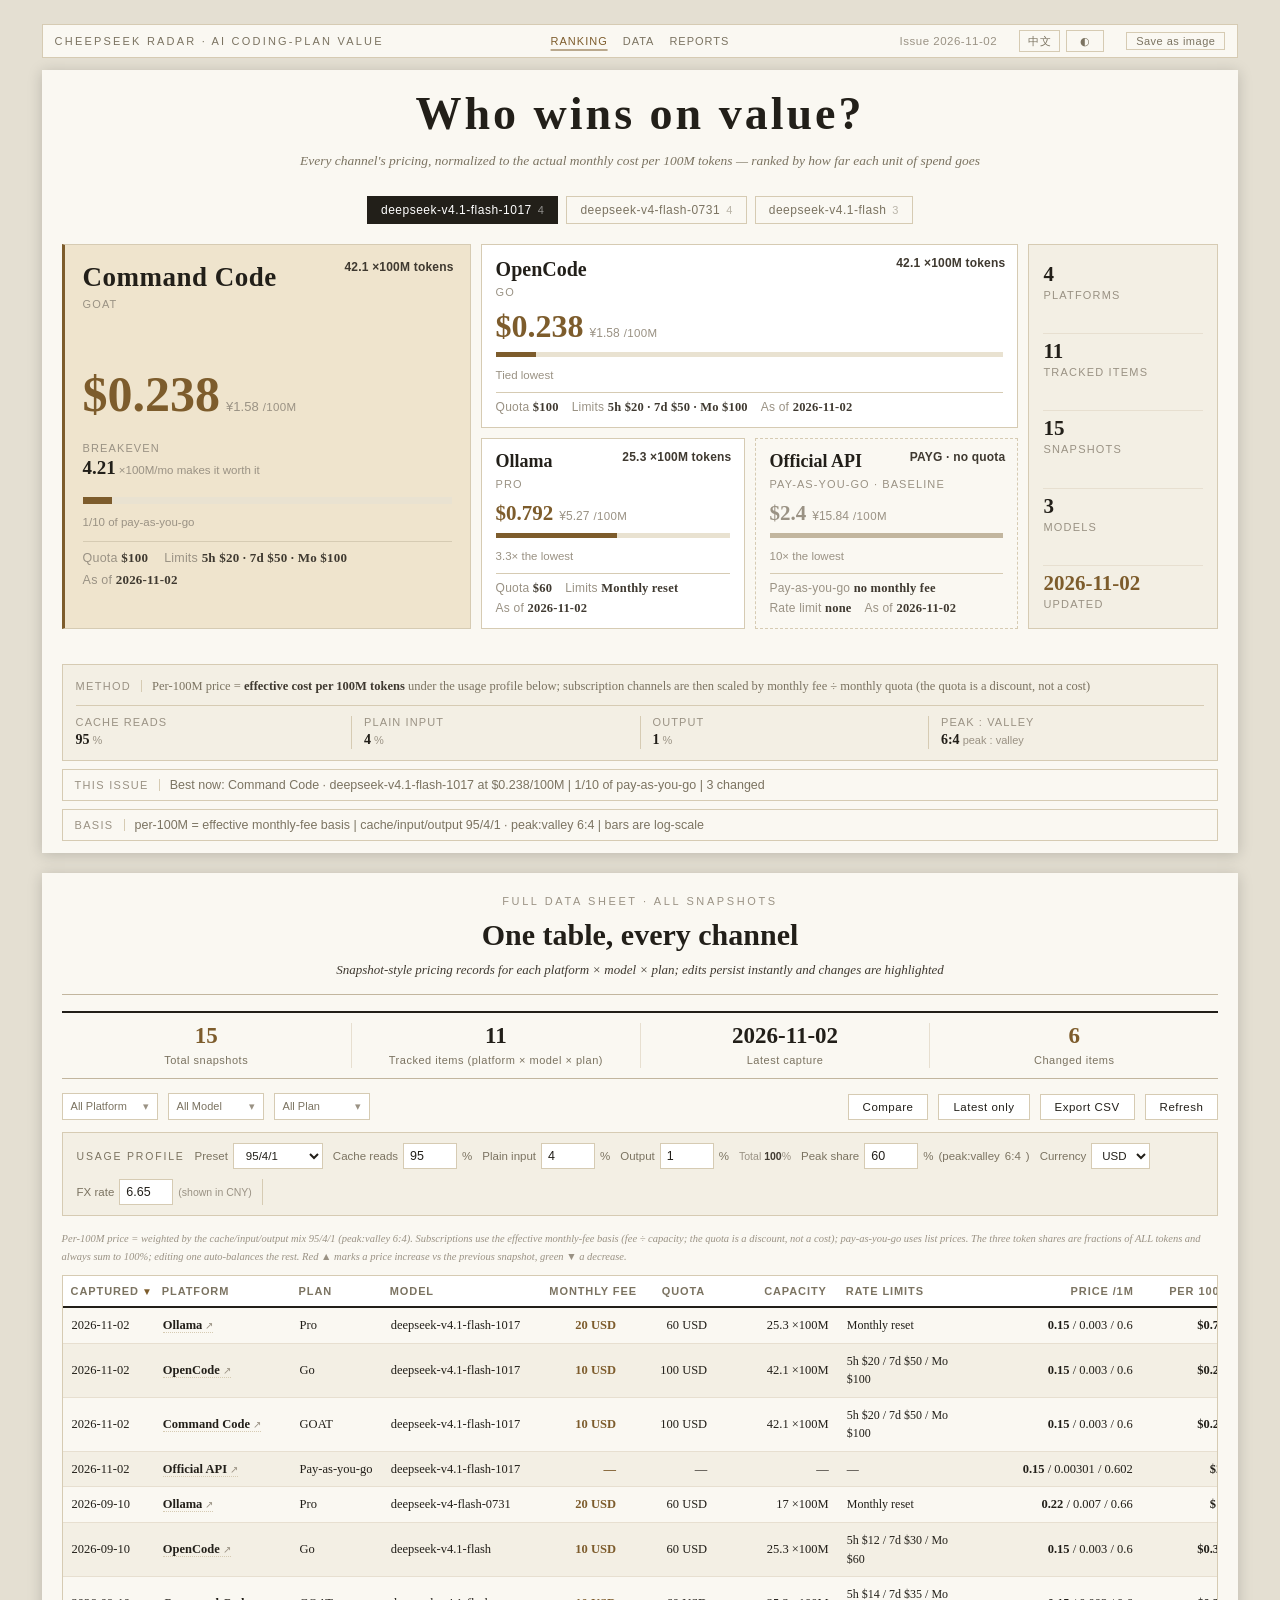
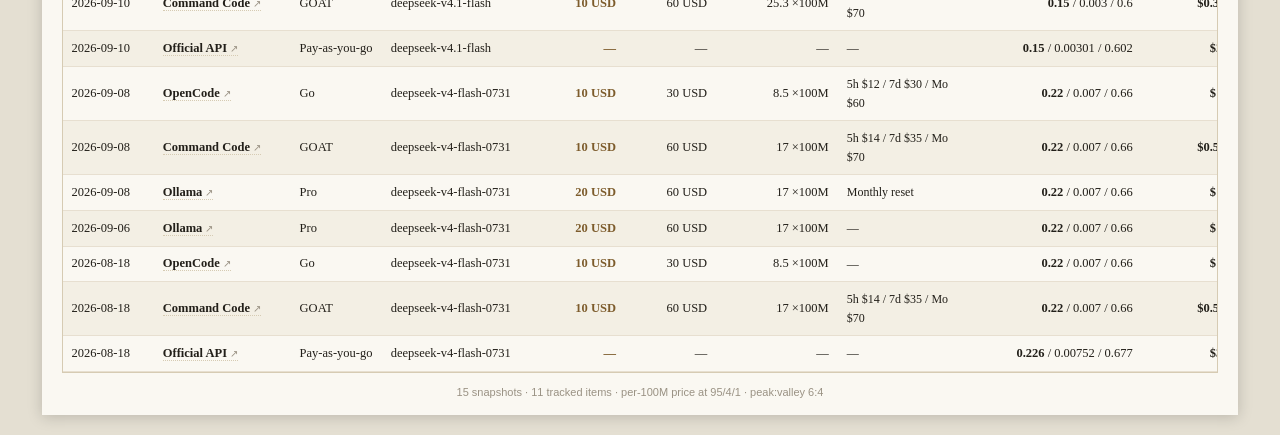
<file: site/index.html>
<!DOCTYPE html>
<html lang="zh-CN">
<head>
<meta charset="UTF-8">
<meta name="viewport" content="width=device-width, initial-scale=1.0">
<meta name="color-scheme" content="light dark">
<title>CheepSeek Radar · 模型套餐性价比监控台</title>
<link rel="icon" href="favicon.svg" type="image/svg+xml">
<link rel="icon" href="favicon.ico" sizes="16x16 32x32 48x48">
<link rel="apple-touch-icon" href="apple-touch-icon.png">
<script>
/* 语言偏好：localStorage > 浏览器语言（zh* → 中文，否则英文）；越早执行越少闪烁 */
  (function () {
    try {
      var v = localStorage.getItem("csr_lang");
      if (v !== "zh" && v !== "en") v = ((navigator.language || "en").toLowerCase().indexOf("zh") === 0) ? "zh" : "en";
      window.__LANG = v;
    } catch (e) { window.__LANG = "zh"; }
  })();
</script>
<script>
/* 主题偏好预读：localStorage csr_theme（light/dark/system）> system；越早执行越少闪烁 */
  (function () {
    var v = "system";
    try { v = localStorage.getItem("csr_theme") || "system"; } catch (e) {}
    if (v !== "light" && v !== "dark" && v !== "system") v = "system";
    var eff = v === "system" ? (matchMedia("(prefers-color-scheme: dark)").matches ? "dark" : "light") : v;
    var h = document.documentElement;
    h.setAttribute("data-theme", eff);
    h.setAttribute("data-theme-pref", v);
    h.style.colorScheme = eff;
    if (v === "system") h.setAttribute("data-theme-sys", matchMedia("(prefers-color-scheme: dark)").matches ? "dark" : "light");
  })();
</script>
<style>
  *, *::before, *::after { margin: 0; padding: 0; box-sizing: border-box; }
  :root {
    --serif: Georgia, "Source Han Serif SC", "Noto Serif SC", "Songti SC", "SimSun", serif;
    --serif-bold: "Source Han Serif SC", "Noto Serif SC", "Songti SC", "SimSun", Georgia, serif;
    --sans: "Source Han Sans SC", "Noto Sans SC", "Microsoft YaHei", "PingFang SC", "Helvetica Neue", Arial, sans-serif;
    /* 色系：青铜 BRONZE（暖纸底 + 双强调分工：青铜=价格/冠军，石板青=促销/次级标记） */
    --ink: #221f19;          /* 正文 */
    --ink-2: #3f3930;        /* 次级正文 */
    --muted: #7b7361;        /* 次要信息 */
    --muted-2: #9a9284;      /* 更淡的次要信息 */
    --line: #d6cbb3;         /* 主分隔线 */
    --line-soft: #e7dfd0;    /* 浅分隔线 */
    --line-deep: #c2b69f;    /* 深分隔线 */
    --paper: #faf8f2;        /* 纸底 */
    --band: #f3efe4;         /* 交替带 / 面板底 */
    --warm: #efe4cd;         /* 冠军格底 */
    --bar: #e9e2d1;          /* 进度槽 */
    --accent: #7d5c2c;       /* 主强调：价格 / 冠军 / 主 CTA */
    --accent-hi: #8f6a34;    /* 主强调悬停 */
    --accent2: #3f5d55;      /* 副强调：促销 / 徽章 / 次级标记 */
    --up: #9d4632;           /* 涨 */
    --down: #4a6b46;         /* 跌 */
    --page-bg: #e4dfd2;      /* 页面外底色 */
    --warm-hover: #f5ead6;   /* 冠军格悬停 */
    --row-hover: #f0e9da;    /* 表格行悬停 */
    /* 语义 token（主题系统）：card=格子/输入框/表头等表面色；on-ink=--ink 底上的文字；
       on-accent=--accent/--accent2 底上的文字；mask=modal 遮罩 */
    --card: #ffffff;
    --on-ink: #ffffff;
    --on-accent: #ffffff;
    --mask: rgba(26, 26, 26, .35);
    color-scheme: light;
  }
  /* ===== 深色主题：暖炭底 + 亮铜金（与浅色同一套衬线排版与版式） ===== */
  html[data-theme="dark"] {
    --page-bg: #171410;
    --paper: #211d16;
    --card: #2a251d;
    --band: #292319;
    --warm: #33291a;
    --warm-hover: #3d3220;
    --bar: #3b3425;
    --line: #453d2e;
    --line-soft: #352f24;
    --line-deep: #574d38;
    --ink: #ece5d6;
    --ink-2: #d5cbb8;
    --muted: #a89d87;
    --muted-2: #857b68;
    --accent: #c9a25e;
    --accent-hi: #d9b674;
    --accent2: #8fb3a8;
    --up: #d47b62;
    --down: #8fbc85;
    --row-hover: #2c261c;
    --on-ink: #1c1913;
    --on-accent: #241d10;
    --mask: rgba(0, 0, 0, .55);
    color-scheme: dark;
  }
  /* 导出卡钉浅色：深色下导出 PNG 仍渲染浅色版式（captureCard 克隆卡元素时无
     html[data-theme]，必须用类选择器在元素上重声明变量——克隆环境依然命中） */
  .hero-card, .c-card {
    --page-bg: #e4dfd2;
    --paper: #faf8f2;
    --card: #ffffff;
    --band: #f3efe4;
    --warm: #efe4cd;
    --warm-hover: #f5ead6;
    --bar: #e9e2d1;
    --line: #d6cbb3;
    --line-soft: #e7dfd0;
    --line-deep: #c2b69f;
    --ink: #221f19;
    --ink-2: #3f3930;
    --muted: #7b7361;
    --muted-2: #9a9284;
    --accent: #7d5c2c;
    --accent-hi: #8f6a34;
    --accent2: #3f5d55;
    --up: #9d4632;
    --down: #4a6b46;
    --row-hover: #f0e9da;
    --on-ink: #ffffff;
    --on-accent: #ffffff;
    --mask: rgba(26, 26, 26, .35);
  }
  html, body { height: 100%; }
  body {
    font-family: var(--serif); color: var(--ink);
    background: var(--page-bg); -webkit-font-smoothing: antialiased;
    display: flex; flex-direction: column;
  }
  .wrap { width: min(1760px, 96vw); margin: 0 auto; padding: 24px 16px 20px; flex: 1; display: flex; flex-direction: column; }

  /* ===== 头页（封面：TOP 榜 + 速览；与内页同风格，单页直落） ===== */
  /* 顶部品牌条：吸顶，极窄 */
  .h-brand {
    position: sticky; top: 0; z-index: 60;
    display: flex; align-items: center; gap: 12px;
    height: 34px; padding: 0 12px; margin-bottom: 12px;
    background: var(--paper); border: 1px solid var(--line);
    font-family: var(--sans); font-size: 11px; letter-spacing: 2.2px;
    color: var(--muted); text-transform: uppercase;
  }
  .h-brand-meta { margin-left: auto; letter-spacing: .5px; text-transform: none; font-size: 11.5px; color: var(--muted-2); }
  .h-brand-name { white-space: nowrap; }
  .h-nav {
    position: absolute; top: 50%; left: 50%; transform: translate(-50%, -50%);
    display: flex; align-items: center; gap: 15px;
    letter-spacing: 1px; z-index: 2;
  }
  .h-nav a {
    color: var(--muted); text-decoration: none; padding: 3px 0;
    border-bottom: 1px solid transparent;
  }
  .h-nav a:hover { color: var(--accent); }
  .h-nav a.on { color: var(--accent); border-bottom-color: var(--accent); }
  .hero-sheet { padding: 30px 26px 20px; margin-bottom: 20px; }
  .h-brand-save {
    font-family: var(--sans); font-size: 11px; letter-spacing: .5px;
    background: none; border: 1px solid var(--line); color: var(--muted);
    padding: 2px 9px; margin-left: 10px; cursor: pointer;
  }
  .h-brand-save:hover { border-color: var(--accent); color: var(--accent); }

  /* ===== 语言 / 主题切换控件 ===== */
  .h-tools { display: inline-flex; gap: 6px; align-items: center; margin-left: 10px; }
  .sw-group {
    display: inline-flex; align-items: center;
    border: 1px solid var(--line); background: var(--paper);
  }
  .sw-group button {
    border: none; background: none; font-family: var(--sans); font-size: 10.5px; letter-spacing: .5px;
    color: var(--muted); padding: 2px 8px; cursor: pointer; line-height: 1.6;
    min-width: 36px; text-align: center;
  }
  .sw-group button + button { border-left: 1px solid var(--line-soft); }
  .sw-group button.on { background: var(--accent); color: var(--on-accent); }
  .sw-group button:not(.on):hover { color: var(--accent); }

  /* ===== 头页 3:4 竖版导出（同版式的响应式重排：480×640，导出 1440×1920） ===== */
  .hero-card { width: 480px; height: 640px; background: var(--paper); border: 1px solid var(--line);
    box-shadow: 0 4px 20px rgba(0,0,0,0.18); display: flex; flex-direction: column; overflow: hidden;
    font-family: var(--serif); color: var(--ink); }
  .hc-head { padding: 16px 22px 10px; text-align: center; border-bottom: 2px solid var(--accent); }
  .hc-cat { font-family: var(--sans); font-size: 8.5px; letter-spacing: 2.6px; color: var(--muted-2); text-transform: uppercase; }
  .hc-title { font-family: var(--serif-bold); font-weight: 900; font-size: 27px; letter-spacing: 1.5px; line-height: 1.2; margin-top: 6px; }
  .hc-sub { font-family: var(--serif); font-style: italic; font-size: 9.5px; color: var(--muted); margin-top: 5px; line-height: 1.5; }
  .hc-body { flex: 1; padding: 11px 16px 6px; display: flex; flex-direction: column; gap: 0; }
  /* 让网格与算法带之间的剩余空间自然分配，避免底部大片空白 */
  .hc-grid { margin-bottom: auto; }
  .hc-chips { display: flex; justify-content: center; gap: 5px; margin-bottom: 9px; flex-wrap: wrap; }
  .hc-chips span { font-family: var(--sans); font-size: 8px; border: 1px solid var(--line); color: var(--muted); padding: 2px 7px; }
  .hc-chips span.on { background: var(--ink); border-color: var(--ink); color: var(--paper); }
  /* 网格：3 列 × 2 行；① 跨两行、② 跨两列、③④ 各一列——四格正好铺满，不留空列 */
  .hc-grid { display: grid; grid-template-columns: 1.42fr 1fr 1fr; grid-template-rows: 1fr 0.92fr; gap: 6px; flex: none; height: 252px; }
  .hc-cell { position: relative; border: 1px solid var(--line); background: #fff; padding: 7px 8px; display: flex; flex-direction: column; min-width: 0; overflow: hidden; }
  .hc-cap {
    align-self: flex-end; font-family: var(--sans); font-size: 8.5px; font-weight: 600; color: var(--ink-2);
    line-height: 1.3; white-space: nowrap; letter-spacing: .1px; text-align: right;
  }
  .hc-c1 { grid-column: 1; grid-row: 1 / 3; background: var(--warm); border-left: 3px solid var(--accent); padding: 10px 11px; }
  .hc-c2 { grid-column: 2 / 4; grid-row: 1; }
  .hc-c3 { grid-column: 2; grid-row: 2; }
  .hc-c4 { grid-column: 3; grid-row: 2; border-style: dashed; background: none; }
  /* ③④ 小格：字号与间距收紧，避免在窄格内换行 */
  .hc-c3 .hc-ft, .hc-c4 .hc-ft { gap: 2px 6px; }
  .hc-c3 .hc-ft i, .hc-c4 .hc-ft i { font-size: 6.5px; }
  .hc-c3 .hc-ft i b, .hc-c4 .hc-ft i b { font-size: 7px; }
  .hc-top { display: flex; flex-direction: column; gap: 1px; }
  .hc-pf { font-family: var(--serif-bold); font-weight: 900; font-size: 14px; line-height: 1.2; min-width: 0; }
  .hc-c1 .hc-pf { font-size: 20px; }
  .hc-c2 .hc-pf { font-size: 15px; }
  .hc-c4 .hc-pf { color: var(--muted); }
  .hc-pl { font-family: var(--sans); font-size: 6.5px; letter-spacing: 1px; color: var(--muted-2); margin-top: 2px; text-transform: uppercase; }
  .hc-pr { font-family: var(--serif-bold); font-weight: 900; color: var(--accent); line-height: 1.05; margin-top: auto; padding-top: 7px; }
  .hc-c1 .hc-pr { font-size: 33px; }
  .hc-c2 .hc-pr { font-size: 20px; }
  .hc-c3 .hc-pr, .hc-c4 .hc-pr { font-size: 14px; }
  .hc-c4 .hc-pr { color: var(--muted); }
  .hc-pr .alt { font-family: var(--sans); font-size: 7.5px; font-weight: 400; color: var(--muted-2); margin-left: 4px; }
  .hc-pr .u { font-family: var(--sans); font-size: 7px; font-weight: 400; color: var(--muted-2); margin-left: 2px; }
  .hc-bar { height: 4px; background: var(--bar); margin-top: 6px; }
  .hc-c1 .hc-bar { height: 5px; margin-top: 8px; }
  .hc-bar i { display: block; height: 100%; background: var(--accent); }
  .hc-c4 .hc-bar i { background: var(--muted-2); }
  .hc-tg { margin-top: 5px; display: flex; gap: 4px; align-items: center; flex-wrap: wrap; }
  .hc-pm { font-family: var(--sans); font-size: 6.5px; color: #fff; background: var(--accent2); padding: 1px 4px; }
  .hc-mu { font-family: var(--sans); font-size: 7px; color: var(--muted-2); }
  .hc-ft { margin-top: 6px; padding-top: 5px; border-top: 1px solid var(--line); display: flex; flex-wrap: wrap; gap: 3px 8px; }
  .hc-ft i { font-style: normal; font-family: var(--sans); font-size: 7px; color: var(--muted-2); }
  .hc-ft i b { font-family: var(--serif-bold); font-weight: 700; color: var(--ink-2); font-size: 7.5px; }
  .hc-algo { border: 1px solid var(--line); background: var(--band); padding: 7px 9px; margin-top: 9px; flex: none; }
  .hc-algo .hd { font-family: var(--sans); font-size: 7px; letter-spacing: 1.4px; color: var(--muted-2); text-transform: uppercase; padding-bottom: 5px; border-bottom: 1px solid var(--line); }
  .hc-algo .kvs { display: flex; gap: 0; margin-top: 6px; }
  .hc-algo .kv { flex: 1 1 0; min-width: 0; padding: 0 7px; border-right: 1px solid var(--line); }
  .hc-algo .kv:first-child { padding-left: 0; }
  .hc-algo .kv:last-child { border-right: none; padding-right: 0; }
  .hc-algo .kv dt { font-family: var(--sans); font-size: 6.5px; letter-spacing: .8px; color: var(--muted-2); text-transform: uppercase; }
  .hc-algo .kv dd { font-family: var(--serif-bold); font-weight: 900; font-size: 10px; color: var(--ink); margin-top: 2px; line-height: 1.2; white-space: nowrap; }
  .hc-algo .kv dd small { font-family: var(--sans); font-size: 6.5px; font-weight: 400; color: var(--muted-2); margin-left: 2px; }
  .hc-stats { display: grid; grid-template-columns: repeat(4, 1fr); border-top: 1px solid var(--line-deep); border-bottom: 1px solid var(--line-deep); margin-top: 10px; padding: 7px 0; }
  .hc-stats .st { text-align: center; }
  .hc-stats .st + .st { border-left: 1px solid var(--line); }
  .hc-stats .st b { display: block; font-family: var(--serif-bold); font-size: 13px; font-weight: 900; color: var(--ink); line-height: 1.15; }
  .hc-stats .st.mid b { color: var(--accent); }
  .hc-stats .st i { font-style: normal; font-family: var(--sans); font-size: 6.5px; letter-spacing: .8px; color: var(--muted-2); }
  .hc-note { font-family: var(--sans); font-size: 7px; color: var(--muted-2); line-height: 1.5; padding: 6px 0 0; }
  .hc-foot { border-top: 1px solid var(--line); background: var(--warm); padding: 8px 22px 10px; }
  .hc-foot .nt { font-family: var(--serif); font-style: italic; font-size: 9px; color: var(--ink-2); line-height: 1.55;
    display: -webkit-box; -webkit-line-clamp: 2; -webkit-box-orient: vertical; overflow: hidden; }
  .hc-foot .sc { font-family: var(--sans); font-size: 7px; color: var(--muted-2); margin-top: 3px; }

  .h-title { text-align: center; margin-bottom: 24px; }
  .h-title h1 {
    font-family: var(--serif-bold); font-weight: 900;
    font-size: 46px; letter-spacing: 3px; line-height: 1.12; margin-bottom: 10px;
  }
  .h-sub { font-style: italic; font-size: 13.5px; color: var(--muted); line-height: 1.65; }

  /* 模型筛选 chips（不是页面切换，是榜单维度） */
  .h-chips { display: flex; justify-content: center; flex-wrap: wrap; gap: 8px; margin-bottom: 20px; }
  .h-chip {
    font-family: var(--sans); font-size: 12px; letter-spacing: .5px;
    background: none; border: 1px solid var(--line); color: var(--muted);
    padding: 6px 13px; cursor: pointer;
  }
  .h-chip:hover { border-color: var(--accent); color: var(--accent); }
  .h-chip.on { background: var(--ink); border-color: var(--ink); color: var(--on-ink); }
  .h-chip-n { margin-left: 6px; opacity: .5; font-size: 11px; }

  /* 错落版式：左大块跨两行、中上横块跨两列、中下两块、右侧窄栏通高 */
  .h-mosaic {
    display: grid;
    grid-template-columns: 1.55fr 1fr 1fr 0.72fr;
    grid-template-rows: minmax(104px, auto) minmax(104px, auto);
    gap: 10px;
  }
  .h-cell {
    position: relative; border: 1px solid var(--line); background: var(--card);
    padding: 12px 14px; cursor: pointer; min-width: 0;
    display: flex; flex-direction: column;
  }
  .h-cap {
    position: absolute; top: 10px; right: 12px; z-index: 1;
    font-family: var(--sans); font-size: 12px; font-weight: 600; color: var(--ink-2);
    text-align: right; line-height: 1.4; white-space: nowrap; letter-spacing: .2px;
    background: inherit; padding-left: 6px;
  }
  .h-c1 .h-cap { top: 14px; right: 16px; }
  .h-cell:hover { background: var(--band); }
  .h-c1 { grid-column: 1; grid-row: 1 / 3; background: var(--warm); border-left: 3px solid var(--accent); padding: 16px 18px; }
  .h-c1:hover { background: var(--warm-hover); }
  .h-c2 { grid-column: 2 / 4; grid-row: 1; }
  .h-c3 { grid-column: 2; grid-row: 2; }
  .h-c4 { grid-column: 3; grid-row: 2; }
  /* 官方直充基准格：虚线边框、灰字——是"锚点"而非竞争者 */
  .h-off { border-style: dashed; background: none; }
  .h-off:hover { background: var(--band); }
  .h-off .h-price { color: var(--muted-2); }
  .h-off .h-bar i { background: var(--line-deep); }

  /* ── 字号层级（2026-09-12 可读性重排）───────────────────────────────
     原则：压缩式重映射——底部抬到可读下限，顶部不动，保留层级感。
     头页在 1:1 屏幕上阅读：决策相关信息（额度/窗口/抓取日/算法口径）
     不低于 12px；纯标签类上行文字（uppercase + 字距）下限 11px。
     最大:最小 由 50:8 = 6.3× 收敛为 50:11 = 4.5×，层级更紧、更耐看。 */
  .h-plat { font-family: var(--serif-bold); font-weight: 900; font-size: 18px; line-height: 1.2; padding-right: 112px; }
  .h-c1 .h-plat { font-size: 27px; letter-spacing: .5px; }
  .h-c2 .h-plat { font-size: 20px; }
  .h-plan { font-family: var(--sans); font-size: 11px; letter-spacing: 1.1px; color: var(--muted-2); margin-top: 5px; text-transform: uppercase; }
  .h-price { font-family: var(--serif-bold); font-weight: 900; color: var(--accent); line-height: 1.05; margin-top: auto; padding-top: 12px; }
  .h-c1 .h-price { font-size: 50px; }
  .h-c2 .h-price { font-size: 32px; }
  .h-c3 .h-price, .h-c4 .h-price { font-size: 21px; }
  .h-price .alt { font-family: var(--sans); font-size: 12px; font-weight: 400; color: var(--muted-2); margin-left: 6px; }
  .h-c1 .h-price .alt { font-size: 13px; }
  .h-unit { font-family: var(--sans); font-size: 11.5px; font-weight: 400; color: var(--muted-2); margin-left: 4px; letter-spacing: .4px; }
  .h-bar { height: 5px; background: var(--bar); margin-top: 9px; overflow: hidden; }
  .h-c1 .h-bar { height: 7px; margin-top: 13px; }
  .h-bar i { display: block; height: 100%; background: var(--accent); transform-origin: left; }
  .h-tags { margin-top: 8px; display: flex; flex-wrap: wrap; gap: 6px 8px; align-items: center; min-height: 20px; }
  .h-promo { font-family: var(--sans); font-size: 11px; line-height: 1.5; letter-spacing: .3px; color: var(--on-accent); background: var(--accent2); padding: 1px 7px; }
  .h-mult { font-family: var(--sans); font-size: 11.5px; color: var(--muted-2); }
  /* 决策相关事实行（额度 / 窗口 / 计价方式）：给每格补一条"值不值"的实据，不堆装饰 */
  .h-facts { margin-top: 7px; padding-top: 7px; border-top: 1px solid var(--line); display: flex; flex-wrap: wrap; gap: 5px 13px; }
  .h-c1 .h-facts { margin-top: 9px; padding-top: 8px; gap: 6px 16px; }
  .h-facts i { font-style: normal; font-family: var(--sans); font-size: 12px; color: var(--muted-2); letter-spacing: .2px; }
  .h-c1 .h-facts i { font-size: 12.5px; }
  .h-facts i b { font-family: var(--serif-bold); font-weight: 700; color: var(--ink-2); font-size: 12.5px; }
  .h-c1 .h-facts i b { font-size: 13px; }
  .h-cta { font-family: var(--sans); font-size: 11.5px; letter-spacing: .9px; color: var(--accent); margin-top: 10px; opacity: 0; }
  .h-c1:hover .h-cta { opacity: 1; }
  /* 冠军格：价格与买得到多少并列呈现（横排，用足高度而不留空） */
  .h-c1-row { display: flex; align-items: flex-end; gap: 22px; flex-wrap: wrap; margin-top: auto; padding-top: 12px; }
  .h-c1-row .h-price { margin-top: 0; padding-top: 0; }
  .h-c1-kv { padding-bottom: 4px; }
  .h-c1-kv dt { font-family: var(--sans); font-size: 11px; letter-spacing: 1.1px; color: var(--muted-2); text-transform: uppercase; }
  .h-c1-kv dd { font-family: var(--serif-bold); font-weight: 900; font-size: 19px; color: var(--ink); line-height: 1.25; margin-top: 2px; }
  .h-c1-kv dd small { font-family: var(--sans); font-size: 11.5px; font-weight: 400; color: var(--muted-2); margin-left: 3px; }

  /* 右侧速览栏（通高） */
  .h-stats {
    grid-column: 4; grid-row: 1 / 3;
    border: 1px solid var(--line); background: var(--band);
    padding: 12px 14px; display: flex; flex-direction: column; justify-content: space-between;
  }
  .h-stat + .h-stat { border-top: 1px solid var(--line-soft); }
  .h-stat { padding: 6px 0; }
  .h-stat-n { font-family: var(--serif-bold); font-weight: 900; font-size: 21px; line-height: 1.1; color: var(--ink); }
  .h-stat-n.accent { color: var(--accent); }
  .h-stat-l { font-family: var(--sans); font-size: 11px; letter-spacing: 1.2px; color: var(--muted-2); text-transform: uppercase; margin-top: 3px; }

  /* 算法口径带：头页底部，说明"每亿价怎么算出来的"（信息而非装饰） */
  .h-algo { border: 1px solid var(--line); background: var(--band); padding: 11px 13px; margin-bottom: 8px; }
  .h-algo-lead { display: flex; align-items: baseline; gap: 10px; padding-bottom: 9px; border-bottom: 1px solid var(--line); }
  .h-algo-tag {
    font-family: var(--sans); font-size: 11px; letter-spacing: 1.3px; text-transform: uppercase;
    color: var(--muted-2); border-right: 1px solid var(--line); padding-right: 10px; flex: none;
  }
  .h-algo-txt { font-size: 12.5px; color: var(--muted); line-height: 1.6; }
  .h-algo-txt b { color: var(--ink-2); font-weight: 600; }
  .h-algo-cells { display: flex; flex-wrap: wrap; gap: 12px 0; margin-top: 10px; }
  .h-algo-cells .kv { flex: 1 1 0; min-width: 118px; padding: 0 12px; border-right: 1px solid var(--line); }
  .h-algo-cells .kv:first-child { padding-left: 0; }
  .h-algo-cells .kv:last-child { border-right: none; padding-right: 0; }
  .h-algo-cells .kv dt { font-family: var(--sans); font-size: 11px; letter-spacing: 1.1px; color: var(--muted-2); text-transform: uppercase; }
  .h-algo-cells .kv dd { font-family: var(--serif-bold); font-weight: 900; font-size: 14px; color: var(--ink); margin-top: 3px; line-height: 1.3; }
  .h-algo-cells .kv dd small { font-family: var(--sans); font-size: 11px; font-weight: 400; color: var(--muted-2); margin-left: 3px; }
  .h-algo-cells .kv dd em { font-style: normal; color: var(--accent); }

  .h-more { text-align: right; font-family: var(--sans); font-size: 12px; color: var(--muted-2); margin: 8px 2px 12px; min-height: 15px; }
  .h-note {
    display: flex; align-items: center; gap: 10px; min-height: 32px;
    padding: 7px 12px; border: 1px solid var(--line);
    font-family: var(--sans); font-size: 12.5px; color: var(--muted); margin-bottom: 8px;
  }
  .h-note:last-child { margin-bottom: 0; }
  .h-note-tag {
    font-size: 11px; letter-spacing: 1.3px; text-transform: uppercase; color: var(--muted-2);
    border-right: 1px solid var(--line); padding-right: 10px; flex: none;
  }

  /* 首屏错峰入场（仅首次渲染；尊重减弱动效偏好） */
  @keyframes hIn { from { opacity: 0; transform: translateY(10px); } to { opacity: 1; transform: none; } }
  @keyframes hBarGrow { from { transform: scaleX(0); } to { transform: scaleX(1); } }
  .hero-sheet.h-anim .h-cell, .hero-sheet.h-anim .h-stats { animation: hIn .42s cubic-bezier(.22,.61,.36,1) both; }
  /* 价格条生长：宽度由 JS 直接写入目标值（不依赖 rAF，任何环境都能正确渲染），动画用纯 CSS transform */
  .hero-sheet.h-anim .h-bar i { animation: hBarGrow .62s cubic-bezier(.22,.61,.36,1) both; }
  .h-anim .h-c1 { animation-delay: 180ms; }
  .h-anim .h-c2 { animation-delay: 60ms; }
  .h-anim .h-c3 { animation-delay: 120ms; }
  .h-anim .h-c4 { animation-delay: 150ms; }
  .h-anim .h-stats { animation-delay: 30ms; }
  .h-anim .h-c1 .h-bar i { animation-delay: 300ms; }
  .h-anim .h-c2 .h-bar i { animation-delay: 180ms; }
  .h-anim .h-c3 .h-bar i { animation-delay: 240ms; }
  .h-anim .h-c4 .h-bar i { animation-delay: 270ms; }
  @media (prefers-reduced-motion: reduce) {
    .hero-sheet.h-anim .h-cell, .hero-sheet.h-anim .h-stats, .hero-sheet.h-anim .h-bar i { animation: none; }
  }

  /* 窄屏回退：单列堆叠（保持可读） */
  @media (max-width: 1040px) {
    .h-mosaic { grid-template-columns: 1fr 1fr; grid-template-rows: none; }
    .h-c1 { grid-column: 1 / 3; grid-row: auto; }
    .h-c2 { grid-column: 1 / 3; grid-row: auto; }
    .h-c3 { grid-column: 1; grid-row: auto; }
    .h-c4 { grid-column: 2; grid-row: auto; }
    .h-stats { grid-column: 1 / 3; grid-row: auto; }
    .h-title h1 { font-size: 34px; }
    .h-c1 .h-price { font-size: 38px; }
  }
  @media (max-width: 760px) {
    .h-brand { height: auto; min-height: 34px; flex-wrap: wrap; padding: 7px 10px; row-gap: 5px; }
    .h-brand-sub { display: none; }
    .h-nav { position: static; transform: none; order: 4; width: 100%; margin-left: 0; gap: 18px; justify-content: center; }
    .h-brand-meta { margin-left: auto; }
    .h-brand-save { margin-left: 0; }
    .h-cap { position: static; align-self: flex-end; background: none; padding: 0 0 2px; }
    .h-c1 .h-cap { position: static; }
    .h-plat { padding-right: 0; }
  }

  /* ===== 页眉 ===== */
  /* 数据台画布内的标题区（与头页统一：标题也在画布内） */
  .sheet-head { text-align: center; padding: 4px 0 0; margin-bottom: 16px; }
  .sheet-head .category { margin-bottom: 10px; }
  .sheet-head h1 { font-size: 30px; margin-bottom: 7px; }
  .sheet-head .subtitle { font-size: 13px; }
  .sheet-head .rule { margin: 14px 0 0; }
  .category {
    font-family: var(--sans); font-size: 11px; letter-spacing: 2.6px; text-transform: uppercase;
    color: var(--muted-2); text-align: center; margin-bottom: 8px;
  }
  h1 {
    font-family: var(--serif-bold); font-weight: 900;
    font-size: 34px; line-height: 1.2; text-align: center; margin-bottom: 6px;
  }
  .subtitle { font-style: italic; font-size: 14px; color: var(--ink-2); text-align: center; line-height: 1.55; }
  .rule { border: none; border-top: 1px solid var(--line-deep); margin: 14px 0; }

  /* ===== 面板纸卡 ===== */
  .sheet {
    background-color: var(--paper);
    box-shadow: 0 2px 14px rgba(0,0,0,0.18);
    padding: 18px 20px 12px;
    flex: 1; display: flex; flex-direction: column;
  }

  /* ===== 统计条 ===== */
  .stats { display: grid; grid-template-columns: repeat(4, 1fr); border-top: 2px solid var(--ink); border-bottom: 1px solid var(--line-deep); padding: 10px 0; margin-bottom: 14px; }
  .stat { text-align: center; padding: 0 8px; }
  .stat + .stat { border-left: 1px solid var(--line-soft); }
  .stat-num { font-family: var(--serif-bold); font-size: 23px; font-weight: 900; line-height: 1.15; margin-bottom: 2px; color: var(--accent); }
  .stat-num.plain { color: var(--ink); }
  .stat-label { font-size: 11px; color: var(--muted); line-height: 1.5; font-family: var(--sans); letter-spacing: 0.5px; }

  /* ===== 工具条 ===== */
  .toolbar { display: flex; align-items: center; gap: 10px; flex-wrap: wrap; margin-bottom: 12px; }
  .btn-primary {
    font-family: var(--sans); font-size: 11.5px; letter-spacing: 1px;
    background: var(--accent); color: var(--on-accent); border: none; padding: 7px 18px; cursor: pointer;
  }
  .btn-primary:hover { background: var(--accent-hi); }
  .btn-ghost {
    font-family: var(--sans); font-size: 11.5px; letter-spacing: 0.5px;
    background: var(--card); color: var(--ink); border: 1px solid var(--line); padding: 6px 14px; cursor: pointer;
  }
  .btn-ghost:hover { border-color: var(--accent); color: var(--accent); }
  .btn-ghost.on { background: var(--accent); border-color: var(--accent); color: var(--on-accent); }
  .btn-ghost.on:hover { color: var(--on-accent); }
  .sel {
    font-family: var(--sans); font-size: 11px; color: var(--muted);
    background: var(--card); border: 1px solid var(--line); padding: 6px 8px; cursor: pointer;
  }
  .sel:hover { border-color: var(--accent); }
  .toolbar .spacer { flex: 1; }

  /* ===== 多选下拉组件 ===== */
  .ms { position: relative; display: inline-block; }
  .ms-btn { min-width: 96px; text-align: left; }
  .ms-btn .caret { float: right; color: var(--muted-2); }
  .ms-menu {
    position: absolute; top: calc(100% + 3px); left: 0; z-index: 90;
    background: var(--paper); border: 1px solid var(--line);
    box-shadow: 0 6px 22px rgba(0,0,0,0.18);
    min-width: 190px; max-height: 260px; overflow-y: auto; padding: 5px 0;
  }
  .ms-menu[hidden] { display: none; }
  .ms-opt {
    display: flex; align-items: center; gap: 7px;
    font-family: var(--sans); font-size: 11.5px; color: var(--ink);
    padding: 5px 12px; cursor: pointer; white-space: nowrap;
  }
  .ms-opt:hover { background: var(--band); }
  .ms-opt input { accent-color: var(--accent); width: 13px; height: 13px; cursor: pointer; margin: 0; }
  .ms-opt .cnt { margin-left: auto; color: var(--muted-2); font-size: 11px; }
  .ms-all { border-bottom: 1px solid var(--line); margin-bottom: 4px; padding-bottom: 6px; }
  .ms-empty { padding: 8px 12px; font-family: var(--sans); font-size: 11.5px; color: var(--muted-2); }

  /* ===== 算法参数区 ===== */
  .control-box {
    border: 1px solid var(--line); background: var(--band);
    padding: 10px 14px; margin: 0 0 10px;
  }
  .algo-row { display: flex; align-items: flex-end; gap: 10px; flex-wrap: wrap; }
  .algo-label {
    font-family: var(--sans); font-size: 10.5px; letter-spacing: 1.8px; color: var(--muted);
    text-transform: uppercase; padding-bottom: 7px;
  }
  .algo-row label {
    display: flex; align-items: baseline; gap: 5px;
    font-family: var(--sans); font-size: 11.5px; color: var(--muted);
  }
  .algo-row input[type="number"] {
    width: 54px; border: 1px solid var(--line); background: var(--card);
    font-family: var(--sans); font-size: 12.5px; color: var(--ink); padding: 5px 6px;
  }
  .algo-row select {
    border: 1px solid var(--line); background: var(--card);
    font-family: var(--sans); font-size: 11.5px; color: var(--ink); padding: 5px 6px; cursor: pointer;
  }
  .algo-row .dim2 { font-size: 10.5px; color: var(--muted-2); }
  .algo-row .comp-total {
    font-family: var(--sans); font-size: 10.5px; color: var(--muted-2);
    padding-bottom: 7px; white-space: nowrap;
  }
  .algo-row .comp-total b { color: var(--ink-2); font-weight: 600; }
  .algo-row input[type="number"]:focus { outline: none; border-color: var(--accent); }
  .algo-row input[type="text"] {
    width: 118px; border: 1px solid var(--line); background: var(--card);
    font-family: var(--sans); font-size: 12px; color: var(--ink); padding: 5px 8px;
  }
  .algo-row .sep { width: 1px; align-self: stretch; background: var(--line); }
  .algo-row .btn-ghost { padding: 5px 12px; font-size: 10.5px; }
  #tplSelect { font-family: var(--sans); font-size: 11.5px; border: 1px solid var(--line); background: var(--card); color: var(--ink); padding: 5px 8px; cursor: pointer; }

  /* ===== 管理表格（衬线正文/右对齐数值/斑马纹/大写表头） ===== */
  .table-scroll { overflow-x: auto; border: 1px solid var(--line); }
  table.data { width: 100%; border-collapse: collapse; table-layout: fixed; min-width: 1520px; }
  table.data thead th {
    font-family: var(--sans); font-size: 11px; letter-spacing: .9px;
    color: var(--muted); font-weight: 600; padding: 9px 8px;
    border-bottom: 2px solid var(--ink); text-align: right; text-transform: uppercase;
    white-space: nowrap; background: var(--card);
  }
  table.data thead th:first-child { text-align: left; }
  table.data thead th.l { text-align: left; }
  table.data thead th.sortable { cursor: pointer; user-select: none; }
  table.data thead th.sortable:hover { color: var(--accent); }
  table.data thead th .arrow { font-size: 10px; margin-left: 3px; color: var(--accent); }
  table.data td { font-size: 12.5px; padding: 8px 9px; text-align: right; border-bottom: 1px solid var(--line-soft); white-space: nowrap; }
  table.data td:first-child { text-align: left; }
  table.data td.l { text-align: left; }
  /* 窗口限制列：长文本允许换行，避免溢出挤压相邻列；促销列同理（英文促销文本较长） */
  table.data td.tdw { white-space: normal; line-height: 1.55; font-size: 12px; }
  table.data td.promo { white-space: normal; line-height: 1.5; }
  table.data tbody tr.alt td { background: var(--band); }
  table.data tbody tr:hover td { background: var(--row-hover); }
  /* 整行可点击（查看条目图文卡）：手型提示，避免误认为纯文本行 */
  table.data tbody tr { cursor: pointer; }
  table.data tbody tr td.op a { cursor: pointer; }
  table.data .mono { font-family: var(--serif-bold); font-weight: 700; }
  table.data .fee { color: var(--accent); font-weight: 700; }
  table.data .promo { color: var(--accent2); font-style: italic; font-size: 11.5px; }
  table.data .pctup { color: var(--up); font-weight: 700; font-size: 11px; }
  table.data .pctdown { color: var(--down); font-weight: 700; font-size: 11px; }
  table.data .eq { color: var(--muted-2); font-size: 11px; }
  table.data .op a {
    font-family: var(--sans); font-size: 11.5px; color: var(--accent);
    text-decoration: underline; cursor: pointer; margin-left: 8px;
  }
  table.data .op a.del { color: var(--up); }
  /* 平台名 → 官网跳转（hover 反馈 + 点击新窗口打开） */
  table.data .plat-link {
    color: inherit; text-decoration: none;
    border-bottom: 1px dotted var(--line); cursor: pointer;
  }
  table.data .plat-link:hover { color: var(--accent); border-bottom-color: var(--accent); }
  table.data .plat-link .ext { font-size: 10px; color: var(--muted-2); margin-left: 3px; font-family: var(--sans); }
  table.data .plat-link:hover .ext { color: var(--accent); }
  .price3 { font-size: 11px; }
  .price3 b { font-weight: 700; }

  /* 价格列 hover 弹层（完整价格矩阵：谷/峰） */
  .price-cell { position: relative; }
  .price-tip {
    position: absolute; z-index: 50; left: 0; top: 100%;
    background: var(--paper); border: 1px solid var(--line);
    box-shadow: 0 6px 22px rgba(0,0,0,0.18);
    padding: 8px 12px; min-width: 250px; display: none;
    font-family: var(--sans); font-size: 11.5px; text-align: left; line-height: 1.8;
  }
  .price-cell:hover .price-tip { display: block; }
  /* 最后一行：弹窗向上弹，避免撑出容器垂直滚动导致晃动 */
  .price-cell.up .price-tip { top: auto; bottom: 100%; margin-bottom: 4px; }
  .tip-row { white-space: nowrap; }
  .tip-row b { color: var(--accent); }
  .tip-row .dim { color: var(--muted-2); font-size: 10.5px; }

  /* 变化列：条目多时收起为一行摘要，悬停展示完整浮窗（与价格列同款交互）
     右对齐锚定，避免靠右的列把浮窗顶出表格容器 */
  .chg-cell { position: relative; }
  .chg-brief { white-space: nowrap; }
  .chg-era { font-family: var(--sans); font-size: 11px; letter-spacing: .4px; color: var(--muted-2); margin-right: 4px; }
  .chg-tip .chg-base { display: block; margin-bottom: 2px; font-size: 11px; color: var(--muted-2); }
  .chg-tip {
    position: absolute; z-index: 50; right: 0; left: auto; top: 100%;
    background: var(--paper); border: 1px solid var(--line);
    box-shadow: 0 6px 22px rgba(0,0,0,0.18);
    padding: 8px 12px; min-width: 200px; display: none;
    font-family: var(--sans); font-size: 11.5px; text-align: left; line-height: 1.9;
  }
  .chg-tip > span { display: block; white-space: nowrap; }
  .chg-cell:hover .chg-tip { display: block; }
  /* 最后几行：浮窗向上弹，避免撑出容器底部导致滚动 */
  .chg-cell.up .chg-tip { top: auto; bottom: 100%; margin-bottom: 4px; }

  /* ===== 空状态 ===== */
  .empty { text-align: center; padding: 46px 0; color: var(--muted-2); font-size: 13px; line-height: 2; }

  /* ===== 底栏 ===== */
  .foot { margin-top: auto; padding-top: 10px; font-family: var(--sans); font-size: 11px; color: var(--muted-2); text-align: center; line-height: 1.8; }
  .foot .byebye {
    font-family: var(--sans); font-size: 10.5px; color: var(--muted-2); background: none;
    border: 1px solid var(--line); padding: 2px 9px; margin-left: 8px; cursor: pointer;
    letter-spacing: 0.5px; vertical-align: 1px;
  }
  .foot .byebye:hover { color: var(--up); border-color: var(--up); }
  .stopped {
    display: flex; align-items: center; justify-content: center; height: 100vh;
    font-family: var(--serif); color: var(--muted); font-size: 15px; text-align: center; line-height: 2;
  }

  /* ===== Modal ===== */
  .modal-mask {
    position: fixed; inset: 0; z-index: 100;
    background: var(--mask);
    display: flex; justify-content: center;
    overflow-y: auto; padding: 24px 0;
  }
  .modal-mask[hidden] { display: none; }
  .modal-card {
    width: 640px; max-width: 94vw;
    background: var(--paper); border: 1px solid var(--line);
    box-shadow: 0 10px 34px rgba(0,0,0,0.3);
    padding: 18px 22px;
    margin: auto;   /* 不超高时垂直居中;超高时退化为可滚动不裁内容 */
  }
  .modal-head { display: flex; justify-content: space-between; align-items: center; margin-bottom: 14px; }
  .modal-title { font-family: var(--serif-bold); font-size: 17px; font-weight: 900; }
  .modal-x { background: none; border: none; font-size: 15px; color: var(--muted-2); cursor: pointer; padding: 2px 8px; line-height: 1; }
  .modal-x:hover { color: var(--accent); }
  .form-grid { display: grid; grid-template-columns: 1fr 1fr; gap: 10px 16px; }
  .fld { display: flex; flex-direction: column; }
  .fld.full { grid-column: 1 / -1; }
  .fld label {
    font-family: var(--sans); font-size: 10.5px; letter-spacing: 1.3px;
    color: var(--muted); margin-bottom: 4px; text-transform: uppercase;
  }
  .fld label .req { color: var(--up); }
  .fld input, .fld select, .fld textarea {
    font-family: var(--sans); font-size: 12.5px; color: var(--ink);
    border: 1px solid var(--line); background: var(--card); padding: 6px 8px;
  }
  .fld input:focus, .fld select:focus, .fld textarea:focus { outline: none; border-color: var(--accent); }
  .fld textarea { resize: vertical; min-height: 54px; }
  .fld .hint { font-size: 10.5px; color: var(--muted-2); font-style: italic; margin-top: 3px; }
  .modal-foot { display: flex; align-items: center; gap: 12px; border-top: 1px solid var(--line); padding-top: 14px; margin-top: 16px; }
  #modalStatus { font-size: 11.5px; color: var(--muted); }

  /* ===== 图文卡 · 卡内参数条（只影响当前卡，不改全局） ===== */
  .card-params {
    border: 1px solid var(--line); background: var(--band);
    padding: 8px 12px; margin: 0 0 10px;
    display: flex; flex-wrap: wrap; align-items: flex-end; gap: 6px 10px;
    font-family: var(--sans);
  }
  .card-params .cp-label {
    font-size: 9.5px; letter-spacing: 1.6px; color: var(--muted-2);
    text-transform: uppercase; padding-bottom: 6px;
  }
  .card-params label {
    display: flex; align-items: baseline; gap: 4px;
    font-size: 10.5px; color: var(--muted);
  }
  .card-params input[type="number"] {
    width: 44px; border: 1px solid var(--line); background: var(--card);
    font-family: var(--sans); font-size: 11px; color: var(--ink); padding: 3px 5px;
  }
  .card-params select {
    border: 1px solid var(--line); background: var(--card); color: var(--ink);
    font-family: var(--sans); font-size: 10.5px; padding: 3px 5px; cursor: pointer;
  }
  .card-params .cp-total { font-size: 9.5px; color: var(--muted-2); padding-bottom: 6px; white-space: nowrap; }
  .card-params .cp-total b { color: var(--ink-2); font-weight: 600; }
  .card-params .cp-reset { margin-left: 6px; padding: 4px 9px; font-size: 10px; }

  /* ===== 变化提示小注 ===== */
  .tip { font-size: 10.5px; color: var(--muted-2); font-style: italic; margin: 4px 0 10px; line-height: 1.65; }
  /* ===== 图文卡（3:4 竖版，数据驱动） ===== */
  .card-stage { display: flex; justify-content: center; padding: 4px 0 2px; overflow: hidden; }
  .card-fit { width: 480px; display: flex; justify-content: center; transform-origin: top center; }
  .c-card {
    width: 480px; height: 640px; background: var(--paper);
    border: 1px solid var(--line); box-shadow: 0 4px 20px rgba(0,0,0,0.18);
    display: flex; flex-direction: column; flex: none;
    font-family: var(--serif); color: var(--ink);
  }
  .c-head { padding: 15px 24px 10px; text-align: center; border-bottom: 2px solid var(--accent); }
  .c-head .cat { font-family: var(--sans); font-size: 9px; letter-spacing: 3px; color: var(--muted-2); text-transform: uppercase; }
  .c-head .model { font-family: var(--serif-bold); font-size: 26px; font-weight: 900; margin-top: 5px; letter-spacing: 0.5px; }
  .c-head .meta { font-family: var(--sans); font-size: 10.5px; letter-spacing: 1.5px; color: var(--muted); margin-top: 5px; }
  .c-head .meta b { color: var(--accent); font-weight: 700; }
  .c-head .meta .cpromo { display: inline-block; font-size: 8px; letter-spacing: 1px; color: #fff; background: var(--accent2); padding: 1px 7px; margin-left: 4px; vertical-align: 1px; }

  .c-main { flex: 1; min-height: 0; padding: 10px 24px 3px; display: flex; flex-direction: column; }
  .c-sec { font-family: var(--sans); font-size: 9px; letter-spacing: 2.5px; color: var(--muted-2); text-transform: uppercase; margin-bottom: 3px; }
  .c-sec .rt { float: right; color: var(--muted-2); letter-spacing: 0; font-size: 8px; }
  .c-price { width: 100%; border-collapse: collapse; margin-bottom: 4px; table-layout: fixed; }
  .c-price th { font-family: var(--sans); font-size: 8.5px; letter-spacing: 1px; color: var(--muted-2); font-weight: 600; padding: 3px 6px; border-bottom: 1px solid var(--ink); text-align: center; }
  .c-price th:first-child { text-align: center; }
  .c-price td { font-size: 12px; padding: 2.5px 6px; text-align: center; border-bottom: 1px solid var(--line-soft); font-family: var(--serif-bold); }
  .c-price td:first-child { text-align: center; font-family: var(--sans); font-size: 9px; color: var(--muted); font-weight: 400; }
  /* 双币种：副币种小字（主值随面板币种，副值自动换算并带符号）；单卡矩阵 inline 紧凑、双卡列窄 block 换行 */
  .c-price td .alt { display: block; font-size: 8px; color: var(--muted-2); font-family: var(--sans); font-weight: 400; line-height: 1.3; }
  .c-card:not(.c-dual) .c-price td .alt { display: inline; margin-left: 3px; font-size: 7.5px; line-height: inherit; }
  .c-algo .num .alt { font-size: 9px; color: var(--muted-2); font-family: var(--sans); font-weight: 400; margin-left: 5px; }
  .c-subs .n .alt { display: block; font-size: 8px; color: var(--muted-2); font-family: var(--sans); font-weight: 400; line-height: 1.3; }
  .c-price tr.alt td { background: var(--band); }
  .c-note9 { font-size: 8px; color: var(--muted-2); font-family: var(--sans); margin: 0 0 6px; line-height: 1.5; }
  .c-algos { display: flex; flex-direction: column; gap: 7px; margin-bottom: 10px; }
  .c-algo { border: 1px solid var(--line); background: var(--band); padding: 6px 12px; }
  .c-algo .head { display: flex; align-items: center; justify-content: space-between; }
  .c-algo .tag { font-family: var(--sans); font-size: 10px; color: var(--muted); }
  .c-algo .tag b { color: var(--accent); font-size: 11px; letter-spacing: 0.5px; }
  .c-algo .num { font-family: var(--serif-bold); font-size: 18px; font-weight: 900; color: var(--accent); line-height: 1.1; }
  .c-algo .num .unit { font-size: 10px; color: var(--muted-2); font-family: var(--sans); font-weight: 400; margin-left: 2px; }
  .c-algo .expl { font-size: 7.5px; color: var(--muted-2); font-family: var(--sans); line-height: 1.5; margin-top: 3px; min-height: 26px; }
  .c-algo .expl b { color: var(--muted); font-weight: 600; }
  .c-algo .sub { font-size: 8px; color: var(--muted-2); font-family: var(--sans); margin-top: 1px; min-height: 12px; }
  .c-algo .sub b { color: var(--ink); }
  .c-info { display: flex; flex-direction: column; gap: 4px; margin-bottom: 6px; }
  .c-info .row { border: 1px solid var(--line); padding: 5px 12px; display: flex; justify-content: space-between; align-items: baseline; font-family: var(--sans); font-size: 9.5px; color: var(--muted); min-height: 28px; }
  .c-info .row .v { font-family: var(--serif-bold); font-size: 11.5px; font-weight: 700; color: var(--ink); text-align: right; }
  .c-info .row .v em { font-style: normal; color: var(--accent); }
  .c-subs { display: grid; grid-template-columns: 1fr 1fr 1fr; border-top: 1px solid var(--line-deep); border-bottom: 1px solid var(--line-deep); padding: 6px 0; margin-top: auto; }
  .c-subs .cell { text-align: center; min-height: 40px; display: flex; flex-direction: column; justify-content: flex-start; gap: 2px; }
  .c-subs .l { order: 0; }
  .c-subs .n { order: 1; }
  .c-subs .n2 { order: 2; font-family: var(--serif-bold); font-size: 10px; font-weight: 700; color: var(--ink); line-height: 1.3; }
  .c-subs .cell + .cell { border-left: 1px solid var(--line-soft); }
  .c-subs .n { font-family: var(--serif-bold); font-size: 13px; font-weight: 900; }
  .c-subs .d { order: 2; font-size: 7.5px; color: var(--muted-2); font-family: var(--sans); }
  .c-subs .l { font-size: 8px; color: var(--muted-2); font-family: var(--sans); margin-top: 2px; line-height: 1.4; }
  .c-foot { border-top: 1px solid var(--line); background: var(--warm); padding: 6px 24px 6px; }
  .c-foot .note { font-size: 9.5px; color: var(--ink-2); font-style: italic; line-height: 1.55; display: -webkit-box; -webkit-line-clamp: 2; -webkit-box-orient: vertical; overflow: hidden; }
  .c-foot .src { font-family: var(--sans); font-size: 8px; color: var(--muted-2); margin-top: 2px; line-height: 1.45; display: -webkit-box; -webkit-line-clamp: 2; -webkit-box-orient: vertical; overflow: hidden; }

  /* 双模型卡：左右两列 */
  .c-dual .c-main { display: grid; grid-template-columns: 1fr 1fr; padding: 11px 13px 8px; gap: 0; }
  .c-dual .col { display: flex; flex-direction: column; padding: 2px 6px 0; min-width: 0; }
  .c-dual .col + .col { border-left: 1px solid var(--line); padding-left: 6px; }
  .c-dual .col-head { text-align: center; padding-bottom: 6px; margin-bottom: 8px; border-bottom: 1px solid var(--line-deep); min-height: 44px; display: flex; flex-direction: column; justify-content: center; }
  .c-dual .col-head .plat { font-family: var(--serif-bold); font-size: 15px; font-weight: 900; }
  .c-dual .col-head .plan { font-family: var(--sans); font-size: 8.5px; letter-spacing: 2px; color: var(--muted-2); text-transform: uppercase; margin-top: 2px; }
  .c-dual .col-head .promo { display: inline-block; font-family: var(--sans); font-size: 7.5px; letter-spacing: 1px; color: #fff; background: var(--accent2); padding: 1px 7px; margin-left: 4px; vertical-align: 1px; }
  .c-dual .col.better .col-head { border-bottom-color: var(--accent); }
  .c-dual .col.better .col-head .plat { color: var(--accent); }
  .c-dual .col.better .col-head .plan::after { content: " ✓ 更优"; color: var(--accent); font-size: 8px; letter-spacing: 0; }
  .c-dual .c-sec { font-size: 8px; }
  /* 双卡列对齐根基：矩阵固定总高（表头 + 最多 3 数据行），行数不足的列下方留白，
     保证左右列的"算法情况"等后续模块 y 起点一致（行数随渠道峰谷数据而变，不能靠内容自然对齐） */
  .c-dual .c-price { height: 62px; }
  .c-dual .c-price td { font-size: 9.5px; padding: 2.5px; text-align: center; height: 17px; white-space: nowrap; }
  .c-dual .c-price tr.pad td { border-bottom: none; }   /* 补位占位行：无边框纯占位（双卡列对齐用） */
  .c-dual .c-price th { font-size: 7px; padding: 2px; text-align: center; }
  .c-dual .c-price td .alt { display: inline; font-size: 6.5px; margin-left: 2px; }
  .c-dual .c-algo .num .alt { font-size: 7px; margin-left: 3px; }
  .c-dual .c-subs .n .alt { font-size: 7px; }
  .c-dual .c-algo { padding: 5px 8px; min-height: 58px; }
  .c-dual .c-algo .row2 { display: flex; justify-content: space-between; align-items: baseline; margin-top: 3px; }
  .c-dual .c-algo .row2 .cap { font-size: 7.5px; color: var(--muted-2); font-family: var(--sans); }
  .c-dual .c-algo .tag { font-size: 8px; }
  .c-dual .c-algo .tag b { font-size: 8.5px; }
  .c-dual .c-algo .num { font-size: 15px; }
  .c-dual .c-algo .num .unit { font-size: 8px; }
  .c-dual .c-algo .sub { font-size: 7px; line-height: 1.5; }
  .c-dual .c-subs { grid-template-columns: 1fr 1fr; gap: 2px 6px; min-height: 84px; align-content: center; margin-top: auto; }
  .c-dual .c-subs .cell { text-align: left; align-items: flex-start; min-height: 40px; }
  .c-dual .c-subs .cell { text-align: left; }
  .c-dual .c-subs .cell + .cell { border-left: none; }
  .c-dual .c-subs .n { font-size: 10px; }
  .c-dual .c-subs .n2 { font-size: 8.5px; }
  .c-dual .c-subs .l { font-size: 7px; }

</style>
<script>window.CSR_PUBLIC = true;</script>
</head>
<body id="top">
<div class="wrap">

  <!-- ===== 头页（封面）：TOP 榜 + 速览 ===== -->
  <div class="h-brand">
    <span class="h-brand-name">CheepSeek Radar<span class="h-brand-sub" data-i18n="brand.sub"> · 模型套餐性价比</span></span>
    <nav class="h-nav" aria-label="页面导航" data-i18n-aria="nav.aria">
      <a href="#top" class="on" data-nav="hero" data-i18n="nav.radar">榜单</a>
      <a href="#dataSheet" data-nav="dataSheet" data-i18n="nav.data">数据台</a>
      <a href="reports/" data-i18n="nav.reports">报告</a>
    </nav>
    <span class="h-brand-meta" id="hBrandMeta">—</span>
    <span class="h-tools">
      <span class="sw-group">
        <button type="button" id="langBtn" title="切换语言 / Switch language" aria-label="切换语言 / Switch language">EN</button>
      </span>
      <span class="sw-group">
        <button type="button" id="themeBtn" title="主题：浅色 → 深色 → 跟随系统 / Theme: light → dark → system" aria-label="切换主题 / Switch theme">☀</button>
      </span>
    </span>
    <button class="h-brand-save" id="btnHeroCard" title="把本页榜单生成为 3:4 竖版图片（适合社媒发布）" data-i18n-title="ui.saveAsImageTip" data-i18n="ui.saveAsImage">存为图片</button>
  </div>

  <div class="sheet hero-sheet" id="hero">
    <div class="h-title">
      <h1 data-i18n="hero.title">哪家最划算</h1>
      <p class="h-sub" data-i18n="hero.subtitle">把各渠道的计价，统一折算成「每 1 亿 Token 的实际月费」——按排名分面积，越省越靠前</p>
    </div>
    <div class="h-chips" id="hChips"></div>
    <div class="h-mosaic" id="hMosaic"></div>
    <div class="h-more" id="hMore"></div>
    <!-- 算法口径带：讲清"每亿价怎么算出来的"（与面板参数实时联动） -->
    <div class="h-algo">
      <div class="h-algo-lead">
        <span class="h-algo-tag" data-i18n="hero.algoTag">算法</span>
        <span class="h-algo-txt" data-i18n-html="hero.algoText">每亿价 = 按下列画像折算的<b>每 1 亿 token 实际成本</b>；订阅渠道再乘「月费 ÷ 月额度」（额度是优惠，不计入成本）</span>
      </div>
      <div class="h-algo-cells" id="hAlgoCells"></div>
    </div>
    <div class="h-note"><span class="h-note-tag" data-i18n="hero.tagNow">本期</span><span id="hNote1">—</span></div>
    <div class="h-note"><span class="h-note-tag" data-i18n="hero.tagBasis">口径</span><span id="hNote2">—</span></div>
  </div>

  <div class="sheet" id="dataSheet">
    <div class="sheet-head">
      <div class="category" data-i18n="ds.category">完整数据台 · 全部快照</div>
      <h1 data-i18n="ds.title">一张表，盯住所有渠道</h1>
      <p class="subtitle" data-i18n="ds.subtitle">快照式记录各平台 × 模型 × 套餐的价目，增删改即时落库，变化自动标色</p>
      <hr class="rule">
    </div>
    <div class="stats" id="stats">
      <div class="stat"><div class="stat-num" id="stTotal">–</div><div class="stat-label" data-i18n="ds.stat.total">快照总数</div></div>
      <div class="stat"><div class="stat-num plain" id="stKeys">–</div><div class="stat-label" data-i18n="ds.stat.items">监测项（平台×模型×套餐）</div></div>
      <div class="stat"><div class="stat-num plain" id="stRecent">–</div><div class="stat-label" data-i18n="ds.stat.recent">最近抓取日</div></div>
      <div class="stat"><div class="stat-num" id="stChanged">–</div><div class="stat-label" data-i18n="ds.stat.changed">变化项</div></div>
    </div>

    <div class="toolbar">
      <button class="btn-primary" id="btnAdd" data-i18n="ui.add">＋ 新增快照</button>
      <div class="ms" id="msPlatform">
        <button type="button" class="sel ms-btn" id="msPlatformBtn">全部平台<span class="caret">▾</span></button>
        <div class="ms-menu" id="msPlatformMenu" hidden></div>
      </div>
      <div class="ms" id="msModel">
        <button type="button" class="sel ms-btn" id="msModelBtn">全部模型<span class="caret">▾</span></button>
        <div class="ms-menu" id="msModelMenu" hidden></div>
      </div>
      <div class="ms" id="msPlan">
        <button type="button" class="sel ms-btn" id="msPlanBtn">全部套餐<span class="caret">▾</span></button>
        <div class="ms-menu" id="msPlanMenu" hidden></div>
      </div>
      <span class="spacer"></span>
      <button class="btn-ghost" id="btnCard" data-i18n-title="ui.compareTip" data-i18n="ui.compare">生成对比</button>
      <button class="btn-ghost" id="btnLatest" data-i18n-title="ui.latestTip" data-i18n="ui.latest">最新情况</button>
      <button class="btn-ghost" id="btnExport" data-i18n="ui.exportCsv">导出 CSV</button>
      <button class="btn-ghost" id="btnRefresh" data-i18n="ui.refresh">刷新</button>
    </div>

    <div class="control-box">
      <div class="algo-row">
        <span class="algo-label" data-i18n="ui.profileLabel">计算画像</span>
        <label><span data-i18n="ui.preset">预设</span>
          <select id="tplSelect">
            <option value="preset:default">95/4/1</option>
            <option value="preset:realapi">97/2.5/0.5</option>
            <option value="preset:high">98/1.6/0.4</option>
            <option value="custom" data-i18n="ui.custom">自定义</option>
          </select>
        </label>
        <label><span data-i18n="ui.cacheReads">缓存读取</span> <input type="number" id="pCachePct" min="0" max="100" step="0.1" value="95" data-i18n-title="cp.pctTitle" title="占全量 token；修改后自动补齐其余项至 100%">%</label>
        <label><span data-i18n="ui.plainInput">普通输入</span> <input type="number" id="pInputPct" min="0" max="100" step="0.1" value="4" data-i18n-title="cp.pctTitle" title="占全量 token；修改后自动补齐其余项至 100%">%</label>
        <label><span data-i18n="ui.output">模型输出</span> <input type="number" id="pOutputPct" min="0" max="100" step="0.1" value="1" data-i18n-title="cp.pctTitle" title="占全量 token；修改后自动补齐其余项至 100%">%</label>
        <span class="comp-total"><span data-i18n="ui.total">合计</span> <b id="pTotal">100</b>%</span>
        <label><span data-i18n="ui.peakShare">峰占比</span> <input type="number" id="pPeak" min="0" max="100" step="1" value="60">%<span data-i18n="ui.pvPrefix">（峰:谷 </span><span id="pPeakRatio">6:4</span><span data-i18n="ui.pvSuffix">）</span></label>
        <label><span data-i18n="ui.currency">币种</span>
          <select id="pCur">
            <option value="USD">USD</option>
            <option value="CNY">CNY</option>
          </select>
        </label>
        <label><span data-i18n="ui.fx">汇率</span> <input type="number" id="pFx" min="0" step="0.0001" value="6.65"><span class="dim2" data-i18n="ui.fxHint">（CNY 显示时）</span></label>
        <span class="sep"></span>
        <input type="text" id="tplName" placeholder="新模板名（可选）" data-i18n-ph="ui.tplNamePh">
        <button class="btn-ghost" id="btnTplSave" data-i18n="ui.saveTpl">保存模板</button>
        <button class="btn-ghost" id="btnTplDel" data-i18n="ui.delTpl">删除模板</button>
      </div>
    </div>

    <p class="tip" id="algoTip">每亿价 = 按当前算法参数折算（每 1 亿 token，随各行币种）。红色 ▲ 为该行相对上一轮快照的涨价，绿色 ▼ 为降价。</p>

    <div class="table-scroll">
      <table class="data">
        <thead>
          <tr>
            <th style="width:6%" class="sortable" data-sort="captured_at"><span data-i18n="col.captured">抓取日</span><span class="arrow"></span></th>
            <th class="l" style="width:9%" data-i18n="col.platform">平台</th>
            <th class="l" style="width:6%" data-i18n="col.plan">套餐</th>
            <th class="l" style="width:10.5%" data-i18n="col.model">模型</th>
            <th style="width:5.5%" class="sortable" data-sort="fee"><span data-i18n="col.fee">月费</span><span class="arrow"></span></th>
            <th style="width:6%" class="sortable" data-sort="quota"><span data-i18n="col.quota">月额度</span><span class="arrow"></span></th>
            <th style="width:8%" class="sortable" data-sort="capacity"><span data-i18n="col.capacity">总额度</span><span class="arrow"></span></th>
            <th class="l" style="width:8.5%" data-i18n="col.window">窗口限制</th>
            <th style="width:11.5%" data-i18n="col.price">价格</th>
            <th style="width:6.5%" class="sortable" data-sort="price100"><span data-i18n="col.per100m">每亿价</span><span class="arrow"></span></th>
            <th style="width:8.5%" data-i18n="col.promo">促销</th>
            <th class="l" style="width:8%" data-i18n="col.change">变化</th>
            <th style="width:6%" data-i18n="col.actions">操作</th>
          </tr>
        </thead>
        <tbody id="tbody"></tbody>
      </table>
    </div>
    <div class="empty" id="emptyBox" hidden data-i18n-html="tbl.emptyHtml">尚无快照。点击右上「＋ 新增快照」录入第一条，<br>或先用命令行 <b>monitor.py add</b> 批量导入。</div>

    <div class="foot"><span id="foot"></span><button class="byebye" id="btnShutdown" data-i18n-title="ui.shutdownTip" data-i18n="ui.shutdown" title="停止后台服务（下次双击「打开监控台.vbs」重新启动）">停止服务</button></div>
  </div>
</div>

<!-- ===== 新增 / 编辑 Modal ===== -->
<div class="modal-mask" id="modal" hidden>
  <div class="modal-card">
    <div class="modal-head">
      <span class="modal-title" id="modalTitle">新增快照</span>
      <button class="modal-x" id="modalClose">✕</button>
    </div>
    <div class="form-grid">
      <div class="fld"><label><span data-i18n="modal.f.captured">抓取日期</span><span class="req">*</span></label><input type="date" id="f_captured_at"></div>
      <div class="fld"><label><span data-i18n="modal.f.platform">平台</span><span class="req">*</span></label><input id="f_platform" list="dlPlatform" placeholder="如 Command Code / OpenCode / Ollama" data-i18n-ph="modal.ph.platform"></div>
      <div class="fld"><label data-i18n="modal.f.plan">套餐</label><input id="f_plan" list="dlPlan" placeholder="如 订阅$10 / Pro / 按量" data-i18n-ph="modal.ph.plan"></div>
      <div class="fld"><label><span data-i18n="modal.f.model">模型</span><span class="req">*</span></label><input id="f_model" list="dlModel" placeholder="如 deepseek-v4.1-flash-1017" data-i18n-ph="modal.ph.model"></div>
      <div class="fld"><label data-i18n="modal.f.fee">月费</label><input type="number" step="0.01" id="f_fee"><div class="hint" data-i18n="modal.f.feeHint">留空 = 按量无月费</div></div>
      <div class="fld"><label data-i18n="modal.f.feeCcy">币种</label><select id="f_fee_currency"><option>USD</option><option>CNY</option></select></div>
      <div class="fld"><label data-i18n="modal.f.quota">月额度</label><input type="number" step="0.01" id="f_quota"></div>
      <div class="fld"><label data-i18n="modal.f.quotaCcy">额度币种</label><select id="f_quota_currency"><option>USD</option><option>CNY</option></select></div>
      <div class="fld full"><label data-i18n="modal.f.window">窗口限制</label><input id="f_window" placeholder="如 5h $10 / 7d $18 / 月 $45" data-i18n-ph="modal.ph.window"></div>
      <div class="fld"><label data-i18n="modal.f.inV">谷价 · 输入</label><input type="number" step="0.0001" id="f_in_v"></div>
      <div class="fld"><label data-i18n="modal.f.cacheV">谷价 · 缓存</label><input type="number" step="0.0001" id="f_cache_v"></div>
      <div class="fld"><label data-i18n="modal.f.outV">谷价 · 输出</label><input type="number" step="0.0001" id="f_out_v"></div>
      <div class="fld"><label data-i18n="modal.f.inP">峰价 · 输入</label><input type="number" step="0.0001" id="f_in_p"></div>
      <div class="fld"><label data-i18n="modal.f.cacheP">峰价 · 缓存</label><input type="number" step="0.0001" id="f_cache_p"></div>
      <div class="fld"><label data-i18n="modal.f.outP">峰价 · 输出</label><input type="number" step="0.0001" id="f_out_p"></div>
      <div class="fld"><label data-i18n="modal.f.ccy">价格币种</label><select id="f_currency"><option>USD</option><option>CNY</option></select><div class="hint" data-i18n="modal.f.ccyHint">每百万 token 计价币种</div></div>
      <div class="fld"><label data-i18n="modal.f.promo">促销标注</label><input id="f_promo" placeholder="如 70% off / 8折 / 已结束" data-i18n-ph="modal.ph.promo"></div>
      <div class="fld full"><label data-i18n="modal.f.source">来源 URL</label><input id="f_source_url" placeholder="https://…"></div>
      <div class="fld full"><label data-i18n="modal.f.note">备注</label><textarea id="f_note" placeholder="口径说明、窗口限制、模式变化等" data-i18n-ph="modal.ph.note"></textarea></div>
    </div>
    <datalist id="dlPlatform"></datalist>
    <datalist id="dlModel"></datalist>
    <datalist id="dlPlan"></datalist>
    <div class="modal-foot">
      <button class="btn-primary" id="btnSave" data-i18n="ui.save">保存</button>
      <span id="modalStatus"></span>
    </div>
  </div>
</div>

<!-- ===== 条目图文卡弹窗（点击表格行打开：该条的完整画像卡） ===== -->
<div class="modal-mask" id="rowCardModal" hidden>
  <div class="modal-card" style="width:560px">
    <div class="modal-head">
      <span class="modal-title" id="rowCardTitle">条目图文卡</span>
      <button class="modal-x" id="rowCardClose">✕</button>
    </div>
    <div class="card-params" data-cp-box="row"></div>
    <div class="card-stage" id="rowCardStage"></div>
    <div class="modal-foot">
      <button class="btn-primary" id="rowCardSave" data-i18n="ui.saveImg">保存为图片</button>
      <span id="rowCardStatus"></span>
    </div>
  </div>
</div>

<!-- ===== 头页榜单 3:4 图文卡预览 ===== -->
<div class="modal-mask" id="heroCardModal" hidden>
  <div class="modal-card" style="width:560px">
    <div class="modal-head">
      <span class="modal-title" data-i18n="heroCard.title">榜单图文卡 · 3:4</span>
      <button class="modal-x" id="heroCardClose">✕</button>
    </div>
    <div class="card-stage" id="heroCardStage"></div>
    <div class="modal-foot">
      <button class="btn-primary" id="heroCardSave" data-i18n="ui.saveImg">保存为图片</button>
      <span id="heroCardStatus"></span>
    </div>
  </div>
</div>

<!-- ===== 生成对比卡 · 配置弹窗（同模型跨渠道） ===== -->
<div class="modal-mask" id="cardCfgModal" hidden>
  <div class="modal-card" style="width:560px">
    <div class="modal-head">
      <span class="modal-title" data-i18n="cc.title">生成渠道对比</span>
      <button class="modal-x" id="cardCfgClose">✕</button>
    </div>
    <div class="form-grid" style="margin-top:12px">
      <div class="fld full"><label><span data-i18n="cc.model">模型</span><span class="req">*</span></label>
        <select id="cc_model"></select>
      </div>
      <div class="fld" id="ccDualA"><label data-i18n="cc.chanA.plat">渠道 A · 平台</label><select id="cc_platA2"></select></div>
      <div class="fld" id="ccDualB"><label data-i18n="cc.chanA.plan">渠道 A · 套餐</label><select id="cc_planA2"></select></div>
      <div class="fld" id="ccDualC"><label data-i18n="cc.chanB.plat">渠道 B · 平台</label><select id="cc_platB2"></select></div>
      <div class="fld" id="ccDualD"><label data-i18n="cc.chanB.plan">渠道 B · 套餐</label><select id="cc_planB2"></select></div>
      <div class="fld full"><label data-i18n="cc.noteLabel">底部注释（可选）</label><textarea id="cc_note" placeholder="自定义注释；留空则自动生成" data-i18n-ph="cc.notePh"></textarea></div>
    </div>
    <div class="modal-foot">
      <button class="btn-primary" id="ccGenerate" data-i18n="cc.generate">生成对比卡</button>
      <span id="ccStatus"></span>
    </div>
  </div>
</div>

<!-- ===== 生成图文卡 · 预览弹窗 ===== -->
<div class="modal-mask" id="cardPrevModal" hidden>
  <div class="modal-card" style="width:560px">
    <div class="modal-head">
      <span class="modal-title" data-i18n="prev.title">图文卡预览</span>
      <button class="modal-x" id="cardPrevClose">✕</button>
    </div>
    <div class="card-params" data-cp-box="prev"></div>
    <div class="card-stage" id="cardStage"></div>
    <div class="modal-foot">
      <button class="btn-ghost" id="cardBack" data-i18n="prev.back">← 返回修改</button>
      <button class="btn-primary" id="cardSave" data-i18n="ui.saveImg">保存为图片</button>
      <span id="cardSaveStatus"></span>
    </div>
  </div>
</div>

<script>
(function () {
  "use strict";
  var $ = function (id) { return document.getElementById(id); };
  var rows = [];           // 当前全量快照
  var editingId = null;    // 编辑中的 id
  var meta = { platforms: [], models: [], plans: [] };
  var tpls = [];           // 已存模板
  // 计算画像：三项 Token 占比均以「全量 token」为分母，合计 100%
  var PRESETS = [
    { id: "default", name: "95/4/1", cachePct: 95, inputPct: 4, outputPct: 1, peakPct: 60 },
    { id: "realapi", name: "97/2.5/0.5", cachePct: 97, inputPct: 2.5, outputPct: 0.5, peakPct: 60 },
    { id: "high", name: "98/1.6/0.4", cachePct: 98, inputPct: 1.6, outputPct: 0.4, peakPct: 60 }
  ];
  var PRESET_MAP = {};
  for (var pi = 0; pi < PRESETS.length; pi++) PRESET_MAP[PRESETS[pi].id] = PRESETS[pi];
  var DEFAULT_PROFILE = PRESETS[0];
  var params = { cachePct: 95, inputPct: 4, outputPct: 1, peakPct: 60, currency: "USD", fx: 6.65 };
  var activeProfileKey = "preset:default";
  var sort = { key: "captured_at", dir: -1 };  // 默认抓取日倒序（最新在前）
  var sel = { platforms: [], models: [], plans: [] };  // 多选筛选（空 = 全部）
  var viewLatest = false;  // 「最新情况」视图：只显示每监测项最新一条

  // 公共静态模式：build_public.py 注入 window.CSR_PUBLIC=true 后，面板切换为只读数据源并隐藏管理功能
  var PUBLIC = window.CSR_PUBLIC === true;
  if (PUBLIC) {
    // 公共只读站点：隐藏数据维护入口（数据来自 site/data/*.json，不可写）
    ["btnAdd", "tplName", "btnTplSave", "btnTplDel", "btnShutdown"].forEach(function (id) {
      var el = document.getElementById(id);
      if (el) el.style.display = "none";
    });
    var thOps = document.querySelector('th[data-i18n="col.actions"]');
    if (thOps) thOps.style.display = "none";
  }

  // 导出图署名：默认产品名；改成个人 IP / 团队名即可（与卡片头部栏目行并列呈现）
  var IMAGE_SIGNATURE = 'CheepSeek Radar';

  // ================= 多语言（zh / en） =================
  // 覆盖静态文案（data-i18n*）与 JS 渲染文案（t()/tf()）；模型 ID、平台名等专有信息不翻译。
  var I18N = {
    zh: {
      "doc.title": "CheepSeek Radar · 模型套餐性价比监控台",
      "brand.sub": " · 模型套餐性价比",
      "nav.radar": "榜单",
      "nav.data": "数据台",
      "nav.reports": "报告",
      "nav.aria": "页面导航",
      "ui.saveAsImage": "存为图片",
      "ui.saveAsImageTip": "把本页榜单生成为 3:4 竖版图片（适合社媒发布）",
      "hero.title": "哪家最划算",
      "hero.subtitle": "把各渠道的计价，统一折算成「每 1 亿 Token 的实际月费」——按排名分面积，越省越靠前",
      "hero.algoTag": "算法",
      "hero.algoText": "每亿价 = 按下列画像折算的<b>每 1 亿 token 实际成本</b>；订阅渠道再乘「月费 ÷ 月额度」（额度是优惠，不计入成本）",
      "hero.tagNow": "本期",
      "hero.tagBasis": "口径",
      "hero.stat.platforms": "平台",
      "hero.stat.items": "监测项",
      "hero.stat.snapshots": "快照",
      "hero.stat.models": "模型",
      "col.captured": "抓取日",
      "col.platform": "平台",
      "col.plan": "套餐",
      "col.model": "模型",
      "col.fee": "月费",
      "col.quota": "月额度",
      "col.capacity": "总额度",
      "col.window": "窗口限制",
      "col.price": "价格",
      "col.per100m": "每亿价",
      "col.promo": "促销",
      "col.change": "变化",
      "col.actions": "操作",
      "ds.category": "完整数据台 · 全部快照",
      "ds.title": "一张表，盯住所有渠道",
      "ds.subtitle": "快照式记录各平台 × 模型 × 套餐的价目，增删改即时落库，变化自动标色",
      "ds.stat.total": "快照总数",
      "ds.stat.items": "监测项（平台×模型×套餐）",
      "ds.stat.recent": "最近抓取日",
      "ds.stat.changed": "变化项",
      "ui.add": "＋ 新增快照",
      "f.platform": "平台",
      "f.model": "模型",
      "f.plan": "套餐",
      "f.all": "全部",
      "f.allX": "全部{name}",
      "f.selected": "{name}（{n}）",
      "f.selectAll": "全选（{name}）",
      "f.noOptions": "无可用选项",
      "ui.compare": "生成对比",
      "ui.compareTip": "选择两个渠道，生成同模型跨渠道对比卡（3:4 竖版）",
      "ui.latest": "最新情况",
      "ui.latestTip": "一键筛选：表格只显示每个监测项最新一次抓取（再点恢复全部历史）",
      "ui.exportCsv": "导出 CSV",
      "ui.refresh": "刷新",
      "ui.profileLabel": "计算画像",
      "ui.preset": "预设",
      "ui.cacheReads": "缓存读取",
      "ui.plainInput": "普通输入",
      "ui.output": "模型输出",
      "ui.total": "合计",
      "ui.peakShare": "峰占比",
      "ui.currency": "币种",
      "ui.fx": "汇率",
      "ui.fxHint": "（CNY 显示时）",
      "ui.tplNamePh": "新模板名（可选）",
      "ui.saveTpl": "保存模板",
      "ui.delTpl": "删除模板",
      "ui.custom": "自定义",
      "ui.peakValley": "峰:谷",
      "tip.algo": "每亿价 = 按缓存/输入/输出 {mix}（峰谷 {pv}）{fx}。订阅渠道按实际月费口径（月费 ÷ 容量，月额度是优惠不算成本），按量渠道按价表口径。三项 token 占比按全量 token 计、合计 100%；修改一项会自动补齐其余项。红色 ▲ 为该行相对上一轮快照的涨价，绿色 ▼ 为降价。",
      "tbl.emptyHtml": "尚无快照。点击右上「＋ 新增快照」录入第一条，<br>或先用命令行 <b>monitor.py add</b> 批量导入。",
      "foot.summary": "共 {n} 条快照 · {m} 个监测项 · 数据源 monitor/plans.db · 每亿价按 {profile} 折算",
      "ui.shutdown": "停止服务",
      "ui.shutdownTip": "停止后台服务（下次双击「打开监控台.vbs」重新启动）",
      "ui.edit": "编辑",
      "ui.delete": "删除",
      "row.viewCardTip": "点击查看该条目的图文卡",
      "row.srcTip": "点击打开官网核查：{url}",
      "cap.none": "按量无额度",
      "unit.yi": " 亿 tokens",
      "unit.yiShort": " 亿",
      "unit.per100m": "/亿",
      "chg.first": "首轮",
      "chg.none": "无变化",
      "chg.era": "较上代",
      "chg.base": "对比 {model} · {date}",
      "chg.baseEra": "较上代 · ",
      "chg.full": "每亿价 {prev} → {cur}",
      "chg.pctWrap": "（{m}）",
      "plat.official": "DeepSeek 官方 API",
      "plan.payg": "按量",
      "hero.capTip": "按当前画像折算的月度 token 总额度",
      "hero.baseline": " · 基准",
      "hero.cta": "▸ 查看图文卡",
      "hero.more": "另有 {n} 家渠道未入榜 · 完整榜单见下方数据台 ↓",
      "hero.issue": "期号 {date}",
      "hero.mult.tied": "并列最低",
      "hero.mult.x": "最低价的 {m} 倍",
      "hero.mult.vsOff": "官方直充的 1/{n}",
      "hero.fact.quota": "月额度 <b>{v}</b>",
      "hero.fact.payg": "按量 <b>无月费</b>",
      "hero.fact.window": "窗口 <b>{w}</b>",
      "hero.fact.nolimit": "限额 <b>无</b>",
      "hero.fact.asof": "抓取 <b>{d}</b>",
      "hero.stat.updated": "最近更新",
      "hero.kv.breakeven": "回本点",
      "hero.kv.breakevenVal": "月用 {n}<small>亿即划算</small>",
      "hero.kv.commit": "订阅门槛",
      "hero.kv.commitVal": "无<small>按量即用</small>",
      "hero.tip.best": "当前最优「{plat}」{model} {price}/亿",
      "hero.tip.promo": "{label}：{promo}",
      "hero.tip.promoFallback": "促销",
      "hero.tip.vsOff": "仅官方直充的 1/{n}",
      "hero.tip.changed": "变化 {n} 项",
      "hero.tip.unchanged": "价格无变化",
      "hero.note.basis": "每亿价 = 实际月费口径 ｜ 缓存/输入/输出 {mix} · 峰谷 {pv}{fx} ｜ 价格条为对数刻度",
      "hero.note.fx": " · 汇率 {fx}",
      "hero.kv.peakValley": "峰谷配比",
      "hero.kv.peakValleyUnit": "峰 : 谷",
      "export.cat.rank": "模型套餐性价比 · 榜单",
      "export.heroTitle": "哪家最划算",
      "export.heroSub": "把各渠道计价统一折算成「每 1 亿 Token 的实际月费」· 越省越靠前",
      "export.algoHead": "算法口径 · 每亿价怎么算的",
      "export.peakValleyUnit": "峰:谷",
      "export.stats.platforms": "平台",
      "export.stats.items": "监测项",
      "export.stats.updated": "最近更新",
      "export.stats.snapshots": "快照",
      "export.tipBest": "当前最优「{plat}」{price}/亿",
      "export.tipSep": " ｜ ",
      "export.footNote": "订阅渠道每亿价按实际月费口径（月费 ÷ 月额度），额度是优惠不计入成本；含促销价按官方公告预录。",
      "export.footSrc": "数据源 monitor/plans.db ｜ 抓取 {date} ｜ 价格条为对数刻度",
      "modal.addTitle": "新增快照",
      "modal.editTitle": "编辑快照 #{id}",
      "modal.f.captured": "抓取日期",
      "modal.f.platform": "平台",
      "modal.f.plan": "套餐",
      "modal.f.model": "模型",
      "modal.f.fee": "月费",
      "modal.f.feeCcy": "币种",
      "modal.f.quota": "月额度",
      "modal.f.quotaCcy": "额度币种",
      "modal.f.window": "窗口限制",
      "modal.f.inV": "谷价 · 输入",
      "modal.f.cacheV": "谷价 · 缓存",
      "modal.f.outV": "谷价 · 输出",
      "modal.f.inP": "峰价 · 输入",
      "modal.f.cacheP": "峰价 · 缓存",
      "modal.f.outP": "峰价 · 输出",
      "modal.f.ccy": "价格币种",
      "modal.f.ccyHint": "每百万 token 计价币种",
      "modal.f.promo": "促销标注",
      "modal.f.source": "来源 URL",
      "modal.f.note": "备注",
      "modal.f.feeHint": "留空 = 按量无月费",
      "modal.ph.platform": "如 Command Code / OpenCode / Ollama",
      "modal.ph.plan": "如 订阅$10 / Pro / 按量",
      "modal.ph.model": "如 deepseek-v4.1-flash-1017",
      "modal.ph.window": "如 5h $10 / 7d $18 / 月 $45",
      "modal.ph.promo": "如 70% off / 8折 / 已结束",
      "modal.ph.note": "口径说明、窗口限制、模式变化等",
      "ui.save": "保存",
      "save.required": "抓取日期 / 平台 / 模型 为必填",
      "save.saving": "保存中…",
      "save.ok": "已保存 ✓",
      "save.fail": "失败：{msg}",
      "load.fail": "加载失败：{msg}",
      "del.confirm": "确认删除 #{id}（{info}）？",
      "del.fail": "删除失败",
      "tpl.saveFail": "保存失败：{msg}",
      "tpl.builtin": "内置画像不可删除",
      "tpl.delConfirm": "确认删除模板「{name}」？",
      "tpl.delFail": "删除失败",
      "cc.title": "生成渠道对比",
      "cc.model": "模型",
      "cc.chanA.plat": "渠道 A · 平台",
      "cc.chanA.plan": "渠道 A · 套餐",
      "cc.chanB.plat": "渠道 B · 平台",
      "cc.chanB.plan": "渠道 B · 套餐",
      "cc.noteLabel": "底部注释（可选）",
      "cc.notePh": "自定义注释；留空则自动生成",
      "cc.generate": "生成对比卡",
      "cc.pickModel": "请选择模型",
      "cc.pickModelPh": "请选择模型",
      "cc.pickPlatPh": "请选择平台",
      "cc.pickPlanPh": "请选择套餐",
      "cc.pickTwo": "请选择两个渠道（平台+套餐）",
      "cc.noSnap": "未找到渠道快照",
      "heroCard.title": "榜单图文卡 · 3:4",
      "prev.title": "图文卡预览",
      "prev.back": "← 返回修改",
      "cp.label": "计算画像",
      "cp.preset": "预设",
      "cp.cacheReads": "缓存读取",
      "cp.plainInput": "普通输入",
      "cp.output": "模型输出",
      "cp.total": "合计",
      "cp.peakShare": "峰占比",
      "cp.reset": "恢复初始",
      "cp.pctTitle": "占全量 token；修改后自动补齐其余项至 100%",
      "card.cat.profile": "模型套餐性价比 · 模型画像",
      "card.cat.compare": "模型套餐性价比 · 跨渠道对比",
      "card.asof": " ｜ 抓取 {date}",
      "card.metaFx": "抓取 {date} ｜ 汇率 {fx} ｜ 单价 {unit}（{ccyDesc}）",
      "card.sec.mtx": "单价矩阵 · 每百万 token（{sign}）",
      "card.sec.mtxUsd": "USD 折算 · 汇率 {fx}",
      "card.sec.algo": "算法情况 · 每 1 亿 token",
        "card.sec.algoShort": "算法情况 · 每亿",
      "card.sec.mtxShort": "单价矩阵",
      "card.sec.key": "关键指标",
      "card.sub.basis": "实际月费口径 ｜ 总额度 <b>{cap}</b>",
      "card.sub.basisShort": "总额度 {cap}",
      "cap.val": "{n} 亿 tokens",
      "cap.short": "{n} 亿",
      "card.tag.current": "当前画像",
      "card.tag.currentShort": "当前",
      "card.tag.ref": "参考画像",
      "card.tag.refShort": "参考",
      "card.expl": "<b>缓存读取 {c}%</b> · 普通输入 {i}% · 模型输出 {o}%{peak}",
      "card.expl.peak": "；<b>峰谷 {pv}</b>：峰/谷时段加权（峰价 = 谷价 × 2）",
      "card.expl.nopeak": "；本模型无峰谷时段计价",
      "card.info.breakeven": "回本点（订阅 vs 按量）",
      "card.info.breakevenVal": "月用 <em>{n} 亿</em> 起订阅划算",
      "card.info.vsOfficial": "对比官方直售（{profile}）",
      "card.info.vsOfficialVal": "≈ 官方的 <em>1/{n}</em>",
      "card.info.isOfficial": "即官方本身",
      "card.info.mode": "计价方式",
      "card.info.sub": "订阅",
      "card.info.payg": "按量",
      "card.info.paygNodata": "按量无此项",
      "card.src": "来源：{src}（① 官网原文） · 汇率 {fx}（{ccy}） · 每亿价按实际月费口径估算",
      "card.srcDual": "来源：{a} ｜ {b}（① 官网原文） · 汇率 {fx} · 每亿价按实际月费口径估算",
      "card.srcCcyShow": "显示币种",
      "card.srcCcyConv": "USD→CNY",
      "card.officialHint": "① 官网原文",
      "mtx.peak": "峰价",
      "mtx.valley": "谷价",
      "mtx.flat": "统一价",
      "mtx.hIn": "输入",
      "mtx.hCache": "缓存",
      "mtx.hOut": "输出",
      "mtx.hInS": "入",
      "mtx.hCacheS": "缓",
      "mtx.hOutS": "出",
      "mtx.note.peak": "峰价 = 谷价 × 2。峰时段按平台规则（多为工作日，周末全天谷价）；本表谷行取谷价、峰行取峰价。",
      "mtx.note.flat": "本模型无峰谷时段计价，全天统一价。",
      "note.sub": "订阅月费买额度，额度内按量价表扣减",
      "note.payg": "按量计费，无月费与额度",
      "note.peak": "峰谷双价（峰 = 谷 × 2）",
      "note.flat": "全天统一价",
      "note.dualTail": " 对比口径同右。",
      "card.subs.fee": "月费",
      "card.subs.quota": "月额度",
      "card.subs.window": "窗口限制",
      "card.subs.breakeven": "回本点",
      "promo.live": "促销中",
      "promo.sched": "促销预约",
      "promo.ended": "已结束",
      "promo.generic": "促销",
      "status.gen": "生成中…",
      "status.ok": "已保存 ✓",
      "status.fail": "失败：{msg}",
      "export.none": "没有数据可导出",
      "shutdown.confirm": "停止监控台服务？\n\n数据已保存在 plans.db，不会丢失。\n下次双击「打开监控台.vbs」即可重新启动。",
      "shutdown.stopping": "停止中…",
      "shutdown.done": "监控台服务已停止 ✓<br><span style=\"font-size:12px;color:var(--muted-2)\">数据已保存 · 下次双击「打开监控台.vbs」重新启动（也可以直接关掉本页）</span>",
      "shutdown.doneQuick": "监控台服务已停止 ✓<br><span style=\"font-size:12px;color:var(--muted-2)\">可以关掉本页了</span>",
      "msg.addEmpty": "没有数据可导出",
      "cap.valShort": "{n} 亿 tokens",
      "foot.summaryPublic": "共 {n} 条快照 · {m} 个监测项 · 每亿价按 {profile} 折算",
      "export.footSrcPublic": "公开数据 · 抓取 {date} ｜ 价格条为对数刻度",
      "card.metaFxUnit": "$/百万",
      "card.metaFxUnitCny": "¥/百万",
      "card.ccy.usdConv": "USD 折算",
      "card.ccy.cny": "人民币计价",
      "card.ccy.usd": "美元计价",
      "card.ccy.mixed": "混合币种按各自快照折算",
      "ui.saveImg": "保存为图片",
      "ui.pvPrefix": "（峰:谷 ",
      "ui.pvSuffix": "）",
      "unit.peakValley": "峰谷"
    },
    en: {
      "doc.title": "CheepSeek Radar · AI Coding-Plan Value Tracker",
      "brand.sub": " · AI Coding-Plan Value",
      "nav.radar": "Ranking",
      "nav.data": "Data",
      "nav.reports": "Reports",
      "nav.aria": "Page navigation",
      "ui.saveAsImage": "Save as image",
      "ui.saveAsImageTip": "Render this ranking as a 3:4 vertical image (ready for social media)",
      "hero.title": "Who wins on value?",
      "hero.subtitle": "Every channel's pricing, normalized to the actual monthly cost per 100M tokens — ranked by how far each unit of spend goes",
      "hero.algoTag": "Method",
      "hero.algoText": "Per-100M price = <b>effective cost per 100M tokens</b> under the usage profile below; subscription channels are then scaled by monthly fee ÷ monthly quota (the quota is a discount, not a cost)",
      "hero.tagNow": "This issue",
      "hero.tagBasis": "Basis",
      "hero.stat.platforms": "Platforms",
      "hero.stat.items": "Tracked items",
      "hero.stat.snapshots": "Snapshots",
      "hero.stat.models": "Models",
      "col.captured": "Captured",
      "col.platform": "Platform",
      "col.plan": "Plan",
      "col.model": "Model",
      "col.fee": "Monthly fee",
      "col.quota": "Quota",
      "col.capacity": "Capacity",
      "col.window": "Rate limits",
      "col.price": "Price /1M",
      "col.per100m": "per 100M",
      "col.promo": "Promo",
      "col.change": "Change",
      "col.actions": "Actions",
      "ds.category": "Full data sheet · all snapshots",
      "ds.title": "One table, every channel",
      "ds.subtitle": "Snapshot-style pricing records for each platform × model × plan; edits persist instantly and changes are highlighted",
      "ds.stat.total": "Total snapshots",
      "ds.stat.items": "Tracked items (platform × model × plan)",
      "ds.stat.recent": "Latest capture",
      "ds.stat.changed": "Changed items",
      "ui.add": "＋ Add snapshot",
      "f.platform": "Platform",
      "f.model": "Model",
      "f.plan": "Plan",
      "f.all": "All",
      "f.allX": "All {name}",
      "f.selected": "{name} ({n})",
      "f.selectAll": "All ({name})",
      "f.noOptions": "No options",
      "ui.compare": "Compare",
      "ui.compareTip": "Pick two channels to build a same-model cross-channel comparison card (3:4)",
      "ui.latest": "Latest only",
      "ui.latestTip": "One-click filter: show only the latest capture per tracked item (click again to restore history)",
      "ui.exportCsv": "Export CSV",
      "ui.refresh": "Refresh",
      "ui.profileLabel": "Usage profile",
      "ui.preset": "Preset",
      "ui.cacheReads": "Cache reads",
      "ui.plainInput": "Plain input",
      "ui.output": "Output",
      "ui.total": "Total",
      "ui.peakShare": "Peak share",
      "ui.currency": "Currency",
      "ui.fx": "FX rate",
      "ui.fxHint": "(shown in CNY)",
      "ui.tplNamePh": "New template name (optional)",
      "ui.saveTpl": "Save template",
      "ui.delTpl": "Delete template",
      "ui.custom": "Custom",
      "ui.peakValley": "peak:valley",
      "tip.algo": "Per-100M price = weighted by the cache/input/output mix {mix} (peak:valley {pv}){fx}. Subscriptions use the effective monthly-fee basis (fee ÷ capacity; the quota is a discount, not a cost); pay-as-you-go uses list prices. The three token shares are fractions of ALL tokens and always sum to 100%; editing one auto-balances the rest. Red ▲ marks a price increase vs the previous snapshot, green ▼ a decrease.",
      "tbl.emptyHtml": "No snapshots yet. Click “＋ Add snapshot” above to record the first one,<br>or import in batch via <b>monitor.py add</b>.",
      "foot.summary": "{n} snapshots · {m} tracked items · data source monitor/plans.db · per-100M price at {profile}",
      "ui.shutdown": "Stop server",
      "ui.shutdownTip": "Stop the background server (restart later with 打开监控台.vbs)",
      "ui.edit": "Edit",
      "ui.delete": "Delete",
      "row.viewCardTip": "Click to view this item's pricing card",
      "row.srcTip": "Open the official page to verify: {url}",
      "cap.none": "PAYG · no quota",
      "unit.yi": " ×100M tokens",
      "unit.yiShort": " ×100M",
      "unit.per100m": "/100M",
      "chg.first": "First snapshot",
      "chg.none": "No change",
      "chg.era": "vs prev gen",
      "chg.base": "vs {model} · {date}",
      "chg.baseEra": "vs prev gen · ",
      "chg.full": "per-100M {prev} → {cur}",
      "chg.pctWrap": " ({m})",
      "plat.official": "Official API",
      "plan.payg": "Pay-as-you-go",
      "hero.capTip": "Monthly token capacity at the current usage profile",
      "hero.baseline": " · baseline",
      "hero.cta": "▸ View pricing card",
      "hero.more": "{n} more channels not ranked · full table in the data sheet below ↓",
      "hero.issue": "Issue {date}",
      "hero.mult.tied": "Tied lowest",
      "hero.mult.x": "{m}× the lowest",
      "hero.mult.vsOff": "1/{n} of pay-as-you-go",
      "hero.fact.quota": "Quota <b>{v}</b>",
      "hero.fact.payg": "Pay-as-you-go <b>no monthly fee</b>",
      "hero.fact.window": "Limits <b>{w}</b>",
      "hero.fact.nolimit": "Rate limit <b>none</b>",
      "hero.fact.asof": "As of <b>{d}</b>",
      "hero.stat.updated": "Updated",
      "hero.kv.breakeven": "Breakeven",
      "hero.kv.breakevenVal": "{n}<small>×100M/mo makes it worth it</small>",
      "hero.kv.commit": "Commitment",
      "hero.kv.commitVal": "None<small>pay-as-you-go</small>",
      "hero.tip.best": "Best now: {plat} · {model} at {price}/100M",
      "hero.tip.promo": "{label}: {promo}",
      "hero.tip.promoFallback": "Promo",
      "hero.tip.vsOff": "1/{n} of pay-as-you-go",
      "hero.tip.changed": "{n} changed",
      "hero.tip.unchanged": "No price changes",
      "hero.note.basis": "per-100M = effective monthly-fee basis | cache/input/output {mix} · peak:valley {pv}{fx} | bars are log-scale",
      "hero.note.fx": " · FX {fx}",
      "hero.kv.peakValley": "Peak : valley",
      "hero.kv.peakValleyUnit": "peak : valley",
      "export.cat.rank": "Coding-Plan Value · Ranking",
      "export.heroTitle": "Who wins on value?",
      "export.heroSub": "All channels normalized to actual monthly cost per 100M tokens · cheapest first",
      "export.algoHead": "Method · how the per-100M price is computed",
      "export.peakValleyUnit": "peak:valley",
      "export.stats.platforms": "Platforms",
      "export.stats.items": "Tracked items",
      "export.stats.updated": "Updated",
      "export.stats.snapshots": "Snapshots",
      "export.tipBest": "Best now: {plat} at {price}/100M",
      "export.tipSep": "  |  ",
      "export.footNote": "Subscription per-100M prices use the effective monthly-fee basis (fee ÷ quota; the quota is a discount, not a cost); promo prices are recorded per official announcements.",
      "export.footSrc": "Data source monitor/plans.db | captured {date} | bars are log-scale",
      "modal.addTitle": "Add snapshot",
      "modal.editTitle": "Edit snapshot #{id}",
      "modal.f.captured": "Captured date",
      "modal.f.platform": "Platform",
      "modal.f.plan": "Plan",
      "modal.f.model": "Model",
      "modal.f.fee": "Monthly fee",
      "modal.f.feeCcy": "Currency",
      "modal.f.quota": "Monthly quota",
      "modal.f.quotaCcy": "Quota currency",
      "modal.f.window": "Rate limits",
      "modal.f.inV": "Off-peak · input",
      "modal.f.cacheV": "Off-peak · cache",
      "modal.f.outV": "Off-peak · output",
      "modal.f.inP": "Peak · input",
      "modal.f.cacheP": "Peak · cache",
      "modal.f.outP": "Peak · output",
      "modal.f.ccy": "Price currency",
      "modal.f.ccyHint": "Currency of the per-1M-token prices",
      "modal.f.promo": "Promo note",
      "modal.f.source": "Source URL",
      "modal.f.note": "Notes",
      "modal.f.feeHint": "Leave empty = pay-as-you-go, no monthly fee",
      "modal.ph.platform": "e.g. Command Code / OpenCode / Ollama",
      "modal.ph.plan": "e.g. Sub $10 / Pro / Pay-as-you-go",
      "modal.ph.model": "e.g. deepseek-v4.1-flash-1017",
      "modal.ph.window": "e.g. 5h $10 / 7d $18 / Mo $45",
    "modal.ph.promo": "e.g. 70% off / ended",
      "modal.ph.note": "Basis notes, rate limits, plan changes, etc.",
      "ui.save": "Save",
      "save.required": "Captured date / platform / model are required",
      "save.saving": "Saving…",
      "save.ok": "Saved ✓",
      "save.fail": "Failed: {msg}",
      "load.fail": "Failed to load: {msg}",
      "del.confirm": "Delete #{id} ({info})?",
      "del.fail": "Delete failed",
      "tpl.saveFail": "Save failed: {msg}",
      "tpl.builtin": "Built-in profiles can't be deleted",
      "tpl.delConfirm": "Delete template “{name}”?",
      "tpl.delFail": "Delete failed",
      "cc.title": "Build comparison",
      "cc.model": "Model",
      "cc.chanA.plat": "Channel A · platform",
      "cc.chanA.plan": "Channel A · plan",
      "cc.chanB.plat": "Channel B · platform",
      "cc.chanB.plan": "Channel B · plan",
      "cc.noteLabel": "Footer note (optional)",
      "cc.notePh": "Custom note; leave empty to auto-generate",
      "cc.generate": "Build card",
      "cc.pickModel": "Select a model",
      "cc.pickModelPh": "Select a model",
      "cc.pickPlatPh": "Select a platform",
      "cc.pickPlanPh": "Select a plan",
      "cc.pickTwo": "Select two channels (platform + plan)",
      "cc.noSnap": "Channel snapshot not found",
      "heroCard.title": "Ranking card · 3:4",
      "prev.title": "Card preview",
      "prev.back": "← Back to edit",
      "cp.label": "Usage profile",
      "cp.preset": "Preset",
      "cp.cacheReads": "Cache",
      "cp.plainInput": "Input",
      "cp.output": "Output",
      "cp.total": "Total",
      "cp.peakShare": "Peak",
      "cp.reset": "Reset",
      "cp.pctTitle": "Share of all tokens; editing one auto-balances the rest to 100%",
      "card.cat.profile": "Coding-Plan Value · Model Profile",
      "card.cat.compare": "Coding-Plan Value · Cross-channel",
      "card.asof": " | captured {date}",
      "card.metaFx": "Captured {date} | FX {fx} | unit price {unit} ({ccyDesc})",
      "card.metaFxUnit": "$/1M",
      "card.metaFxUnitCny": "¥/1M",
      "card.sec.mtx": "Unit prices · per 1M tokens ({sign})",
      "card.sec.mtxUsd": "converted from USD · FX {fx}",
      "card.sec.algo": "Per-100M economics · per 100M tokens",
      "card.sec.algoShort": "Per-100M economics",
      "card.sec.mtxShort": "Unit prices",
      "card.sec.key": "Key metrics",
      "card.sub.basis": "Effective fee basis | total capacity <b>{cap}</b>",
      "card.sub.basisShort": "Capacity {cap}",
      "cap.val": "{n} ×100M tokens",
      "cap.short": "{n} ×100M",
      "card.tag.current": "Current profile",
      "card.tag.currentShort": "Current",
      "card.tag.ref": "Reference profile",
      "card.tag.refShort": "Reference",
      "card.expl": "<b>Cache reads {c}%</b> · plain input {i}% · output {o}%{peak}",
      "card.expl.peak": "; <b>peak:valley {pv}</b>: peak/valley-time weighted (peak = valley × 2)",
      "card.expl.nopeak": "; flat pricing, no peak/valley hours",
      "card.info.breakeven": "Breakeven (subscription vs pay-as-you-go)",
          "card.info.breakevenVal": "worth it above <em>{n} ×100M/mo</em>",
      "card.info.vsOfficial": "vs official list ({profile})",
      "card.info.vsOfficialVal": "≈ <em>1/{n}</em> of official",
      "card.info.isOfficial": "is the official itself",
      "card.info.mode": "Billing mode",
      "card.info.sub": "Subscription",
      "card.info.payg": "Pay-as-you-go",
      "card.info.paygNodata": "n/a for pay-as-you-go",
      "card.src": "Source: {src} (official page) · FX {fx} ({ccy}) · per-100M estimated on the effective fee basis",
      "card.srcDual": "Source: {a} | {b} (official page) · FX {fx} · per-100M estimated on the effective fee basis",
      "card.srcCcyShow": "display currency",
      "card.srcCcyConv": "USD→CNY",
      "card.officialHint": "official page",
      "mtx.peak": "Peak",
      "mtx.valley": "Off-peak",
      "mtx.flat": "Flat",
      "mtx.hIn": "Input",
      "mtx.hCache": "Cache",
      "mtx.hOut": "Output",
      "mtx.hInS": "In",
      "mtx.hCacheS": "Cache",
      "mtx.hOutS": "Out",
      "mtx.note.peak": "Peak = off-peak × 2. Peak hours follow each platform's schedule (mostly weekdays; weekends are all off-peak). Valley rows use off-peak prices, peak rows use peak prices.",
      "mtx.note.flat": "No peak/valley pricing for this model; one flat rate all day.",
      "note.sub": "Monthly fee buys quota; usage draws down the list prices within quota",
      "note.payg": "Pay-as-you-go, no monthly fee or quota",
      "note.peak": "peak/valley pricing (peak = valley × 2)",
      "note.flat": "flat rate all day",
      "note.dualTail": " The other column uses the same basis.",
      "card.subs.fee": "Monthly fee",
      "card.subs.quota": "Monthly quota",
      "card.subs.window": "Rate limits",
      "card.subs.breakeven": "Breakeven",
      "promo.live": "Promo live",
      "promo.sched": "Promo scheduled",
      "promo.ended": "Ended",
      "promo.generic": "Promo",
      "status.gen": "Rendering…",
      "status.ok": "Saved ✓",
      "status.fail": "Failed: {msg}",
      "export.none": "Nothing to export",
      "shutdown.confirm": "Stop the tracker server?\n\nData is saved in plans.db and will not be lost.\nRestart later with 打开监控台.vbs.",
      "shutdown.stopping": "Stopping…",
      "shutdown.done": "Tracker server stopped ✓<br><span style=\"font-size:12px;color:var(--muted-2)\">Data is saved · restart with 打开监控台.vbs (or just close this page)</span>",
      "shutdown.doneQuick": "Tracker server stopped ✓<br><span style=\"font-size:12px;color:var(--muted-2)\">You can close this page</span>",
      "msg.addEmpty": "Nothing to export",
      "cap.valShort": "{n} ×100M",
      "foot.summaryPublic": "{n} snapshots · {m} tracked items · per-100M price at {profile}",
      "export.footSrcPublic": "Public data · captured {date} | bars are log-scale",
      "card.ccy.usdConv": "converted from USD",
      "card.ccy.cny": "CNY-denominated",
      "card.ccy.usd": "USD-denominated",
      "card.ccy.mixed": "mixed currencies, each at its own snapshot rate",
      "ui.saveImg": "Save as image",
      "ui.pvPrefix": " (peak:valley ",
      "ui.pvSuffix": ")",
      "unit.peakValley": "peak:valley"
    }
  };

  var LANG = window.__LANG || "zh";
  function t(key) {
    var d = I18N[LANG] || I18N.zh;
    var s = (key in d) ? d[key] : I18N.zh[key];
    return s === undefined ? key : s;
  }
  function tf(key, vars) {
    var s = t(key);
    if (vars) for (var k in vars) s = s.split("{" + k + "}").join(vars[k]);
    return s;
  }
  function applyStaticText() {
    var i, nodes;
    nodes = document.querySelectorAll("[data-i18n]");
    for (i = 0; i < nodes.length; i++) nodes[i].textContent = t(nodes[i].getAttribute("data-i18n"));
    nodes = document.querySelectorAll("[data-i18n-html]");
    for (i = 0; i < nodes.length; i++) nodes[i].innerHTML = t(nodes[i].getAttribute("data-i18n-html"));
    nodes = document.querySelectorAll("[data-i18n-ph]");
    for (i = 0; i < nodes.length; i++) nodes[i].setAttribute("placeholder", t(nodes[i].getAttribute("data-i18n-ph")));
    nodes = document.querySelectorAll("[data-i18n-title]");
    for (i = 0; i < nodes.length; i++) nodes[i].setAttribute("title", t(nodes[i].getAttribute("data-i18n-title")));
    nodes = document.querySelectorAll("[data-i18n-aria]");
    for (i = 0; i < nodes.length; i++) nodes[i].setAttribute("aria-label", t(nodes[i].getAttribute("data-i18n-aria")));
  }
  // 数据内专有信息的展示层翻译（不改数据本身）：平台 / 套餐 / 窗口 / 促销文本
  var DATA_MAPS = {
    en: {
      platform: { "官方API": "Official API" },
      plan: { "按量": "Pay-as-you-go" },
      window: [
        [/月重置/g, "Monthly reset"],
        [/月/g, "Mo"]
      ],
      promo: {
        "限时额度（09-10起1周）": "Limited quota (from 09-10, 1 week)",
        "限时4倍额度（09-10起72h）": "Limited 4× quota (from 09-10, 72h)"
      }
    }
  };
  function mapData(kind, v) {
    if (LANG !== "en" || v === null || v === undefined) return v;
    var m = DATA_MAPS.en[kind];
    if (kind === "window") {
      var s = String(v);
      for (var i = 0; i < m.length; i++) s = s.replace(m[i][0], m[i][1]);
      return s;
    }
    return (v in m) ? m[v] : v;
  }
  function platName(p) { return mapData("platform", p); }
  function planName(p) { return mapData("plan", p); }
  function winDisplay(w) { return mapData("window", w); }
  function promoDisplay(p) { return mapData("promo", p); }
  function setLang(lang) {
    LANG = lang;
    try { localStorage.setItem("csr_lang", lang); } catch (e) {}
    document.documentElement.lang = lang === "zh" ? "zh-CN" : "en";
    document.title = t("doc.title");
    applyStaticText();
    if (typeof syncControlText === "function") syncControlText();
    if (typeof loadTpls === "function") loadTpls();   // 画像下拉（含「自定义」项）随语言重建
    if (typeof render === "function") render();
  }
  function syncLangSw() {
    // 单击切换式：按钮上显示「目标语言」（中文界面显示 EN，英文界面显示 中文）
    var b = document.getElementById("langBtn");
    if (b) b.textContent = (LANG === "zh") ? "EN" : "中文";
  }
  // 语言切换后重设多选筛选按钮标签（按钮文本由 JS 动态生成，无法走 data-i18n）
  function syncControlText() {
    updateBtnLabel("platforms", "msPlatformBtn", t("f.platform"));
    updateBtnLabel("models", "msModelBtn", t("f.model"));
    updateBtnLabel("plans", "msPlanBtn", t("f.plan"));
  }
  document.getElementById("langBtn").addEventListener("click", function () {
    setLang(LANG === "zh" ? "en" : "zh");
    syncLangSw();
  });
  // 启动即应用预读语言（静态文案 / 标题 / 切换器态 / 筛选按钮标签）；表格渲染由 load() 在数据到位后触发
  document.documentElement.lang = LANG === "zh" ? "zh-CN" : "en";
  document.title = t("doc.title");
  applyStaticText();
  syncControlText();
  syncLangSw();

  // ================= 主题（Light / Dark / System） =================
  // csr_theme: light | dark | system（默认 system）；eff = 实际生效主题（system 时按系统偏好解析）。
  // <head> 预读脚本已设过初始 data-theme，这里接管后续切换与高亮。
  function applyTheme() {
    var pref = "system";
    try { pref = localStorage.getItem("csr_theme") || "system"; } catch (e) {}
    if (pref !== "light" && pref !== "dark" && pref !== "system") pref = "system";
    var mq = window.matchMedia ? window.matchMedia("(prefers-color-scheme: dark)") : null;
    var eff = pref === "system" ? (mq && mq.matches ? "dark" : "light") : pref;
    var h = document.documentElement;
    h.setAttribute("data-theme", eff);
    h.setAttribute("data-theme-pref", pref);
    h.style.colorScheme = eff;
    var b = document.getElementById("themeBtn");
    if (b) b.textContent = (pref === "dark") ? "☾" : (pref === "system" ? "◐" : "☀");
  }
  document.getElementById("themeBtn").addEventListener("click", function () {
    var pref = "system";
    try { pref = localStorage.getItem("csr_theme") || "system"; } catch (e) {}
    if (pref !== "light" && pref !== "dark" && pref !== "system") pref = "system";
    var next = (pref === "light") ? "dark" : (pref === "dark" ? "system" : "light");
    try { localStorage.setItem("csr_theme", next); } catch (err) {}
    applyTheme();
  });
  // 跟随系统：pref 为 system 时，系统深浅切换即时生效
  (function () {
    var mq = window.matchMedia ? window.matchMedia("(prefers-color-scheme: dark)") : null;
    if (!mq) return;
    var onChange = function () { applyTheme(); };
    if (mq.addEventListener) mq.addEventListener("change", onChange);
    else if (mq.addListener) mq.addListener(onChange);
  })();
  applyTheme();

  function ratioStr(pct) { return (pct / 10).toFixed(1).replace(/\.0$/, ""); }
  function round2(v) { return Math.round(v * 100) / 100; }
  function cloneProfile(p) {
    return { cachePct: p.cachePct, inputPct: p.inputPct, outputPct: p.outputPct, peakPct: p.peakPct };
  }
  function cloneParams(p) {
    return { cachePct: p.cachePct, inputPct: p.inputPct, outputPct: p.outputPct, peakPct: p.peakPct,
      currency: p.currency, fx: p.fx };
  }
  function sameProfile(a, b) {
    return Math.abs(a.cachePct - b.cachePct) < 0.001 &&
      Math.abs(a.inputPct - b.inputPct) < 0.001 &&
      Math.abs(a.outputPct - b.outputPct) < 0.001 &&
      Math.abs(a.peakPct - b.peakPct) < 0.001;
  }
  function matchPreset(p) {
    for (var i = 0; i < PRESETS.length; i++) if (sameProfile(p, PRESETS[i])) return PRESETS[i].id;
    return "custom";
  }
  function pctStr(v) { return fmtNum(v, 2); }
  function compositionStr(p) { return pctStr(p.cachePct) + "/" + pctStr(p.inputPct) + "/" + pctStr(p.outputPct); }
  function paramsLabel(p) {
    p = p || params;
    return compositionStr(p) + " · " + t("unit.peakValley") + " " + ratioStr(p.peakPct) + ":" + ratioStr(100 - p.peakPct);
  }
  // 修改一项时保持三项合计 100：改缓存按原比例缩放输入/输出；改输入或输出则另一项补足。
  function setCompositionValue(p, field, value) {
    var v = Math.max(0, Math.min(100, Number(value) || 0));
    v = round2(v);
    if (field === "cachePct") {
      p.cachePct = v;
      var rest = 100 - v;
      var total = p.inputPct + p.outputPct;
      var ratio = total > 0 ? p.inputPct / total : 0.8;
      p.inputPct = round2(rest * ratio);
      p.outputPct = round2(rest - p.inputPct);
    } else if (field === "inputPct") {
      var room = 100 - p.cachePct;
      p.inputPct = round2(Math.min(v, room));
      p.outputPct = round2(room - p.inputPct);
    } else {
      var room2 = 100 - p.cachePct;
      p.outputPct = round2(Math.min(v, room2));
      p.inputPct = round2(room2 - p.outputPct);
    }
  }

  // ---------- 显示币种换算（按快照原始币种 → 当前显示币种） ----------
  function ccySign() { return params.currency === "CNY" ? "¥" : "$"; }
  function toDisp(v, origCcy) {
    if (v === null || v === undefined) return null;
    var o = origCcy || "USD";
    if (params.currency === o) return v;
    return params.currency === "CNY" ? v * params.fx : v / params.fx;
  }
  function fmtDisp(v, origCcy, d) {
    var x = toDisp(v, origCcy);
    return x === null ? "—" : fmtNum(x, d === undefined ? 3 : d);
  }
  // 统一到 USD 基准（排序/对比用；快照原始 CNY 价先 ÷ 汇率）
  function toUSDBasis(v, origCcy) {
    if (v === null || v === undefined) return null;
    return (origCcy === "CNY") ? v / params.fx : v;
  }

  // 总额度：月额度折算成 token 量（亿/月，随当前算法参数）——额度 ÷ 按量每亿价
  function capacityFor(r) {
    if (r.quota === null || r.quota === undefined || r.quota <= 0) return null;
    var p = per100M(r);
    if (p === null || p <= 0) return null;
    var qUSD = (r.quota_currency === "CNY") ? r.quota / params.fx : r.quota;
    var pUSD = toUSDBasis(p, r.currency);
    return qUSD / pUSD;
  }
  function capLabel(r) {
    if (r.fee === null) return t("cap.none");
    var cap = capacityFor(r);
    return cap === null ? "—" : tf("cap.val", {n: fmtNum(cap, 1)});
  }

  // ---------- 每亿价：订阅渠道按实际月费口径（月费 ÷ 容量），按量渠道按价表口径 ----------
  // 容量 = 额度 ÷ 按量每亿价；订阅实际每亿 = 月费 ÷ 容量 = 按量每亿 × 月费/额度
  function displayPer100M(r) {
    var p = per100M(r);  // 按量口径（当前算法参数）
    if (p === null) return null;
    if (r.fee !== null && r.quota !== null && r.quota > 0) {
      p = p * (r.fee / r.quota);  // 实际月费口径（月额度是优惠，不算成本）
    }
    return p;
  }

  // ---------- 每亿价（参数化：全量 token 构成 × 峰谷） ----------
  function per100M(r) {
    if (r.in_v === null || r.out_v === null) return null;
    var cacheF = params.cachePct / 100, inputF = params.inputPct / 100, outputF = params.outputPct / 100;
    var peakF = params.peakPct / 100, valleyF = 1 - peakF;
    var peakIn = r.in_p !== null ? r.in_p : r.in_v;
    var peakCache = r.cache_p !== null ? r.cache_p : r.cache_v;
    var peakOut = r.out_p !== null ? r.out_p : r.out_v;
    var mixIn = peakF * peakIn + valleyF * r.in_v;
    var mixCache = peakF * peakCache + valleyF * r.cache_v;
    var mixOut = peakF * peakOut + valleyF * r.out_v;
    return (inputF * mixIn + cacheF * mixCache + outputF * mixOut) * 100;
  }

  // 数值格式化（自适应精度）
  // d = 期望小数位（下限）。对 |x| < 1 的非零值，若按 d 位会舍入成 0 或只剩 1 位有效数字，
  // 则自动增加小数位（最多 8 位）以保证至少 2 位有效数字——
  // 例：0.0056 用 d=1 会变成 "0"（截图问题），此处输出 "0.0056"；真零输出 "0"。
  function fmtNum(x, d) {
    if (x === null || x === undefined) return "—";
    var n = Number(x);
    if (!isFinite(n)) return String(x);
    if (n === 0) return "0";
    var dec = d === undefined ? 3 : d;
    var abs = Math.abs(n);
    if (abs < 1) {
      // 使 2 位有效数字可见所需的最小小数位：0.0056 → 4 位（"0.0056"）
      var need = 1 - Math.floor(Math.log10(abs)) + 1;
      if (need > dec) dec = Math.min(need, 8);
    }
    return n.toLocaleString("en-US", { maximumFractionDigits: dec });
  }
  function ccy(r) { return params.currency === "CNY" ? "¥" : "$"; }
  function money(v, c) {
    if (v === null) return "—";
    if (params.currency === "CNY") return "¥" + fmtNum(v * params.fx, 2);
    return fmtNum(v, 2) + " " + (c || "USD");
  }

  // ---------- 排序（与渲染顺序解耦，prevOf 不依赖数组位置） ----------
  function sortRows(list) {
    var key = sort.key;
    return list.slice().sort(function (a, b) {
      var va = (key === "price100") ? toUSDBasis(displayPer100M(a), a.currency)
             : (key === "capacity") ? capacityFor(a) : a[key];
      var vb = (key === "price100") ? toUSDBasis(displayPer100M(b), b.currency)
             : (key === "capacity") ? capacityFor(b) : b[key];
      if (va === null || va === undefined) return 1;   // 空值恒排最后
      if (vb === null || vb === undefined) return -1;
      if (va < vb) return -sort.dir;
      if (va > vb) return sort.dir;
      return 0;
    });
  }
  function updateArrows() {
    var keys = { captured_at: 0, fee: 1, quota: 2, price100: 3 };
    var ths = document.querySelectorAll("th.sortable");
    for (var i = 0; i < ths.length; i++) {
      var ar = ths[i].querySelector(".arrow");
      ar.textContent = (ths[i].dataset.sort === sort.key) ? (sort.dir === -1 ? "▼" : "▲") : "";
    }
  }

  // ---------- 变化对比：同平台 + 同套餐 + 同模型系列的上一轮（按时间/ID 查找，与排序无关） ----------
  // 系列规则：同一家族的版本迭代视为同一系列（如 0731 → 09-10 → 1017），
  // 未知模型退回精确模型名，避免误合并。
  var MODEL_SERIES_RULES = [
    [/^deepseek-v[\d.]+-flash(?:-\d{4})?$/i, "deepseek-flash"],
  ];
  function modelSeries(model) {
    var name = String(model || "").trim().toLowerCase();
    for (var i = 0; i < MODEL_SERIES_RULES.length; i++) {
      if (MODEL_SERIES_RULES[i][0].test(name)) return MODEL_SERIES_RULES[i][1];
    }
    return name;
  }
  function prevOf(row) {
    var best = null;
    var series = modelSeries(row.model);
    for (var i = 0; i < rows.length; i++) {
      var p = rows[i];
      if (p.id === row.id) continue;
      if (p.platform === row.platform && p.plan === row.plan &&
          modelSeries(p.model) === series &&
          (p.captured_at < row.captured_at || (p.captured_at === row.captured_at && p.id < row.id))) {
        if (!best || p.captured_at > best.captured_at || (p.captured_at === best.captured_at && p.id > best.id)) best = p;
      }
    }
    return best;
  }

  function price100USD(r) {
    var p = displayPer100M(r);
    return p === null ? null : toUSDBasis(p, r.currency);
  }

  // 变化列只比较当前画像下的每亿价；跨代际时标注「较上代」。
  function changeMarkParts(row, prev) {
    if (!prev) return { brief: '<span class="eq">' + t("chg.first") + '</span>', full: null, n: 0 };
    var a = price100USD(row), b = price100USD(prev);
    if (a === null || b === null || b === 0) return { brief: '<span class="eq">—</span>', full: null, n: 0 };

    var d = (a - b) / b * 100;
    var sym = ccy(row);
    var prevTxt = sym + fmtNum(toDisp(displayPer100M(prev), prev.currency), 3);
    var curTxt = sym + fmtNum(toDisp(displayPer100M(row), row.currency), 3);
    var base = '<div class="chg-base">' + (prev.model !== row.model ? t("chg.baseEra") : "") +
      tf("chg.base", {model: prev.model, date: prev.captured_at}) + "</div>";
    var era = prev.model !== row.model ? '<span class="chg-era">' + t("chg.era") + '</span>' : "";
    var full = base + tf("chg.full", {prev: prevTxt, cur: curTxt});

    if (Math.abs(d) < 0.01) {
      return { brief: era + '<span class="eq">' + t("chg.none") + '</span>', full: full, n: 0 };
    }
    var up = d > 0;
    var mark = (up ? "▲ " : "▼ ") + fmtNum(Math.abs(d), 1) + "%";
    return {
      brief: era + '<span class="' + (up ? "pctup" : "pctdown") + '">' + mark + '</span>',
      full: full + tf("chg.pctWrap", {m: mark}),
      n: 1
    };
  }
  // 变化单元格：明细多时挂悬浮浮窗（与价格列同款交互）
  function changeCellHtml(row, prev) {
    var p = changeMarkParts(row, prev);
    if (!p.full) return '<td class="l">' + p.brief + '</td>';
    return '<td class="l chg-cell">' + p.brief + '<div class="chg-tip">' + p.full + '</div></td>';
  }

  // ---------- 价格单元格：默认最低价（谷价），hover 显示峰谷完整价格 ----------
  function priceCellHtml(r) {
    var cur = r.currency || "USD";
    var hasPeak = r.in_p !== null;
    var main = (r.in_v !== null)
      ? "<b>" + fmtDisp(r.in_v, cur) + "</b> / " + fmtDisp(r.cache_v, cur) + " / " + fmtDisp(r.out_v, cur)
      : "—";
    if (!hasPeak) return '<td class="price3">' + main + '</td>';
    var tip = '<div class="tip-row"><b>' + t("mtx.valley") + '</b>　' + fmtDisp(r.in_v, cur) + " / " + fmtDisp(r.cache_v, cur) + " / " + fmtDisp(r.out_v, cur) + "</div>" +
      '<div class="tip-row"><b>' + t("mtx.peak") + '</b>　' + fmtDisp(r.in_p, cur) + " / " + fmtDisp(r.cache_p, cur) + " / " + fmtDisp(r.out_p, cur) + "</div>";
    return '<td class="price3 price-cell">' + main + '<div class="price-tip">' + tip + "</div></td>";
  }

  // ---------- 渲染 ----------
  function render() {
    var subNote = params.currency === "CNY" ? tf("hero.note.fx", {fx: params.fx}) : "";
    $("algoTip").textContent = tf("tip.algo", {mix: compositionStr(params), pv: ratioStr(params.peakPct) + ":" + ratioStr(100 - params.peakPct), fx: subNote});
    renderHero();   // 头页榜单与表格共用参数/币种，实时同步
    var filtered = rows.filter(function (r) {
      return inSel(sel.platforms, r.platform) && inSel(sel.models, r.model) && inSel(sel.plans, r.plan);
    });
    if (viewLatest) filtered = filtered.filter(isLatest);
    filtered = sortRows(filtered);
    updateArrows();
    var tbody = $("tbody");
    tbody.innerHTML = "";
    if (!filtered.length) { $("emptyBox").hidden = false; return; }
    $("emptyBox").hidden = true;

    var keys = {}, changed = 0;
    for (var i = 0; i < filtered.length; i++) {
      var r = filtered[i];
      keys[r.platform + "|" + r.model + "|" + r.plan] = 1;
      var prev = prevOf(r);
      if (prev && changeMarkParts(r, prev).n > 0) changed++;
      var p100 = displayPer100M(r);
      var tr = document.createElement("tr");
      if (i % 2) tr.className = "alt";
      tr.setAttribute("data-row-id", r.id);
      tr.setAttribute("title", t("row.viewCardTip"));
      tr.innerHTML =
        '<td>' + r.captured_at + '</td>' +
        '<td class="l">' + (r.source_url
          ? '<a class="plat-link" href="' + r.source_url + '" target="_blank" rel="noopener" title="' + tf("row.srcTip", {url: r.source_url}) + '"><b>' + platName(r.platform) + '</b><span class="ext">↗</span></a>'
          : '<b>' + platName(r.platform) + '</b>') + '</td>' +
        '<td class="l">' + (planName(r.plan) || "—") + '</td>' +
        '<td class="l">' + r.model + '</td>' +
        '<td class="fee">' + money(r.fee, r.fee_currency) + '</td>' +
        '<td>' + money(r.quota, r.quota_currency) + '</td>' +
        '<td>' + (capacityFor(r) !== null ? tf("cap.valShort", {n: fmtNum(capacityFor(r), 1)}) : "—") + '</td>' +
        '<td class="l tdw">' + (winDisplay(r.window) || "—") + '</td>' +
        priceCellHtml(r) +
        '<td class="mono">' + (p100 !== null ? ccy(r) + fmtNum(toDisp(p100, r.currency), 1) : "—") + '</td>' +
        '<td class="promo">' + (promoDisplay(r.promo) || "") + '</td>' +
        changeCellHtml(r, prev) +
        (PUBLIC ? '<td></td>' : '<td class="op"><a data-edit="' + r.id + '">' + t("ui.edit") + '</a><a class="del" data-del="' + r.id + '">' + t("ui.delete") + '</a></td>');
      tbody.appendChild(tr);
    }
    // 统计
    $("stTotal").textContent = filtered.length;
    $("stKeys").textContent = Object.keys(keys).length;
    var recent = null;
    for (var k = 0; k < filtered.length; k++) if (!recent || filtered[k].captured_at > recent) recent = filtered[k].captured_at;
    $("stRecent").textContent = recent || "—";
    $("stChanged").textContent = changed;
    $("foot").textContent = tf(PUBLIC ? "foot.summaryPublic" : "foot.summary", {n: filtered.length, m: Object.keys(keys).length, profile: paramsLabel()});
  }

  // ---------- 头页（封面）：TOP 榜 + 速览 ----------
  var heroModel = null;      // 当前榜单模型（null = 自动默认）
  var heroAnimated = false;  // 仅首次渲染播入场动画

  // 各 (平台×模型×套餐) 取最新快照，按模型分组
  function heroBuckets() {
    var byKey = {};
    for (var i = 0; i < rows.length; i++) {
      var r = rows[i];
      var k = r.platform + "|" + r.model + "|" + (r.plan || "");
      var b = byKey[k];
      if (!b || r.captured_at > b.captured_at || (r.captured_at === b.captured_at && r.id > b.id)) byKey[k] = r;
    }
    var byModel = {};
    for (var k2 in byKey) {
      var r2 = byKey[k2];
      (byModel[r2.model] = byModel[r2.model] || []).push(r2);
    }
    return byModel;
  }
  // 促销状态：从 promo 文本解析起始日期（如「09-12起」），判断今天是否已生效
  // 返回 { active: true/false/null, label: "促销中"/"促销预约"/"促销" }
  // 解析不出日期 → active=null，label 用中性"促销"
  function promoState(r) {
    var s = r.promo || "";
    if (!s) return null;
    var m = s.match(/(\d{1,2})-(\d{1,2})\s*起/);
    if (!m) {
      // 形如「8折」「70% off」这类无日期促销，视为常态生效
      return { active: true, label: t("promo.live") };
    }
    var now = new Date();
    var yr = now.getFullYear();
    var start = new Date(yr, parseInt(m[1], 10) - 1, parseInt(m[2], 10));
    var today = new Date(now.getFullYear(), now.getMonth(), now.getDate());
    if (today < start) return { active: false, label: t("promo.sched") };
    // 若文本带持续时长（如「09-10起1周」「09-10起72h」），到期后显示「已结束」，
    // 避免历史快照的限时促销被误读成仍在进行。
    var d = s.match(/起\s*(\d+)\s*(周|星期|weeks?|w|天|日|days?|d|小时|hours?|h)/i);
    if (d) {
      var n = parseInt(d[1], 10), unit = d[2].toLowerCase();
      var hours = /周|星期|w|week/.test(unit) ? n * 168 : (/天|日|d|day/.test(unit) ? n * 24 : n);
      var end = new Date(start.getTime() + hours * 3600 * 1000);
      if (today >= end) return { active: false, label: t("promo.ended") };
    }
    return { active: true, label: t("promo.live") };
  }

  // 促销时长（小时）：从 promo 文本解析"限时"持续时长，供同价时定序
  // 支持：N周/星期/w · N天/日/d · N小时/h；解析不出返回 0（视为无时长优势）
  function promoHours(r) {
    var s = r.promo || "";
    if (!s) return 0;
    var m = s.match(/(\d+)\s*(?:周|星期|weeks?|w)/i);
    if (m) return parseInt(m[1], 10) * 168;
    m = s.match(/(\d+)\s*(?:天|日|days?|d)/i);
    if (m) return parseInt(m[1], 10) * 24;
    m = s.match(/(\d+)\s*(?:小时|hours?|h)/i);
    if (m) return parseInt(m[1], 10);
    return 0;
  }
  // 窗口月额度（USD）：从 window 文本取"月 $N"，用于同价时的次级比较
  function windowCap(r) {
    var s = r.window || "";
    var m = s.match(/月[^\d]*([\d.]+)/);
    return m ? parseFloat(m[1]) : 0;
  }

  // 计算每亿价并按 USD 基准升序（跨币种可比）
  // 同价时的定序规则（避免退化为任意顺序）：
  //   ① 优惠期更长者优先（更经久耐用）
  //   ② 窗口月额度更宽者优先（限额更慷慨）
  //   ③ 平台名（保证确定性）
  function heroPriced(list) {
    var out = [];
    for (var i = 0; i < list.length; i++) {
      var p = displayPer100M(list[i]);
      if (p === null) continue;
      out.push({ r: list[i], p: p, usd: toUSDBasis(p, list[i].currency) });
    }
    out.sort(function (a, b) {
      if (Math.abs(a.usd - b.usd) > 1e-9) return a.usd - b.usd;   // 主序：价低者前
      var pa = promoHours(a.r), pb = promoHours(b.r);
      if (pa !== pb) return pb - pa;                              // 同日：优惠期长者在
      var wa = windowCap(a.r), wb = windowCap(b.r);
      if (wa !== wb) return wb - wa;                              // 再同：限额宽者在
      return a.r.platform < b.r.platform ? -1 : (a.r.platform > b.r.platform ? 1 : 0);
    });
    return out;
  }

  function renderHero() {
    if (!rows.length) return;
    var bm = heroBuckets();
    var models = Object.keys(bm);
    if (!models.length) return;

    // 默认榜单：优先 deepseek-v4.1-flash-1017，否则渠道最多者
    if (!heroModel || models.indexOf(heroModel) < 0) {
      heroModel = models.indexOf("deepseek-v4.1-flash-1017") >= 0
        ? "deepseek-v4.1-flash-1017"
        : models.slice().sort(function (a, b) { return bm[b].length - bm[a].length; })[0];
    }

    // 模型 chips
    var ordered = models.slice().sort(function (a, b) {
      var av = a === "deepseek-v4.1-flash-1017" ? 1 : 0, bv = b === "deepseek-v4.1-flash-1017" ? 1 : 0;
      if (av !== bv) return bv - av;
      return bm[b].length - bm[a].length;
    });
    var chipHtml = "";
    for (var i = 0; i < ordered.length; i++) {
      chipHtml += '<button class="h-chip' + (ordered[i] === heroModel ? " on" : "") +
        '" data-hero-model="' + ordered[i] + '">' + ordered[i] +
        '<span class="h-chip-n">' + bm[ordered[i]].length + '</span></button>';
    }
    $("hChips").innerHTML = chipHtml;

    // 分档：订阅渠道 vs 官方直充基准
    var priced = heroPriced(bm[heroModel]);
    var subs = [], off = null;
    for (var j = 0; j < priced.length; j++) {
      if (priced[j].r.platform === "官方API") off = priced[j];
      else subs.push(priced[j]);
    }
    var top3 = subs.slice(0, 3);
    var fourth = off || (subs.length > 3 ? subs[3] : null);
    var shownSubs = top3.length + (fourth && fourth.r.platform !== "官方API" ? 1 : 0);
    var restN = Math.max(0, subs.length - shownSubs);
    var champ = top3.length ? top3[0] : (off || null);
    var vsOff = (off && champ && champ.usd) ? off.usd / champ.usd : null;

    // 价格条：对数刻度（越长越贵），最短保留 8% 可见宽度
    var pmin = priced[0].usd, pmax = priced[priced.length - 1].usd;
    function barW(usd) {
      if (!(pmax > pmin)) return 100;
      var t = Math.log(usd / pmin) / Math.log(pmax / pmin);
      return Math.max(8, Math.min(100, Math.round(t * 100)));
    }
    function multOf(it) {
      if (!champ || !champ.usd) return "";
      var m = it.usd / champ.usd;
      if (m <= 1.05) return t("hero.mult.tied");
      return tf("hero.mult.x", {m: fmtNum(m, 1)});
    }
    // 每格的"决策事实"：从快照真实字段生成（额度 / 窗口 / 抓取日），空值给等价结论而非留白
    function factsOf(r) {
      var f = [];
      if (r.quota) f.push("<i>" + tf("hero.fact.quota", {v: ccyFor() + fmtNum(toDisp(r.quota, r.quota_currency || "USD"), 0)}) + "</i>");
      else f.push("<i>" + t("hero.fact.payg") + "</i>");
      if (r.window) f.push("<i>" + tf("hero.fact.window", {w: winDisplay(r.window).replace(/\s*\/\s*/g, " · ")}) + "</i>");
      else if (r.fee === null) f.push("<i>" + t("hero.fact.nolimit") + "</i>");
      f.push("<i>" + tf("hero.fact.asof", {d: r.captured_at}) + "</i>");
      return '<div class="h-facts">' + f.join("") + "</div>";
    }
    function cell(it, rank, cls, extraStyle) {
      if (!it) return "";
      var r = it.r;
      var tags = r.promo ? '<span class="h-promo">' + promoDisplay(r.promo) + '</span>' : "";
      if (cls === "h-c1") {
        if (vsOff) tags += '<span class="h-mult">' + tf("hero.mult.vsOff", {n: fmtNum(vsOff, 0)}) + '</span>';
      } else {
        var m = multOf(it);
        if (m) tags += '<span class="h-mult">' + m + '</span>';
      }
      var w = barW(it.usd);
      var isOff = (cls === "h-c4" && r.platform === "官方API");
      var priceHtml = '<div class="h-price">' + dualMoneyFmt(it.p, r.currency || "USD", 1, 2) +
        '<span class="h-unit">' + t("unit.per100m") + '</span></div>';

      // 冠军格：价格与"同价能买多少"横排，把大块面积用起来（不留空白，也不是堆字）
      var body;
      if (cls === "h-c1") {
        // 冠军格右侧 KV：优先"回本点"（订阅制决策关键），按量制则给"无门槛"结论
        // 回本点必须用「按量从价」per100M(r)，不能用订阅实际每亿价 it.p（后者已含 fee/quota，会把回本点放大 fee/quota 倍）
        var feeUSD = (r.fee !== null && r.fee_currency === "USD") ? r.fee : (r.fee !== null ? r.fee / params.fx : null);
        var rawP = per100M(r);
        var be = (feeUSD !== null && rawP) ? feeUSD / toUSDBasis(rawP, r.currency || "USD") : null;
        var kv;
        if (be !== null) {
          kv = '<div class="h-c1-kv"><dt>' + t("hero.kv.breakeven") + '</dt><dd>' + tf("hero.kv.breakevenVal", {n: fmtNum(be, 2)}) + '</dd></div>';
        } else if (r.fee === null) {
          kv = '<div class="h-c1-kv"><dt>' + t("hero.kv.commit") + '</dt><dd>' + t("hero.kv.commitVal") + '</dd></div>';
        } else {
          kv = "";
        }
        body = '<div class="h-c1-row">' + priceHtml + kv + '</div>' +
          '<div class="h-bar"><i style="width:' + w + '%"></i></div>' +
          '<div class="h-tags">' + tags + '</div>' + factsOf(r);
      } else {
        body = priceHtml +
          '<div class="h-bar"><i style="width:' + w + '%"></i></div>' +
          '<div class="h-tags">' + tags + '</div>' + factsOf(r);
      }
      return '<div class="h-cell ' + cls + (isOff ? " h-off" : "") + '" data-hero-id="' + r.id + '"' +
        (extraStyle ? ' style="' + extraStyle + '"' : '') + ' ' +
        'title="' + t("row.viewCardTip") + '">' +
        '<div class="h-cap" title="' + t("hero.capTip") + '">' + capLabel(r) + '</div>' +
        '<div class="h-plat">' + platName(r.platform) + '</div>' +
        '<div class="h-plan">' + (planName(r.plan) || "—") + (isOff ? t("hero.baseline") : '') + '</div>' +
        body +
        (cls === "h-c1" ? '<div class="h-cta">' + t("hero.cta") + '</div>' : '') +
        '</div>';
    }

    // 速览统计
    var platN = {}, keyN = {}, modelN = {}, recent = "";
    for (var s = 0; s < rows.length; s++) {
      platN[rows[s].platform] = 1;
      keyN[rows[s].platform + "|" + rows[s].model + "|" + rows[s].plan] = 1;
      modelN[rows[s].model] = 1;
      if (rows[s].captured_at > recent) recent = rows[s].captured_at;
    }
    var statsHtml =
      '<div class="h-stat"><div class="h-stat-n">' + Object.keys(platN).length + '</div><div class="h-stat-l">' + t("hero.stat.platforms") + '</div></div>' +
      '<div class="h-stat"><div class="h-stat-n">' + Object.keys(keyN).length + '</div><div class="h-stat-l">' + t("hero.stat.items") + '</div></div>' +
      '<div class="h-stat"><div class="h-stat-n">' + rows.length + '</div><div class="h-stat-l">' + t("hero.stat.snapshots") + '</div></div>' +
      '<div class="h-stat"><div class="h-stat-n">' + Object.keys(modelN).length + '</div><div class="h-stat-l">' + t("hero.stat.models") + '</div></div>' +
      '<div class="h-stat"><div class="h-stat-n accent">' + (recent || "—") + '</div><div class="h-stat-l">' + t("hero.stat.updated") + '</div></div>';

    var first = !heroAnimated;
    if (first) $("hero").classList.add("h-anim");

    // 动态网格：按实际格数分配，避免空洞（渠道少的模型可能不足 4 家）
    var cellsN = [top3[0], top3[1], top3[2], fourth].filter(Boolean).length;
    var st1 = "", st2 = "", st3 = "";
    if (cellsN === 1) { st1 = "grid-column:1/4;grid-row:1/3;"; }
    else if (cellsN === 2) { st2 = "grid-column:2/4;grid-row:1/3;"; }
    else if (cellsN === 3) { st3 = "grid-column:2/4;grid-row:2;"; }

    $("hMosaic").innerHTML =
      cell(top3[0], "01", "h-c1", st1) + cell(top3[1], "02", "h-c2", st2) +
      cell(top3[2], "03", "h-c3", st3) + cell(fourth, "04", "h-c4") +
      '<div class="h-stats">' + statsHtml + '</div>';
    $("hMore").textContent = restN > 0
      ? tf("hero.more", {n: restN})
      : "";
    $("hBrandMeta").textContent = tf("hero.issue", {date: recent || "—"});

    // 算法口径带：讲清"每亿价怎么算出来的"（全量 token 三项 + 峰谷，与面板参数实时联动）
    $("hAlgoCells").innerHTML =
      '<div class="kv"><dt>' + t("ui.cacheReads") + '</dt><dd>' + pctStr(params.cachePct) + '<small>%</small></dd></div>' +
      '<div class="kv"><dt>' + t("ui.plainInput") + '</dt><dd>' + pctStr(params.inputPct) + '<small>%</small></dd></div>' +
      '<div class="kv"><dt>' + t("ui.output") + '</dt><dd>' + pctStr(params.outputPct) + '<small>%</small></dd></div>' +
      '<div class="kv"><dt>' + t("hero.kv.peakValley") + '</dt><dd>' + ratioStr(params.peakPct) + ':' + ratioStr(100 - params.peakPct) + '<small>' + t("hero.kv.peakValleyUnit") + '</small></dd></div>';

    // 本期提示 + 口径
    var tips = [];
    if (champ) tips.push(tf("hero.tip.best", {plat: platName(champ.r.platform), model: heroModel,
      price: ccyFor() + fmtNum(toDisp(champ.p, champ.r.currency), 1)}));
    if (champ && champ.r.promo) {
      var ps = promoState(champ.r);
      tips.push(tf("hero.tip.promo", {label: ps ? ps.label : t("hero.tip.promoFallback"), promo: promoDisplay(champ.r.promo)}));
    }
    if (vsOff) tips.push(tf("hero.tip.vsOff", {n: fmtNum(vsOff, 0)}));
    var changedN = 0;
    for (var q = 0; q < rows.length; q++) {
      if (rows[q].captured_at !== recent) continue;
      var pvq = prevOf(rows[q]);
      if (pvq && changeMarkParts(rows[q], pvq).n > 0) changedN++;
    }
    tips.push(changedN > 0 ? tf("hero.tip.changed", {n: changedN}) : t("hero.tip.unchanged"));
    $("hNote1").textContent = tips.join(t("export.tipSep"));

    var ccyNote = params.currency === "CNY" ? tf("hero.note.fx", {fx: params.fx}) : "";
    $("hNote2").textContent = tf("hero.note.basis", {mix: compositionStr(params),
      pv: ratioStr(params.peakPct) + ":" + ratioStr(100 - params.peakPct), fx: ccyNote});

    // 首次渲染：播放入场动画（纯 CSS），播完移除动画类（避免改参数时重播）
    if (first) {
      heroAnimated = true;
      setTimeout(function () { $("hero").classList.remove("h-anim"); }, 1400);
    }
  }
  function ccyFor() { return params.currency === "CNY" ? "¥" : "$"; }

  // ---------- 头页 → 3:4 竖版图文卡（同版式响应式重排，导出 1440×1920） ----------
  function buildHeroCard() {
    if (!rows.length) return "";
    var bm = heroBuckets();
    var models = Object.keys(bm);
    if (!models.length) return "";
    var priced = heroPriced(bm[heroModel]);
    var subs = [], off = null;
    for (var i = 0; i < priced.length; i++) {
      if (priced[i].r.platform === "官方API") off = priced[i]; else subs.push(priced[i]);
    }
    var top3 = subs.slice(0, 3);
    var fourth = off || (subs.length > 3 ? subs[3] : null);
    if (!priced.length) return "";
    var pmin = priced[0].usd, pmax = priced[priced.length - 1].usd;
    function barW(usd) {
      if (!(pmax > pmin)) return 100;
      return Math.max(8, Math.min(100, Math.round(Math.log(usd / pmin) / Math.log(pmax / pmin) * 100)));
    }
    var champ = top3.length ? top3[0] : (off || null);
    var vsOff = (off && champ && champ.usd) ? off.usd / champ.usd : null;

    function hcell(it, rank, cls) {
      if (!it) return "";
      var r = it.r;
      var isOff = (cls === "hc-c4" && r.platform === "官方API");
      var tg = r.promo ? '<span class="hc-pm">' + promoDisplay(r.promo) + '</span>' : "";
    if (cls === "hc-c1" && vsOff) tg += '<span class="hc-mu">' + tf("hero.mult.vsOff", {n: fmtNum(vsOff, 0)}) + '</span>';
    else if (it.usd && champ && champ.usd) {
      var hm = it.usd / champ.usd;
      tg += '<span class="hc-mu">' + (hm > 1.05 ? tf("hero.mult.x", {m: fmtNum(hm, 1)}) : t("hero.mult.tied")) + '</span>';
    }
      var ft = [];
      if (r.quota) ft.push("<i>" + tf("hero.fact.quota", {v: ccyFor() + fmtNum(toDisp(r.quota, r.quota_currency || "USD"), 0)}) + "</i>");
      else ft.push("<i>" + t("hero.fact.payg") + "</i>");
      if (r.window) ft.push("<i>" + tf("hero.fact.window", {w: winDisplay(r.window).replace(/\s*\/\s*/g, " · ")}) + "</i>");
      ft.push("<i>" + tf("hero.fact.asof", {d: r.captured_at}) + "</i>");
    return '<div class="hc-cell ' + cls + '">' +
      '<div class="hc-top"><div class="hc-cap">' + capLabel(r) + '</div><div class="hc-pf">' + platName(r.platform) + '</div></div>' +
      '<div class="hc-pl">' + (planName(r.plan) || "—") + (isOff ? t("hero.baseline") : "") + '</div>' +
        '<div class="hc-pr">' + dualMoneyFmt(it.p, r.currency || "USD", 1, 2) + '<span class="u">' + t("unit.per100m") + '</span></div>' +
        '<div class="hc-bar"><i style="width:' + barW(it.usd) + '%"></i></div>' +
        '<div class="hc-tg">' + tg + '</div>' +
        '<div class="hc-ft">' + ft.join("") + '</div>' +
        '</div>';
    }
    // chips（当前榜单高亮）
    var chipHtml = "";
    var ordered = models.slice().sort(function (a, b) { return bm[b].length - bm[a].length; });
    for (var c = 0; c < ordered.length; c++) {
      chipHtml += '<span' + (ordered[c] === heroModel ? ' class="on"' : "") + '>' + ordered[c] + " " + bm[ordered[c]].length + "</span>";
    }
    // 算法口径（与当前参数同步）
    var algoKv =
      '<div class="kv"><dt>' + t("ui.cacheReads") + '</dt><dd>' + pctStr(params.cachePct) + '<small>%</small></dd></div>' +
      '<div class="kv"><dt>' + t("ui.plainInput") + '</dt><dd>' + pctStr(params.inputPct) + '<small>%</small></dd></div>' +
      '<div class="kv"><dt>' + t("ui.output") + '</dt><dd>' + pctStr(params.outputPct) + '<small>%</small></dd></div>' +
      '<div class="kv"><dt>' + t("hero.kv.peakValley") + '</dt><dd>' + ratioStr(params.peakPct) + ':' + ratioStr(100 - params.peakPct) + '<small>' + t("export.peakValleyUnit") + '</small></dd></div>';
    // 统计
    var platN = {}, keyN = {}, recent = "";
    for (var s = 0; s < rows.length; s++) {
      platN[rows[s].platform] = 1;
      keyN[rows[s].platform + "|" + rows[s].model + "|" + rows[s].plan] = 1;
      if (rows[s].captured_at > recent) recent = rows[s].captured_at;
    }
    var statsHtml =
      '<div class="st"><b>' + Object.keys(platN).length + '</b><i>' + t("export.stats.platforms") + '</i></div>' +
      '<div class="st"><b>' + Object.keys(keyN).length + '</b><i>' + t("export.stats.items") + '</i></div>' +
      '<div class="st mid"><b>' + recent + '</b><i>' + t("export.stats.updated") + '</i></div>' +
      '<div class="st"><b>' + rows.length + '</b><i>' + t("export.stats.snapshots") + '</i></div>';

    var tip = (champ ? tf("export.tipBest", {plat: platName(champ.r.platform), price: ccyFor() + fmtNum(toDisp(champ.p, champ.r.currency), 1)})
      + (champ.r.promo ? (t("export.tipSep") + tf("hero.tip.promo", {label: (promoState(champ.r) ? promoState(champ.r).label : t("hero.tip.promoFallback")), promo: promoDisplay(champ.r.promo)})) : "") : "")
      + (vsOff ? t("export.tipSep") + tf("hero.mult.vsOff", {n: fmtNum(vsOff, 0)}) : "");

    return '<div class="hero-card">' +
      '<div class="hc-head"><div class="hc-cat">' + t("export.cat.rank") + ' · ' + IMAGE_SIGNATURE + '</div>' +
      '<div class="hc-title">' + t("export.heroTitle") + '</div>' +
      '<div class="hc-sub">' + t("export.heroSub") + '</div></div>' +
      '<div class="hc-body">' +
        '<div class="hc-chips">' + chipHtml + '</div>' +
        '<div class="hc-grid">' + hcell(top3[0], "01", "hc-c1") + hcell(top3[1], "02", "hc-c2") +
          hcell(top3[2], "03", "hc-c3") + hcell(fourth, "04", "hc-c4") + '</div>' +
        '<div class="hc-algo"><div class="hd">' + t("export.algoHead") + '</div><div class="kvs">' + algoKv + '</div></div>' +
        '<div class="hc-stats">' + statsHtml + '</div>' +
        '<div class="hc-note">' + tip + '</div>' +
      '</div>' +
      '<div class="hc-foot"><div class="nt">' + t("export.footNote") + '</div>' +
      '<div class="sc">' + tf(PUBLIC ? "export.footSrcPublic" : "export.footSrc", {date: recent}) + '</div></div>' +
    '</div>';
  }

  // 头页交互：模型 chips / 点击格子打开图文卡
  $("hChips").addEventListener("click", function (e) {
    var b = e.target.closest ? e.target.closest("[data-hero-model]") : null;
    if (!b) return;
    heroModel = b.getAttribute("data-hero-model");
    renderHero();
  });
  // 头页 → 3:4 图文卡：生成 / 预览 / 保存
  var heroCardModal = $("heroCardModal");
  $("btnHeroCard").addEventListener("click", function () {
    var html = buildHeroCard();
    if (!html) { return; }
    $("heroCardStage").innerHTML = html;
    $("heroCardStatus").textContent = "";
    heroCardModal.hidden = false;
  });
  $("heroCardClose").addEventListener("click", function () { heroCardModal.hidden = true; });
  heroCardModal.addEventListener("click", function (e) { if (e.target === heroCardModal) heroCardModal.hidden = true; });
  $("heroCardSave").addEventListener("click", function () {
    var card = $("heroCardStage").querySelector(".hero-card");
    if (!card) return;
    $("heroCardSave").disabled = true;
    $("heroCardStatus").textContent = t("status.gen");
    var name = "plan-ranking-" + (heroModel || "hero").replace(/[^a-z0-9.-]+/gi, "_") + ".png";
    captureCard(card, 3).then(function (url) {
      var a = document.createElement("a");
      a.href = url;
      a.download = name;
      document.body.appendChild(a);
      a.click();
      a.remove();
      $("heroCardStatus").textContent = t("status.ok");
    }).catch(function (e) {
      $("heroCardStatus").textContent = tf("status.fail", {msg: e.message});
    }).finally(function () { $("heroCardSave").disabled = false; });
  });

  $("hMosaic").addEventListener("click", function (e) {
    var c = e.target.closest ? e.target.closest("[data-hero-id]") : null;
    if (!c) return;
    var snap = rows.find(function (x) { return String(x.id) === c.getAttribute("data-hero-id"); });
    if (snap) openRowCard(snap);
  });

  // ---------- 多选筛选组件 ----------
  // 关闭所有多选菜单（切换菜单前调用：保证同一时刻只开一个）
  function closeAllMs() {
    $("msPlatformMenu").hidden = true;
    $("msModelMenu").hidden = true;
    $("msPlanMenu").hidden = true;
  }
  // initMs(key, btnId, menuId, label): 通用多选下拉
  function initMs(key, btnId, menuId, label) {
    var btn = $(btnId), menu = $(menuId);
    btn.addEventListener("click", function (e) {
      e.stopPropagation();
      var willOpen = menu.hidden;   // 先记意图，再统一关闭其他菜单
      closeAllMs();
      menu.hidden = !willOpen;
    });
    menu.addEventListener("click", function (e) { e.stopPropagation(); });
    // 选项点击（事件委托）
    menu.addEventListener("change", function (e) {
      var v = e.target.getAttribute("data-v");
      if (v === "__all") {  // 全选/全不选
        sel[key] = e.target.checked ? getOptions(key).slice() : [];
        fillMenu(key, menuId);
      } else {
        var arr = sel[key];
        var i = arr.indexOf(v);
        if (e.target.checked && i < 0) arr.push(v);
        if (!e.target.checked && i >= 0) arr.splice(i, 1);
      }
      updateBtnLabel(key, btnId, labelOf(key));  // 每次取当前语言的标签（语言切换后不回退）
      if (key === "platforms") refreshPlanOptions();  // 平台多选 → 套餐联动
      render();
    });
  }
  function getOptions(key) {
    if (key === "platforms") return meta.platforms;
    if (key === "models") return meta.models;
    return plansForSelected();  // 套餐选项 = 所选平台的并集
  }
  function plansForSelected() {
    var plans = [];
    var pool = sel.platforms.length ? sel.platforms : meta.platforms;
    for (var i = 0; i < pool.length; i++) {
      var list = meta.plans_by_platform[pool[i]] || [];
      for (var j = 0; j < list.length; j++) if (plans.indexOf(list[j]) < 0) plans.push(list[j]);
    }
    return plans;
  }
  function fillMenu(key, menuId) {
    var opts = getOptions(key);
    var html = '<label class="ms-opt ms-all"><input type="checkbox" data-v="__all" ' +
      (sel[key].length === 0 ? "checked" : "") + '>' + tf("f.selectAll", {name: labelOf(key)}) + '</label>';
    var all = getOptions(key).slice();
    var total = {};
    for (var i = 0; i < all.length; i++) total[all[i]] = 0;
    for (var j = 0; j < rows.length; j++) {
      var v = key === "platforms" ? rows[j].platform : (key === "models" ? rows[j].model : rows[j].plan);
      if (v in total) total[v]++;
    }
    for (var k = 0; k < all.length; k++) {
      var v2 = all[k];
      html += '<label class="ms-opt"><input type="checkbox" data-v="' + v2 + '" ' +
        (sel[key].indexOf(v2) >= 0 ? "checked" : "") + '>' + v2 +
        '<span class="cnt">' + (total[v2] || 0) + '</span></label>';
    }
    $(menuId).innerHTML = html || '<div class="ms-empty">' + t("f.noOptions") + '</div>';
  }
  function labelOf(key) { return key === "platforms" ? t("f.platform") : (key === "models" ? t("f.model") : t("f.plan")); }
  function updateBtnLabel(key, btnId, label) {
    var n = sel[key].length;
    $(btnId).innerHTML = (n ? tf("f.selected", {name: label, n: n}) : tf("f.allX", {name: label})) + '<span class="caret">▾</span>';
  }
  function refreshPlanOptions() {
    // 清掉已选但不再属于当前平台并集的套餐
    var valid = plansForSelected();
    sel.plans = sel.plans.filter(function (p) { return valid.indexOf(p) >= 0; });
    fillMenu("plans", "msPlanMenu");
    updateBtnLabel("plans", "msPlanBtn", t("f.plan"));
  }
  function inSel(list, v) { return list.length === 0 || list.indexOf(v) >= 0; }
  // 是否为监测项（platform×model×plan）的最新一条（同日取后插入的）
  function isLatest(row) {
    for (var i = 0; i < rows.length; i++) {
      var p = rows[i];
      if (p.id === row.id) continue;
      if (p.platform === row.platform && p.model === row.model && p.plan === row.plan &&
          (p.captured_at > row.captured_at || (p.captured_at === row.captured_at && p.id > row.id))) return false;
    }
    return true;
  }
  document.addEventListener("click", function () { closeAllMs(); });

  // ---------- 数据加载 ----------
  function load() {
    fetch(PUBLIC ? "data/snapshots.json" : "/api/snapshots").then(function (r) { return r.json(); }).then(function (list) {
      rows = list;
      render();
      scrollToHashTarget();
    }).catch(function (e) { alert(tf("load.fail", {msg: e.message})); });
  }
  function loadMeta() {
    fetch(PUBLIC ? "data/meta.json" : "/api/meta").then(function (r) { return r.json(); }).then(function (m) {
      meta = m;
      meta.plans_by_platform = m.plans_by_platform || {};
      fillMenu("platforms", "msPlatformMenu");
      fillMenu("models", "msModelMenu");
      fillMenu("plans", "msPlanMenu");
      var dl = function (dlId, items) {
        var h = "";
        items.forEach(function (it) { h += "<option>" + it + "</option>"; });
        $(dlId).innerHTML = h;
      };
      dl("dlPlatform", m.platforms); dl("dlModel", m.models); dl("dlPlan", m.plans);
    }).catch(function () {});
  }

  // ---------- Modal 开关 ----------
  var modal = $("modal");
  function openModal() { modal.hidden = false; $("modalStatus").textContent = ""; }
  function closeModal() { modal.hidden = true; editingId = null; }
  $("btnAdd").addEventListener("click", function () {
    editingId = null;
    $("modalTitle").textContent = t("modal.addTitle");
    ["f_captured_at","f_platform","f_plan","f_model","f_fee","f_quota","f_window","f_in_v","f_cache_v","f_out_v","f_in_p","f_cache_p","f_out_p","f_promo","f_source_url","f_note"].forEach(function (id) { $(id).value = ""; });
    $("f_fee_currency").value = "USD"; $("f_quota_currency").value = "USD"; $("f_currency").value = "USD";
    openModal();
  });
  $("modalClose").addEventListener("click", closeModal);
  modal.addEventListener("click", function (e) { if (e.target === modal) closeModal(); });
  document.addEventListener("keydown", function (e) { if (e.key === "Escape") closeModal(); });

  // ---------- 编辑 / 删除 / 弹窗方向（事件委托） ----------
  // 价格/变化弹窗：悬停时若会超出表格容器底部（最后几行），改为向上弹
  $("tbody").addEventListener("mouseover", function (e) {
    var cell = e.target.closest ? e.target.closest(".price-cell, .chg-cell") : null;
    if (!cell) return;
    if (!cell.querySelector(".price-tip, .chg-tip")) return;
    var scroller = document.querySelector(".table-scroll");
    if (!scroller) return;
    var scRect = scroller.getBoundingClientRect();
    cell.classList.toggle("up", cell.getBoundingClientRect().bottom + 80 > scRect.bottom);
  });
  $("tbody").addEventListener("click", function (e) {
    var el = e.target;  // 命名为 el，避免遮蔽全局翻译函数 t()
    if (el.dataset.edit) {
      var r = rows.find(function (x) { return String(x.id) === el.dataset.edit; });
      if (!r) return;
      editingId = r.id;
      $("modalTitle").textContent = tf("modal.editTitle", {id: r.id});
      $("f_captured_at").value = r.captured_at || "";
      $("f_platform").value = r.platform || "";
      $("f_plan").value = r.plan || "";
      $("f_model").value = r.model || "";
      $("f_fee").value = r.fee === null ? "" : r.fee;
      $("f_fee_currency").value = r.fee_currency || "USD";
      $("f_quota").value = r.quota === null ? "" : r.quota;
      $("f_quota_currency").value = r.quota_currency || "USD";
      $("f_window").value = r.window || "";
      $("f_in_v").value = r.in_v === null ? "" : r.in_v;
      $("f_cache_v").value = r.cache_v === null ? "" : r.cache_v;
      $("f_out_v").value = r.out_v === null ? "" : r.out_v;
      $("f_in_p").value = r.in_p === null ? "" : r.in_p;
      $("f_cache_p").value = r.cache_p === null ? "" : r.cache_p;
      $("f_out_p").value = r.out_p === null ? "" : r.out_p;
      $("f_currency").value = r.currency || "USD";
      $("f_promo").value = r.promo || "";
      $("f_source_url").value = r.source_url || "";
      $("f_note").value = r.note || "";
      openModal();
      return;
    }
    if (el.dataset.del) {
      var id = el.dataset.del;
      var row = rows.find(function (x) { return String(x.id) === id; });
      if (!confirm(tf("del.confirm", {id: id, info: (row ? platName(row.platform) + "·" + row.model + "·" + row.captured_at : "")}))) return;
      fetch("/api/snapshots/" + id, { method: "DELETE" }).then(function (r) { return r.json(); }).then(function (j) {
        if (j.ok) { load(); loadMeta(); } else alert(t("del.fail"));
      });
      return;
    }
    // 点击行其他区域 → 打开该条目的图文卡（排除操作列链接、平台官网链接与价格浮窗触发区）
    var tr = el.closest ? el.closest("tr") : null;
    if (!tr) return;
    if (el.closest(".op") || el.closest("a.plat-link")) return;
    var rid = tr.getAttribute("data-row-id");
    if (!rid) return;
    var snap = rows.find(function (x) { return String(x.id) === String(rid); });
    if (snap) openRowCard(snap);
  });

  // ---------- 保存 ----------
  function val(id) { var v = $(id).value.trim(); return v === "" ? null : v; }
  function numVal(id) { var v = $(id).value.trim(); return v === "" ? null : Number(v); }
  $("btnSave").addEventListener("click", function () {
    var body = {
      captured_at: val("f_captured_at"), platform: val("f_platform"), plan: val("f_plan"), model: val("f_model"),
      fee: numVal("f_fee"), fee_currency: $("f_fee_currency").value,
      quota: numVal("f_quota"), quota_currency: $("f_quota_currency").value,
      window: val("f_window"),
      in_v: numVal("f_in_v"), cache_v: numVal("f_cache_v"), out_v: numVal("f_out_v"),
      in_p: numVal("f_in_p"), cache_p: numVal("f_cache_p"), out_p: numVal("f_out_p"),
      currency: $("f_currency").value,
      promo: val("f_promo"), source_url: val("f_source_url"), note: val("f_note")
    };
    if (!body.captured_at || !body.platform || !body.model) {
      $("modalStatus").textContent = t("save.required");
      return;
    }
    var url = editingId ? "/api/snapshots/" + editingId : "/api/snapshots";
    var method = editingId ? "PUT" : "POST";
    $("btnSave").disabled = true;
    $("modalStatus").textContent = t("save.saving");
    fetch(url, { method: method, headers: { "Content-Type": "application/json" }, body: JSON.stringify(body) })
      .then(function (r) { return r.json(); })
      .then(function (j) {
        if (j.error) { $("modalStatus").textContent = j.error; return; }
        $("modalStatus").textContent = t("save.ok");
        closeModal();
        load(); loadMeta();
      })
      .catch(function (e) { $("modalStatus").textContent = tf("save.fail", {msg: e.message}); })
      .finally(function () { $("btnSave").disabled = false; });
  });

  // ---------- 模板与画像 ----------
  function loadTpls() {
    // 公共静态模式：只用内置画像（无本地模板 API）
    if (PUBLIC) {
      var h0 = "";
      for (var p0 = 0; p0 < PRESETS.length; p0++) {
        h0 += '<option value="preset:' + PRESETS[p0].id + '">' + PRESETS[p0].name + '</option>';
      }
      h0 += '<option value="custom">' + t("ui.custom") + '</option>';
      $("tplSelect").innerHTML = h0;
      $("tplSelect").value = activeProfileKey || "preset:default";
      return Promise.resolve();
    }
    return fetch("/api/templates").then(function (r) { return r.json(); }).then(function (list) {
      tpls = list;
      var html = "";
      for (var p = 0; p < PRESETS.length; p++) {
        html += '<option value="preset:' + PRESETS[p].id + '">' + PRESETS[p].name + '</option>';
      }
      for (var i = 0; i < list.length; i++) {
        var tp = list[i];  // 命名为 tp，避免遮蔽全局翻译函数 t()
        var inp = tp.input_pct, outp = tp.output_pct;
        if (inp === null || inp === undefined || outp === null || outp === undefined) {
          var rest = Math.max(0, 100 - (Number(tp.cache_rate) || 0));
          inp = rest * (Number(tp.input_share) || 0) / 100;
          outp = rest - inp;
        }
        html += '<option value="tpl' + tp.id + '" data-cache="' + tp.cache_rate + '" data-peak="' + tp.peak_pct +
          '" data-input="' + inp + '" data-output="' + outp + '">' + tp.name + '</option>';
      }
      html += '<option value="custom">' + t("ui.custom") + '</option>';
      $("tplSelect").innerHTML = html;
      var key = activeProfileKey;
      if (!key || !$("tplSelect").querySelector('option[value="' + key + '"]')) {
        var mid = matchPreset(params);
        key = mid === "custom" ? "custom" : "preset:" + mid;
      }
      $("tplSelect").value = key;
    }).catch(function () {});
  }
  function applyParams(cache, peak, input, output) {
    params.cachePct = Math.max(0, Math.min(100, cache));
    params.inputPct = Math.max(0, Math.min(100, input));
    params.outputPct = Math.max(0, Math.min(100, output));
    params.peakPct = Math.max(0, Math.min(100, peak));
    var rest = 100 - params.cachePct;
    var total = params.inputPct + params.outputPct;
    if (total > 0) {
      params.inputPct = round2(rest * params.inputPct / total);
      params.outputPct = round2(rest - params.inputPct);
    } else {
      params.inputPct = round2(rest);
      params.outputPct = 0;
    }
    syncAlgoInputs();
    render();
  }
  function applyPreset(id) {
    var p = PRESET_MAP[id];
    if (!p) return;
    activeProfileKey = "preset:" + id;
    applyParams(p.cachePct, p.peakPct, p.inputPct, p.outputPct);
  }
  $("tplSelect").addEventListener("change", function () {
    var v = this.value;
    if (v === "custom") { activeProfileKey = "custom"; return; }
    if (v.indexOf("preset:") === 0) { applyPreset(v.slice(7)); return; }
    if (v.indexOf("tpl") === 0) {
      var opt = this.options[this.selectedIndex];
      activeProfileKey = v;
      applyParams(parseFloat(opt.dataset.cache), parseFloat(opt.dataset.peak),
        parseFloat(opt.dataset.input), parseFloat(opt.dataset.output));
    }
  });
  $("btnTplSave").addEventListener("click", function () {
    var name = $("tplName").value.trim() || paramsLabel();
    var body = {
      name: name,
      cache_rate: params.cachePct,
      peak_pct: params.peakPct,
      input_pct: params.inputPct,
      output_pct: params.outputPct
    };
    fetch("/api/templates", { method: "POST", headers: { "Content-Type": "application/json" }, body: JSON.stringify(body) })
      .then(function (r) { return r.json(); })
      .then(function (j) {
        if (j.error) { alert(j.error); return; }
        $("tplName").value = "";
        activeProfileKey = "tpl" + j.id;
        loadTpls().then(function () { $("tplSelect").value = "tpl" + j.id; });
      })
      .catch(function (e) { alert(tf("tpl.saveFail", {msg: e.message})); });
  });
  $("btnTplDel").addEventListener("click", function () {
    var v = $("tplSelect").value;
    if (v === "custom" || v.indexOf("preset:") === 0) { alert(t("tpl.builtin")); return; }
    var name = $("tplSelect").options[$("tplSelect").selectedIndex].text;
    if (!confirm(tf("tpl.delConfirm", {name: name}))) return;
    fetch("/api/templates/" + v.slice(3), { method: "DELETE" })
      .then(function (r) { return r.json(); })
      .then(function (j) {
        if (j.ok) {
          activeProfileKey = "preset:default";
          loadTpls();
          applyParams(95, 60, 4, 1);
        } else alert(t("tpl.delFail"));
      });
  });
  [["pCachePct", "cachePct"], ["pInputPct", "inputPct"], ["pOutputPct", "outputPct"]].forEach(function (pair) {
    $(pair[0]).addEventListener("change", function () {
      activeProfileKey = null;
      setCompositionValue(params, pair[1], parseFloat(this.value) || 0);
      syncAlgoInputs();
      render();
    });
  });
  $("pPeak").addEventListener("change", function () {
    activeProfileKey = null;
    params.peakPct = Math.max(0, Math.min(100, parseFloat(this.value) || 0));
    syncAlgoInputs();
    render();
  });
  $("pCur").addEventListener("change", function () {
    params.currency = this.value === "CNY" ? "CNY" : "USD";
    render();
  });
  $("pFx").addEventListener("change", function () {
    var v = parseFloat(this.value);
    if (!isNaN(v) && v > 0) params.fx = v;
    render();
  });
  function syncAlgoInputs() {
    $("pCachePct").value = pctStr(params.cachePct);
    $("pInputPct").value = pctStr(params.inputPct);
    $("pOutputPct").value = pctStr(params.outputPct);
    $("pPeak").value = params.peakPct;
    $("pPeakRatio").textContent = ratioStr(params.peakPct) + ":" + ratioStr(100 - params.peakPct);
    $("pTotal").textContent = pctStr(params.cachePct + params.inputPct + params.outputPct);
    var key = activeProfileKey;
    if (!key) {
      var mid = matchPreset(params);
      key = mid === "custom" ? "custom" : "preset:" + mid;
    }
    if (!$("tplSelect").querySelector('option[value="' + key + '"]')) {
      var mid2 = matchPreset(params);
      key = mid2 === "custom" ? "custom" : "preset:" + mid2;
    }
    $("tplSelect").value = key;
    $("pCur").value = params.currency;
    $("pFx").value = params.fx;
  }

  // ---------- 表头排序 ----------
  var sortThs = document.querySelectorAll("th.sortable");
  for (var si = 0; si < sortThs.length; si++) {
    (function (th) {
      th.addEventListener("click", function () {
        var k = th.getAttribute("data-sort");
        if (sort.key === k) sort.dir = -sort.dir;
        else { sort.key = k; sort.dir = -1; }  // 换列默认降序（最新/最大在前）
        render();
      });
    })(sortThs[si]);
  }

  // ---------- 筛选 / 导出 ----------
  initMs("platforms", "msPlatformBtn", "msPlatformMenu", t("f.platform"));
  initMs("models", "msModelBtn", "msModelMenu", t("f.model"));
  initMs("plans", "msPlanBtn", "msPlanMenu", t("f.plan"));
  $("btnRefresh").addEventListener("click", function () { load(); loadMeta(); });
  $("btnLatest").addEventListener("click", function () {
    viewLatest = !viewLatest;
    $("btnLatest").classList.toggle("on", viewLatest);
    render();
  });
  // ---------- 心跳保活 ----------
  // 语义：只要本页面还开在浏览器里（无论是否切到别的标签页），就每 30 秒 ping 一次，
  //       服务因此不会退出；关闭页面后心跳停止，服务在 5 分钟无请求后自动退出。
  // 注意：这里刻意不判断 document.visibilityState —— 切到后台标签页同样保活。
  // 公共静态模式无本地服务，不做心跳。
  var hbTimer = null;
  if (!PUBLIC) {
    hbTimer = setInterval(function () {
      fetch("/api/ping", { cache: "no-store" }).catch(function () { /* 服务已停止时静默 */ });
    }, 30000);
    // 从浏览器往返缓存（bfcache）恢复时，定时器可能已被浏览器暂停，补一次心跳
    window.addEventListener("pageshow", function (e) {
      if (e.persisted) fetch("/api/ping", { cache: "no-store" }).catch(function () {});
    });
  }

  // ---------- 停止服务（配合「打开监控台.vbs」的静默启动：随时用完即关） ----------
  $("btnShutdown").addEventListener("click", function () {
    if (!confirm(t("shutdown.confirm"))) return;
    clearInterval(hbTimer);   // 先停心跳，否则会与服务关闭抢跑
    var btn = $("btnShutdown");
    btn.disabled = true;
    btn.textContent = t("shutdown.stopping");
    fetch("/api/shutdown", { method: "POST" })
      .then(function () {
        document.body.innerHTML = '<div class="stopped">' + t("shutdown.done") + '</div>';
      })
      .catch(function () {
        // 服务已先一步关闭时 fetch 会抛错，同样视为成功
        document.body.innerHTML = '<div class="stopped">' + t("shutdown.doneQuick") + '</div>';
      });
  });

  $("btnExport").addEventListener("click", function () {
    if (!rows.length) { alert(t("export.none")); return; }
    var cols = ["id","captured_at","platform","plan","model","fee","fee_currency","quota","quota_currency","window","in_v","cache_v","out_v","in_p","cache_p","out_p","currency","promo","source_url","note"];
    var lines = [cols.join(",")];
    rows.forEach(function (r) {
      lines.push(cols.map(function (c) {
        var v = r[c];
        if (v === null || v === undefined) return "";
        var s = String(v);
        return /[",\n]/.test(s) ? '"' + s.replace(/"/g, '""') + '"' : s;
      }).join(","));
    });
    var blob = new Blob(["\ufeff" + lines.join("\n")], { type: "text/csv;charset=utf-8" });
    var a = document.createElement("a");
    a.href = URL.createObjectURL(blob);
    a.download = "snapshots_export.csv";
    a.click();
    URL.revokeObjectURL(a.href);
  });

  // ---------- 图文卡：数据驱动构建 ----------
  function windowParts(w) {
    if (!w) return null;
    var parts = w.split("/").map(function (x) { return x.trim(); }).filter(Boolean);
    return parts.length ? parts : null;
  }
  // 窗口限制 → 两行显示（主值 + 其余段合并），控制 cell 行数使三列等高
  function windowLines(w) {
    var wp = windowParts(w);
    if (!wp) return null;
    return { first: wp[0], rest: wp.slice(1).join(" · ") };
  }
  function windowCellHtml() {
    var wl = windowLines(arguments[0]);
    if (!wl) return '<div class="n">—</div>';
    var h = '<div class="n">' + wl.first + '</div>';
    if (wl.rest) h += '<div class="n2">' + wl.rest + '</div>';
    return h;
  }
  function snapshotOf(platform, model, plan) {
    var best = null;
    for (var i = 0; i < rows.length; i++) {
      var r = rows[i];
      if (r.platform === platform && r.model === model && r.plan === plan &&
          (!best || r.captured_at > best.captured_at || (r.captured_at === best.captured_at && r.id > best.id))) best = r;
    }
    return best;
  }
  function officialRow(model) {
    var best = null;
    for (var i = 0; i < rows.length; i++) {
      var r = rows[i];
      if (r.platform === "官方API" && r.model === model &&
          (!best || r.captured_at > best.captured_at || (r.captured_at === best.captured_at && r.id > best.id))) best = r;
    }
    return best;
  }
  // 在给定画像下计算每亿价（实际月费口径）与总额度；不改变全局参数
  function algoPrice(r, profile) {
    var saved = params;
    params = Object.assign({}, params, profile);
    try {
      return { price: displayPer100M(r), cap: capacityFor(r) };
    } finally {
      params = saved;
    }
  }
  function algoTag(profile, hasPeak) {
    var s = compositionStr(profile);
    if (hasPeak) s += " · " + t("unit.peakValley") + " " + ratioStr(profile.peakPct) + ":" + ratioStr(100 - profile.peakPct);
    return s;
  }
  function algoExpl(profile, hasPeak) {
    return tf("card.expl", {c: pctStr(profile.cachePct), i: pctStr(profile.inputPct), o: pctStr(profile.outputPct),
      peak: hasPeak ? tf("card.expl.peak", {pv: ratioStr(profile.peakPct) + ":" + ratioStr(100 - profile.peakPct)}) : t("card.expl.nopeak")});
  }
  // 矩阵行标签：有峰谷 = 谷/峰两行（带时段说明）；无峰谷 = 单行"统一价"
  // dual=true 时按最多行数补空占位行，使双卡左右列后续模块 y 起点对齐
  function mtxRows(r, cur, dual) {
    var hasPeak = r.in_p !== null;
    var rows = [];
    if (!hasPeak) {
      rows.push('<tr><td>' + t("mtx.flat") + '</td><td>' + dualFmt(r.in_v, cur) + '</td><td>' + dualFmt(r.cache_v, cur) + '</td><td>' + dualFmt(r.out_v, cur) + '</td></tr>');
    } else {
      rows.push('<tr><td>' + t("mtx.valley") + '</td><td>' + dualFmt(r.in_v, cur) + '</td><td>' + dualFmt(r.cache_v, cur) + '</td><td>' + dualFmt(r.out_v, cur) + '</td></tr>');
      rows.push('<tr class="alt"><td>' + t("mtx.peak") + '</td><td>' + dualFmt(r.in_p, cur) + '</td><td>' + dualFmt(r.cache_p, cur) + '</td><td>' + dualFmt(r.out_p, cur) + '</td></tr>');
    }
    if (dual) {
      // 双卡对齐：补到 2 数据行；补位行复用数据行结构（隐藏文字），保证行高与真实行一致
      while (rows.length < 2) {
        rows.push('<tr class="pad"><td style="visibility:hidden">' + t("mtx.flat") + '</td><td style="visibility:hidden">' + dualFmt(r.in_v, cur) + '</td><td style="visibility:hidden">' + dualFmt(r.cache_v, cur) + '</td><td style="visibility:hidden">' + dualFmt(r.out_v, cur) + '</td></tr>');
      }
    }
    return rows.join("");
  }
  // 矩阵下机制说明：按数据生成（峰谷说明）
  function mtxNote(r) {
    var hasPeak = r.in_p !== null;
    return hasPeak ? t("mtx.note.peak") : t("mtx.note.flat");
  }
  // 默认底部注释：按数据生成（计价方式 × 峰谷）
  function defaultNote(r) {
    var parts = [];
    parts.push(r.fee !== null ? t("note.sub") : t("note.payg"));
    parts.push(r.in_p !== null ? t("note.peak") : t("note.flat"));
    return parts.join(LANG === "en" ? "; " : "；") + (LANG === "en" ? "." : "。");
  }
  // 双币种：主值（面板当前币种，无符号）+ 副值小字（另一币种，带符号）；v 为快照原始币种值
  function dualFmt(v, origCcy, dMain, dAlt) {
    if (v === null || v === undefined) return "—";
    var mainV = toDisp(v, origCcy);
    var mainS = fmtNum(mainV, dMain === undefined ? 3 : dMain);
    var altS = params.currency === "CNY"
      ? "$" + fmtNum(mainV / params.fx, dAlt === undefined ? 2 : dAlt)
      : "¥" + fmtNum(mainV * params.fx, dAlt === undefined ? 1 : dAlt);
    return mainS + '<span class="alt">' + altS + "</span>";
  }
  // 双币种金额：主值带符号 + 副值小字带符号
  function dualMoneyFmt(v, origCcy, dMain, dAlt) {
    if (v === null || v === undefined) return "—";
    var mainV = toDisp(v, origCcy);
    var mainS = (params.currency === "CNY" ? "¥" : "$") + fmtNum(mainV, dMain === undefined ? 1 : dMain);
    var altS = params.currency === "CNY"
      ? "$" + fmtNum(mainV / params.fx, dAlt === undefined ? 2 : dAlt)
      : "¥" + fmtNum(mainV * params.fx, dAlt === undefined ? 1 : dAlt);
    return mainS + '<span class="alt">' + altS + "</span>";
  }

  // ---------- 图文卡 · 卡内参数（只影响当前卡，不改全局） ----------
  function cardParamsHTML() {
    var opts = "";
    for (var i = 0; i < PRESETS.length; i++) opts += '<option value="' + PRESETS[i].id + '">' + PRESETS[i].name + '</option>';
    opts += '<option value="custom">' + t("ui.custom") + '</option>';
    return '<span class="cp-label">' + t("cp.label") + '</span>' +
      '<label>' + t("cp.preset") + ' <select data-cp="preset">' + opts + '</select></label>' +
      '<label>' + t("cp.cacheReads") + ' <input type="number" data-cp="cache" min="0" max="100" step="0.1" title="' + t("cp.pctTitle") + '">%</label>' +
      '<label>' + t("cp.plainInput") + ' <input type="number" data-cp="input" min="0" max="100" step="0.1" title="' + t("cp.pctTitle") + '">%</label>' +
      '<label>' + t("cp.output") + ' <input type="number" data-cp="output" min="0" max="100" step="0.1" title="' + t("cp.pctTitle") + '">%</label>' +
      '<span class="cp-total">' + t("cp.total") + ' <b data-cp="total">100</b>%</span>' +
      '<label>' + t("cp.peakShare") + ' <input type="number" data-cp="peak" min="0" max="100" step="1">%</label>' +
      '<button type="button" class="btn-ghost cp-reset" data-cp="reset">' + t("cp.reset") + '</button>';
  }
  function initCardParams(box, state, onChange) {
    if (!box || !state) return;
    box.innerHTML = cardParamsHTML();
    var preset = box.querySelector('[data-cp="preset"]');
    var cache = box.querySelector('[data-cp="cache"]');
    var input = box.querySelector('[data-cp="input"]');
    var output = box.querySelector('[data-cp="output"]');
    var peak = box.querySelector('[data-cp="peak"]');
    var total = box.querySelector('[data-cp="total"]');
    function sync() {
      preset.value = matchPreset(state);
      cache.value = pctStr(state.cachePct);
      input.value = pctStr(state.inputPct);
      output.value = pctStr(state.outputPct);
      peak.value = state.peakPct;
      total.textContent = pctStr(state.cachePct + state.inputPct + state.outputPct);
    }
    function commit() { sync(); onChange(); }
    preset.addEventListener("change", function () {
      if (this.value === "custom") return;
      var p = PRESET_MAP[this.value];
      if (!p) return;
      state.cachePct = p.cachePct; state.inputPct = p.inputPct;
      state.outputPct = p.outputPct; state.peakPct = p.peakPct;
      commit();
    });
    [["cache", "cachePct"], ["input", "inputPct"], ["output", "outputPct"]].forEach(function (pair) {
      box.querySelector('[data-cp="' + pair[0] + '"]').addEventListener("change", function () {
        setCompositionValue(state, pair[1], parseFloat(this.value) || 0);
        commit();
      });
    });
    peak.addEventListener("change", function () {
      state.peakPct = Math.max(0, Math.min(100, parseFloat(this.value) || 0));
      commit();
    });
    box.querySelector('[data-cp="reset"]').addEventListener("click", function () {
      state.cachePct = state.initial.cachePct;
      state.inputPct = state.initial.inputPct;
      state.outputPct = state.initial.outputPct;
      state.peakPct = state.initial.peakPct;
      commit();
    });
    sync();
  }
  function referenceProfile(current) {
    return sameProfile(current, DEFAULT_PROFILE) ? PRESETS[2] : DEFAULT_PROFILE;
  }
  function makeCardState() {
    var state = cloneParams(params);
    state.initial = cloneParams(params);
    return state;
  }
  function withCardParams(state, fn) {
    var saved = params;
    params = Object.assign({}, params, cloneParams(state));
    try { return fn(); } finally { params = saved; }
  }
  function fitCardStage(stage) {
    if (!stage) return;
    var card = stage.querySelector(".c-card");
    if (!card) return;
    var fit = stage.querySelector(".card-fit");
    if (!fit) {
      fit = document.createElement("div");
      fit.className = "card-fit";
      card.parentNode.insertBefore(fit, card);
      fit.appendChild(card);
    }
    var avail = Math.min(480, Math.max(0, window.innerWidth * 0.94 - 44));
    var scale = Math.min(1, avail / 480);
    fit.style.width = "480px";
    fit.style.transform = "scale(" + scale + ")";
    fit.style.transformOrigin = "top center";
    stage.style.height = Math.round(640 * scale) + "px";
  }

  // 单模型卡
  function buildSingleCard(r, note) {
    var cur = r.currency || "USD";
    var hasPeak = r.in_p !== null;
    var current = { cachePct: params.cachePct, inputPct: params.inputPct, outputPct: params.outputPct, peakPct: params.peakPct };
    var ref = referenceProfile(current);
    var d1 = { price: displayPer100M(r), cap: capacityFor(r) };
    var dRef = algoPrice(r, ref);
    var off = officialRow(r.model);
    // 排除自身（官方API 快照比对自己无意义）；订阅渠道才有"对比直售"意义
    var offP = (off && off.id !== r.id) ? toUSDBasis(per100M(off), off.currency) : null;
    var feeUSD = (r.fee !== null && r.fee_currency === "USD") ? r.fee : (r.fee !== null ? r.fee / params.fx : null);
    var breakeven = (feeUSD !== null && d1.price !== null) ? feeUSD / toUSDBasis(per100M(r), cur) : null;
    var subPriceUSD = d1.price !== null ? toUSDBasis(d1.price, cur) : null;
    var vsOfficial = (offP && subPriceUSD) ? offP / subPriceUSD : null;

    var mtx = mtxRows(r, cur);
    var algos =
      '<div class="c-algo"><div class="head"><span class="tag"><b>' + t("card.tag.current") + '</b> ' + algoTag(current, hasPeak) + '</span>' +
        '<span class="num">' + dualMoneyFmt(d1.price, cur) + '<span class="unit"> /' + t("unit.yi") + '</span></span></div>' +
        '<div class="expl">' + algoExpl(current, hasPeak) + '</div>' +
        '<div class="sub">' + tf("card.sub.basis", {cap: (d1.cap !== null ? tf("cap.val", {n: fmtNum(d1.cap, 1)}) : (r.fee !== null ? "—" : t("cap.none")))}) + '</div></div>';
    algos +=
      '<div class="c-algo"><div class="head"><span class="tag"><b>' + t("card.tag.ref") + '</b> ' + algoTag(ref, hasPeak) + '</span>' +
        '<span class="num">' + dualMoneyFmt(dRef.price, cur) + '<span class="unit"> /' + t("unit.yi") + '</span></span></div>' +
        '<div class="expl">' + algoExpl(ref, hasPeak) + '</div>' +
        '<div class="sub">' + tf("card.sub.basis", {cap: (dRef.cap !== null ? tf("cap.val", {n: fmtNum(dRef.cap, 1)}) : (r.fee !== null ? "—" : t("cap.none")))}) + '</div></div>';

    var info =
      '<div class="row"><span>' + t("card.info.breakeven") + '</span><span class="v">' + (r.fee !== null ? (breakeven !== null ? tf("card.info.breakevenVal", {n: fmtNum(breakeven, 2)}) : "—") : '<em>' + t("card.info.paygNodata") + '</em>') + '</span></div>' +
      '<div class="row"><span>' + tf("card.info.vsOfficial", {profile: paramsLabel(current)}) + '</span><span class="v">' + (vsOfficial !== null ? tf("card.info.vsOfficialVal", {n: fmtNum(vsOfficial, 0)}) : (off && off.id === r.id ? '<em>' + t("card.info.isOfficial") + '</em>' : "—")) + '</span></div>' +
      '<div class="row"><span>' + t("card.info.mode") + '</span><span class="v">' + (r.fee !== null ? t("card.info.sub") : t("card.info.payg")) + '</span></div>';

    var srcLine = tf("card.src", {src: (r.source_url || "—"), fx: params.fx,
      ccy: (params.currency === "CNY" ? t("card.srcCcyConv") : t("card.srcCcyShow"))});

    return '<div class="c-card">' +
      '<div class="c-head"><div class="cat">' + t("card.cat.profile") + ' · ' + IMAGE_SIGNATURE + '</div>' +
      '<div class="model">' + r.model + '</div>' +
      '<div class="meta"><b>' + platName(r.platform) + ' · ' + (planName(r.plan) || "—") + '</b>' + (r.promo ? ' <span class="cpromo">' + promoDisplay(r.promo) + '</span>' : '') + tf("card.asof", {date: r.captured_at}) + '</div></div>' +
      '<div class="c-main">' +
        '<div class="c-sec">' + tf("card.sec.mtx", {sign: (params.currency === "CNY" ? "¥" : "$")}) + '<span class="rt">' + (params.currency === "CNY" ? tf("card.sec.mtxUsd", {fx: params.fx}) : "") + '</span></div>' +
        '<table class="c-price"><tr><th></th><th>' + t("mtx.hIn") + '</th><th>' + t("mtx.hCache") + '</th><th>' + t("mtx.hOut") + '</th></tr>' + mtx + '</table>' +
        '<p class="c-note9">' + mtxNote(r) + '</p>' +
        '<div class="c-sec">' + t("card.sec.algo") + '</div>' +
        '<div class="c-algos">' + algos + '</div>' +
        (info ? '<div class="c-sec">' + t("card.sec.key") + '</div><div class="c-info">' + info + '</div>' : "") +
        '<div class="c-subs">' +
          '<div class="cell"><div class="l">' + t("card.subs.fee") + '</div><div class="n">' + (r.fee !== null ? dualMoneyFmt(feeUSD, "USD", 0, 0) : "—") + '</div></div>' +
          '<div class="cell"><div class="l">' + t("card.subs.quota") + '</div><div class="n">' + (r.quota !== null ? dualMoneyFmt(r.quota, r.quota_currency || "USD", 0, 0) : "—") + '</div></div>' +
          '<div class="cell"><div class="l">' + t("card.subs.window") + '</div>' + windowCellHtml(winDisplay(r.window)) + '</div>' +
        '</div>' +
      '</div>' +
      '<div class="c-foot"><div class="note">' + (note || defaultNote(r)) + '</div>' +
      '<div class="src">' + srcLine + '</div></div>' +
    '</div>';
  }

  // 双模型卡（同模型跨渠道）
  function buildDualCard(rA, rB, note) {
    var current = { cachePct: params.cachePct, inputPct: params.inputPct, outputPct: params.outputPct, peakPct: params.peakPct };
    var ref = referenceProfile(current);
    var dA1 = algoPrice(rA, current), dB1 = algoPrice(rB, current);
    var dA2 = algoPrice(rA, ref), dB2 = algoPrice(rB, ref);
    // 更优判定：当前画像与参考画像方向一致才标（避免单一口径误导）
    var better = null;
    if (dA1.price !== null && dB1.price !== null && dA2.price !== null && dB2.price !== null) {
      var a1 = toUSDBasis(dA1.price, rA.currency) <= toUSDBasis(dB1.price, rB.currency);
      var a2 = toUSDBasis(dA2.price, rA.currency) <= toUSDBasis(dB2.price, rB.currency);
      if (a1 === a2) better = a1 ? "A" : "B";
    }
    function col(r, isBetter) {
      var cur = r.currency || "USD";
      var hasPeak = r.in_p !== null;
      var d1 = algoPrice(r, current);
      var d2 = algoPrice(r, ref);
      var feeUSD = (r.fee !== null && r.fee_currency === "USD") ? r.fee : (r.fee !== null ? r.fee / params.fx : null);
      var breakeven = (feeUSD !== null && d1.price !== null) ? feeUSD / toUSDBasis(per100M(r), cur) : null;
      var mtx = mtxRows(r, cur, true);
      var algos =
        '<div class="c-algo"><div class="tag"><b>' + t("card.tag.currentShort") + '</b> ' + algoTag(current, hasPeak) + '</div>' +
          '<div class="row2"><span class="num">' + dualMoneyFmt(d1.price, cur) + '<span class="unit">' + t("unit.per100m") + '</span></span><span class="cap">' + tf("card.sub.basisShort", {cap: (d1.cap !== null ? tf("cap.short", {n: fmtNum(d1.cap, 1)}) : "—")}) + '</span></div></div>' +
        '<div class="c-algo"><div class="tag"><b>' + t("card.tag.refShort") + '</b> ' + algoTag(ref, hasPeak) + '</div>' +
          '<div class="row2"><span class="num">' + dualMoneyFmt(d2.price, cur) + '<span class="unit">' + t("unit.per100m") + '</span></span><span class="cap">' + tf("card.sub.basisShort", {cap: (d2.cap !== null ? tf("cap.short", {n: fmtNum(d2.cap, 1)}) : "—")}) + '</span></div></div>';
      return '<div class="col' + (isBetter ? " better" : "") + '">' +
        '<div class="col-head"><div class="plat">' + platName(r.platform) + '</div>' +
        '<div class="plan">' + (planName(r.plan) || "—") + (r.promo ? ' <span class="promo">' + promoDisplay(r.promo) + '</span>' : "") + '</div></div>' +
        '<div class="c-sec">' + t("card.sec.mtxShort") + '</div>' +
        '<table class="c-price"><tr><th></th><th>' + t("mtx.hInS") + '</th><th>' + t("mtx.hCacheS") + '</th><th>' + t("mtx.hOutS") + '</th></tr>' + mtx + '</table>' +
        '<div class="c-sec">' + t("card.sec.algoShort") + '</div>' + algos +
        '<div class="c-subs">' +
          '<div class="cell"><div class="l">' + t("card.subs.fee") + '</div><div class="n">' + (r.fee !== null ? dualMoneyFmt(feeUSD, "USD", 0, 0) : "—") + '</div></div>' +
          '<div class="cell"><div class="l">' + t("card.subs.quota") + '</div><div class="n">' + (r.quota !== null ? dualMoneyFmt(r.quota, r.quota_currency || "USD", 0, 0) : "—") + '</div></div>' +
          '<div class="cell"><div class="l">' + t("card.subs.window") + '</div>' + windowCellHtml(winDisplay(r.window)) + '</div>' +
          '<div class="cell"><div class="l">' + t("card.subs.breakeven") + '</div><div class="n">' + (breakeven !== null ? tf("cap.short", {n: fmtNum(breakeven, 2)}) : (r.fee !== null ? "—" : t("card.info.paygNodata"))) + '</div></div>' +
        '</div>' +
      '</div>';
    }
    // 币种描述：按两渠道原始币种动态生成（同为 USD 且显示 CNY 才是"USD 折算"；混合币种或显示 USD 则中性描述）
    var ccys = [rA.currency || "USD", rB.currency || "USD"];
    var ccyDesc;
    if (params.currency === "CNY" && ccys[0] === "USD" && ccys[1] === "USD") ccyDesc = t("card.ccy.usdConv");
    else if (ccys[0] === ccys[1]) ccyDesc = ccys[0] === "CNY" ? t("card.ccy.cny") : t("card.ccy.usd");
    else ccyDesc = t("card.ccy.mixed");
    var srcLine = tf("card.srcDual", {a: (rA.source_url || "—"), b: (rB.source_url || "—"), fx: params.fx});
    return '<div class="c-card c-dual">' +
      '<div class="c-head"><div class="cat">' + t("card.cat.compare") + ' · ' + IMAGE_SIGNATURE + '</div>' +
      '<div class="model">' + rA.model + '</div>' +
      '<div class="meta">' + tf("card.metaFx", {date: rA.captured_at, fx: params.fx,
        unit: (params.currency === "CNY" ? t("card.metaFxUnitCny") : t("card.metaFxUnit")), ccyDesc: ccyDesc}) + '</div></div>' +
      '<div class="c-main">' + col(rA, better === "A") + col(rB, better === "B") + '</div>' +
      '<div class="c-foot"><div class="note">' + (note || defaultNote(rA) + t("note.dualTail")) + '</div>' +
      '<div class="src">' + srcLine + '</div></div>' +
    '</div>';
  }

  // ---------- 生成对比卡：配置弹窗交互（仅双渠道对比） ----------
  var cardCfgModal = $("cardCfgModal"), cardPrevModal = $("cardPrevModal");
  var dualCardA = null, dualCardB = null, dualCardNote = "", dualCardState = null;
  function renderDualCardPreview() {
    if (!dualCardA || !dualCardB || !dualCardState) return;
    withCardParams(dualCardState, function () {
      $("cardStage").innerHTML = buildDualCard(dualCardA, dualCardB, dualCardNote);
    });
    fitCardStage($("cardStage"));
    $("cardSaveStatus").textContent = "";
  }
  function cardFillModel() {
    var h = '<option value="">' + t("cc.pickModelPh") + '</option>';
    for (var i = 0; i < meta.models.length; i++) h += '<option>' + meta.models[i] + '</option>';
    $("cc_model").innerHTML = h;
  }
  function cardModelPlatforms(model) {
    var set = [];
    for (var i = 0; i < rows.length; i++) {
      if (rows[i].model === model && set.indexOf(rows[i].platform) < 0) set.push(rows[i].platform);
    }
    return set.sort();
  }
  function cardModelPlans(model, platform) {
    var set = [];
    for (var i = 0; i < rows.length; i++) {
      if (rows[i].model === model && rows[i].platform === platform && set.indexOf(rows[i].plan) < 0) set.push(rows[i].plan);
    }
    return set.sort();
  }
  function cardFillPlat(selId, model) {
    var h = '<option value="">' + t("cc.pickPlatPh") + '</option>';
    cardModelPlatforms(model).forEach(function (p) { h += '<option>' + p + '</option>'; });
    $(selId).innerHTML = h;
    $(selId).value = "";
    if (selId === "cc_platA2") cardFillPlan("cc_planA2", model, "");
    if (selId === "cc_platB2") cardFillPlan("cc_planB2", model, "");
  }
  function cardFillPlan(selId, model, platform) {
    var h = '<option value="">' + t("cc.pickPlanPh") + '</option>';
    cardModelPlans(model, platform).forEach(function (p) { h += '<option>' + p + '</option>'; });
    $(selId).innerHTML = h;
    $(selId).value = "";
  }
  $("btnCard").addEventListener("click", function () {
    cardFillModel();
    dualCardState = null;
    cardCfgModal.hidden = false;
    $("ccStatus").textContent = "";
  });
  $("cardCfgClose").addEventListener("click", function () { cardCfgModal.hidden = true; });
  cardCfgModal.addEventListener("click", function (e) { if (e.target === cardCfgModal) cardCfgModal.hidden = true; });
  $("cc_model").addEventListener("change", function () {
    var m = this.value;
    cardFillPlat("cc_platA2", m); cardFillPlat("cc_platB2", m);
  });
  $("cc_platA2").addEventListener("change", function () { cardFillPlan("cc_planA2", $("cc_model").value, this.value); });
  $("cc_platB2").addEventListener("change", function () { cardFillPlan("cc_planB2", $("cc_model").value, this.value); });

  $("ccGenerate").addEventListener("click", function () {
    var m = $("cc_model").value;
    if (!m) { $("ccStatus").textContent = t("cc.pickModel"); return; }
    var note = $("cc_note").value.trim();
    var pA = $("cc_platA2").value, plA = $("cc_planA2").value;
    var pB = $("cc_platB2").value, plB = $("cc_planB2").value;
    if (!pA || !plA || !pB || !plB) { $("ccStatus").textContent = t("cc.pickTwo"); return; }
    var rA = snapshotOf(pA, m, plA), rB = snapshotOf(pB, m, plB);
    if (!rA || !rB) { $("ccStatus").textContent = t("cc.noSnap"); return; }
    dualCardA = rA; dualCardB = rB; dualCardNote = note;
    if (!dualCardState) dualCardState = makeCardState();
    initCardParams(document.querySelector('[data-cp-box="prev"]'), dualCardState, renderDualCardPreview);
    renderDualCardPreview();
    $("cardSaveStatus").textContent = "";
    cardCfgModal.hidden = true;
    cardPrevModal.hidden = false;
  });
  $("cardPrevClose").addEventListener("click", function () { cardPrevModal.hidden = true; });
  $("cardBack").addEventListener("click", function () {
    cardPrevModal.hidden = true;
    cardCfgModal.hidden = false;   // 返回配置弹窗，已选值保留
  });
  cardPrevModal.addEventListener("click", function (e) { if (e.target === cardPrevModal) cardPrevModal.hidden = true; });

  // ---------- 条目图文卡（点击表格行 → 该条的完整画像卡） ----------
  var rowCardModal = $("rowCardModal");
  var rowCardRow = null;   // 当前查看的行（保存时作为文件名）
  var rowCardState = null;
  function renderRowCardPreview() {
    if (!rowCardRow || !rowCardState) return;
    withCardParams(rowCardState, function () {
      $("rowCardStage").innerHTML = buildSingleCard(rowCardRow, "");
    });
    fitCardStage($("rowCardStage"));
    $("rowCardStatus").textContent = "";
  }
  function openRowCard(r) {
    rowCardRow = r;
    rowCardState = makeCardState();
    $("rowCardTitle").textContent = platName(r.platform) + " · " + (planName(r.plan) || "—") + " · " + r.model;
    initCardParams(document.querySelector('[data-cp-box="row"]'), rowCardState, renderRowCardPreview);
    renderRowCardPreview();
    $("rowCardStatus").textContent = "";
    rowCardModal.hidden = false;
  }
  $("rowCardClose").addEventListener("click", function () { rowCardModal.hidden = true; });
  rowCardModal.addEventListener("click", function (e) { if (e.target === rowCardModal) rowCardModal.hidden = true; });
  window.addEventListener("resize", function () {
    if (!rowCardModal.hidden) fitCardStage($("rowCardStage"));
    if (!cardPrevModal.hidden) fitCardStage($("cardStage"));
  });
  $("rowCardSave").addEventListener("click", function () {
    var card = $("rowCardStage").querySelector(".c-card");
    if (!card) return;
    $("rowCardSave").disabled = true;
    $("rowCardStatus").textContent = t("status.gen");
    var name = rowCardRow
      ? (rowCardRow.platform + "-" + (rowCardRow.plan || "") + "-" + rowCardRow.model + ".png").replace(/[\\/:*?"<>|\s]+/g, "_")
      : "plan_card.png";
    captureCard(card, 3).then(function (url) {
      var a = document.createElement("a");
      a.href = url;
      a.download = name;
      document.body.appendChild(a);
      a.click();
      a.remove();
      $("rowCardStatus").textContent = t("status.ok");
    }).catch(function (e) {
      $("rowCardStatus").textContent = tf("status.fail", {msg: e.message});
    }).finally(function () { $("rowCardSave").disabled = false; });
  });

  // ---------- 图文卡：保存为图片（SVG foreignObject → canvas → PNG，3×=1440×1920） ----------
  $("cardSave").addEventListener("click", function () {
    var card = $("cardStage").querySelector(".c-card");
    if (!card) return;
    $("cardSave").disabled = true;
    $("cardSaveStatus").textContent = t("status.gen");
    captureCard(card, 3).then(function (url) {
      var a = document.createElement("a");
      a.href = url;
      a.download = "plan_card.png";
      document.body.appendChild(a);
      a.click();
      a.remove();
      $("cardSaveStatus").textContent = t("status.ok");
    }).catch(function (e) {
      $("cardSaveStatus").textContent = tf("status.fail", {msg: e.message});
    }).finally(function () { $("cardSave").disabled = false; });
  });
  function captureCard(el, scale) {
    return new Promise(function (resolve, reject) {
      var w = 480, h = el.offsetHeight || 640;
      var clone = el.cloneNode(true);
      var body = new XMLSerializer().serializeToString(clone);
      var styleText = "";
      var styles = document.querySelectorAll("style");
      for (var s = 0; s < styles.length; s++) styleText += styles[s].textContent;
      styleText = styleText.replace(/&/g, "&amp;").replace(/</g, "&lt;");
      var svg = '<svg xmlns="http://www.w3.org/2000/svg" width="' + w + '" height="' + h + '">' +
        "<style>" + styleText + "</style>" +
        '<foreignObject width="100%" height="100%">' +
        '<div xmlns="http://www.w3.org/1999/xhtml">' + body + "</div></foreignObject></svg>";
      var img = new Image();
      img.onload = function () {
        var canvas = document.createElement("canvas");
        canvas.width = w * scale;
        canvas.height = h * scale;
        var ctx = canvas.getContext("2d");
        ctx.scale(scale, scale);
        ctx.drawImage(img, 0, 0, w, h);
        resolve(canvas.toDataURL("image/png"));
      };
      img.onerror = function (e) { reject(e); };
      img.src = "data:image/svg+xml;charset=utf-8," + encodeURIComponent(svg);
    });
  }

  // ---------- 顶部导航：点击 / 滚动时同步当前区块高亮 ----------
  (function initNavSpy() {
    var navLinks = document.querySelectorAll(".h-nav a[data-nav]");
    function setActive(name) {
      for (var i = 0; i < navLinks.length; i++) {
        var on = navLinks[i].getAttribute("data-nav") === name;
        navLinks[i].classList.toggle("on", on);
        if (on) navLinks[i].setAttribute("aria-current", "location");
        else navLinks[i].removeAttribute("aria-current");
      }
    }
    function syncNav() {
      var sheet = document.getElementById("dataSheet");
      if (!sheet) return;
      setActive(sheet.getBoundingClientRect().top <= 120 ? "dataSheet" : "hero");
    }
    for (var i = 0; i < navLinks.length; i++) {
      navLinks[i].addEventListener("click", function () {
        setActive(this.getAttribute("data-nav"));
      });
    }
    window.addEventListener("scroll", syncNav, { passive: true });
    window.addEventListener("hashchange", syncNav);
    syncNav();
  })();

  // 从报告页等外部入口带 hash 返回时，等数据渲染完再定位；避免榜单渲染把目标位置顶走
  function scrollToHashTarget() {
    var id = location.hash.slice(1);
    if (!id) return;
    try { id = decodeURIComponent(id); } catch (e) {}
    var target = document.getElementById(id);
    if (!target) return;
    setTimeout(function () { target.scrollIntoView({ block: "start" }); }, 0);
  }

  // ---------- 初始化 ----------
  load(); loadMeta(); loadTpls();
})();
</script>
</body>
</html>
</file>
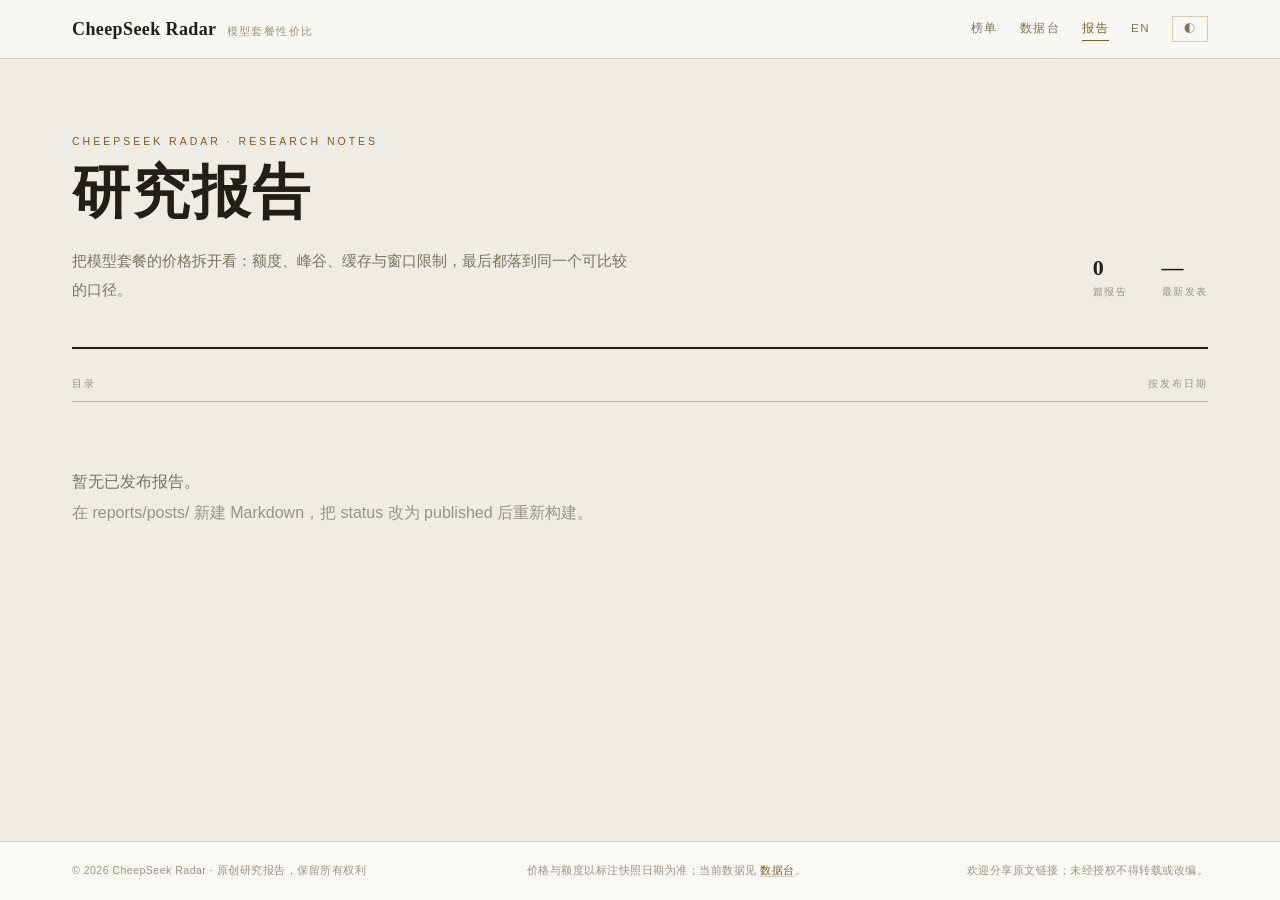
<file: site/reports/index.html>
<!DOCTYPE html>
<html lang="zh-CN">
<head>
<meta charset="utf-8">
<meta name="viewport" content="width=device-width, initial-scale=1">
<title>研究报告 · CheepSeek Radar</title>
<meta name="description" content="CheepSeek Radar 的研究报告：模型套餐价格、订阅额度与每亿 token 口径。">
<meta name="color-scheme" content="light dark">
<script>
/* 主题偏好预读：localStorage csr_theme（light/dark/system）> system；越早执行越少闪烁 */
  (function () {
    var v = "system";
    try { v = localStorage.getItem("csr_theme") || "system"; } catch (e) {}
    if (v !== "light" && v !== "dark" && v !== "system") v = "system";
    var eff = v === "system" ? (matchMedia("(prefers-color-scheme: dark)").matches ? "dark" : "light") : v;
    var h = document.documentElement;
    h.setAttribute("data-theme", eff);
    h.setAttribute("data-theme-pref", v);
    h.style.colorScheme = eff;
    if (v === "system") h.setAttribute("data-theme-sys", matchMedia("(prefers-color-scheme: dark)").matches ? "dark" : "light");
  })();
</script>
<link rel="icon" href="assets/favicon.svg" type="image/svg+xml">
<link rel="icon" href="assets/favicon.ico" sizes="16x16 32x32 48x48">
<link rel="apple-touch-icon" href="assets/apple-touch-icon.png">
<link rel="stylesheet" href="assets/report.css">
</head>
<body>
<header class="site-head">
  <div class="site-head-inner">
    <a class="brand" href="../">CheepSeek Radar<span>模型套餐性价比</span></a>
    <nav class="site-nav" aria-label="主导航">
      <a href="../#top">榜单</a>
      <a href="../#dataSheet">数据台</a>
      <a href="./" class="on" aria-current="page">报告</a>
      <a class="lang-link" href="en/">EN</a>
      <span class="theme-sw">
      <button type="button" id="themeBtn" title="主题：浅色 → 深色 → 跟随系统 / Theme: light → dark → system" aria-label="切换主题 / Switch theme">☀</button>
    </span>
    </nav>
  </div>
</header>
<main class="page">
  <section class="masthead">
    <div class="masthead-main">
      <p class="kicker">CheepSeek Radar · Research Notes</p>
      <h1>研究报告</h1>
      <p class="lede">把模型套餐的价格拆开看：额度、峰谷、缓存与窗口限制，最后都落到同一个可比较的口径。</p>
      
    </div>
    <div class="masthead-side">
      <div><span class="num">0</span><span class="lab">篇报告</span></div>
      <div><span class="num">—</span><span class="lab">最新发表</span></div>
    </div>
  </section>
  <section class="issue-index">
    <div class="index-label"><span>目录</span><span>按发布日期</span></div>
    <div class="empty"><p>暂无已发布报告。</p><p class="empty-sub">在 reports/posts/ 新建 Markdown，把 status 改为 published 后重新构建。</p></div>
  </section>
</main>
<footer class="site-foot">
  <div class="site-foot-inner">
    <span>© 2026 CheepSeek Radar · 原创研究报告，保留所有权利</span>
    <span>价格与额度以标注快照日期为准；当前数据见 <a href="../#dataSheet">数据台</a>。</span>
    <span>欢迎分享原文链接；未经授权不得转载或改编。</span>
  </div>
</footer>
<script>
  (function () {
    "use strict";
    function applyTheme() {
      var pref = "system";
      try { pref = localStorage.getItem("csr_theme") || "system"; } catch (e) {}
      if (pref !== "light" && pref !== "dark" && pref !== "system") pref = "system";
      var mq = window.matchMedia ? window.matchMedia("(prefers-color-scheme: dark)") : null;
      var eff = pref === "system" ? (mq && mq.matches ? "dark" : "light") : pref;
      var h = document.documentElement;
      h.setAttribute("data-theme", eff);
      h.setAttribute("data-theme-pref", pref);
      h.style.colorScheme = eff;
      var b = document.getElementById("themeBtn");
      if (b) b.textContent = (pref === "dark") ? "☾" : (pref === "system" ? "◐" : "☀");
    }
    var tb = document.getElementById("themeBtn");
    if (tb) tb.addEventListener("click", function () {
      var pref = "system";
      try { pref = localStorage.getItem("csr_theme") || "system"; } catch (e) {}
      if (pref !== "light" && pref !== "dark" && pref !== "system") pref = "system";
      var next = (pref === "light") ? "dark" : (pref === "dark" ? "system" : "light");
      try { localStorage.setItem("csr_theme", next); } catch (err) {}
      applyTheme();
    });
    var mq = window.matchMedia ? window.matchMedia("(prefers-color-scheme: dark)") : null;
    if (mq) {
      var onChange = function () { applyTheme(); };
      if (mq.addEventListener) mq.addEventListener("change", onChange);
      else if (mq.addListener) mq.addListener(onChange);
    }
    applyTheme();
  })();
</script>
</body>
</html>
</file>
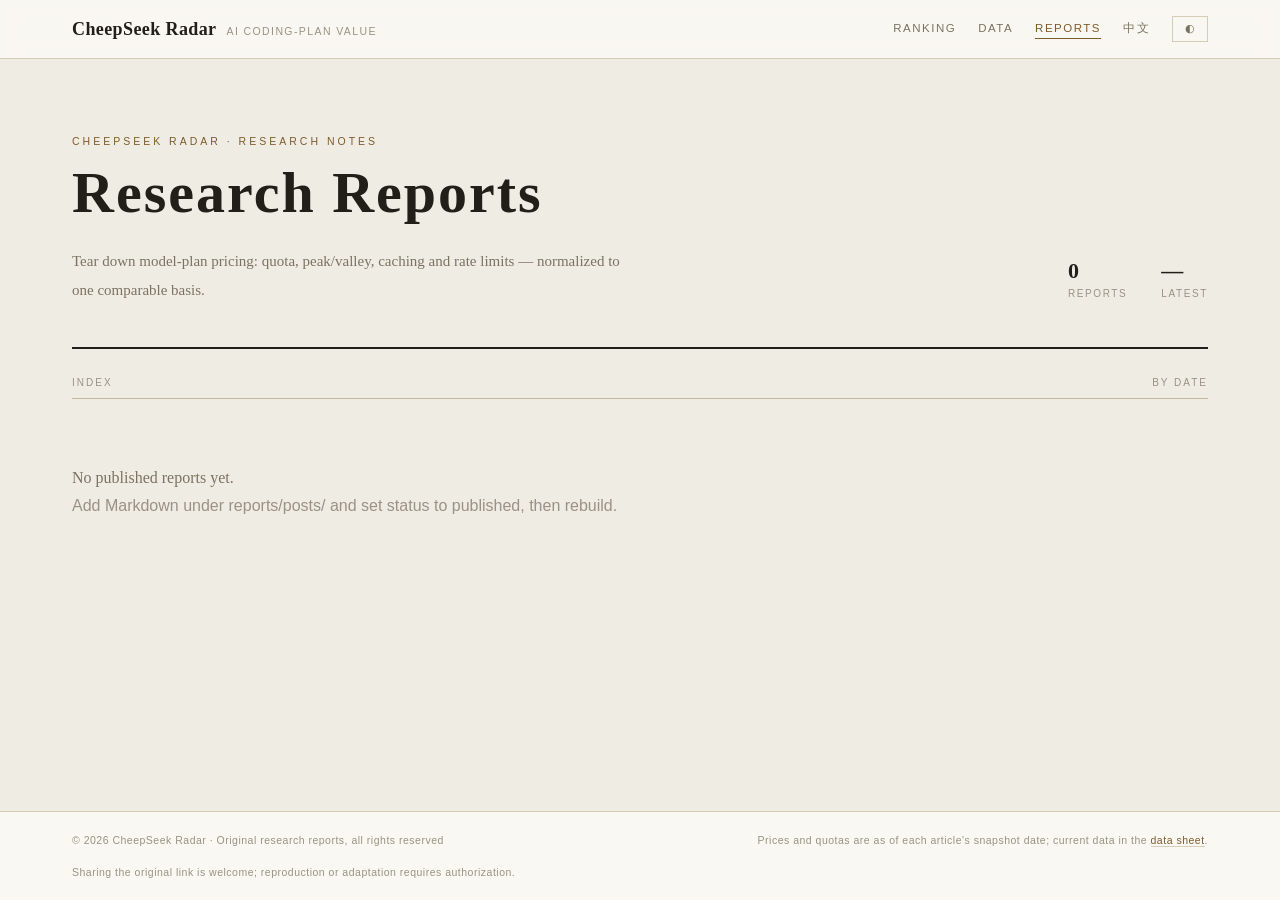
<file: site/reports/en/index.html>
<!DOCTYPE html>
<html lang="en">
<head>
<meta charset="utf-8">
<meta name="viewport" content="width=device-width, initial-scale=1">
<title>Research Reports · CheepSeek Radar</title>
<meta name="description" content="CheepSeek Radar research reports: model plan pricing, quotas and the per-100M-token basis.">
<meta name="color-scheme" content="light dark">
<script>
/* 主题偏好预读：localStorage csr_theme（light/dark/system）> system；越早执行越少闪烁 */
  (function () {
    var v = "system";
    try { v = localStorage.getItem("csr_theme") || "system"; } catch (e) {}
    if (v !== "light" && v !== "dark" && v !== "system") v = "system";
    var eff = v === "system" ? (matchMedia("(prefers-color-scheme: dark)").matches ? "dark" : "light") : v;
    var h = document.documentElement;
    h.setAttribute("data-theme", eff);
    h.setAttribute("data-theme-pref", v);
    h.style.colorScheme = eff;
    if (v === "system") h.setAttribute("data-theme-sys", matchMedia("(prefers-color-scheme: dark)").matches ? "dark" : "light");
  })();
</script>
<link rel="icon" href="../assets/favicon.svg" type="image/svg+xml">
<link rel="icon" href="../assets/favicon.ico" sizes="16x16 32x32 48x48">
<link rel="apple-touch-icon" href="../assets/apple-touch-icon.png">
<link rel="stylesheet" href="../assets/report.css">
</head>
<body>
<header class="site-head">
  <div class="site-head-inner">
    <a class="brand" href="../../">CheepSeek Radar<span>AI Coding-Plan Value</span></a>
    <nav class="site-nav" aria-label="Main navigation">
      <a href="../../#top">Ranking</a>
      <a href="../../#dataSheet">Data</a>
      <a href="./" class="on" aria-current="page">Reports</a>
      <a class="lang-link" href="../">中文</a>
      <span class="theme-sw">
      <button type="button" id="themeBtn" title="主题：浅色 → 深色 → 跟随系统 / Theme: light → dark → system" aria-label="切换主题 / Switch theme">☀</button>
    </span>
    </nav>
  </div>
</header>
<main class="page">
  <section class="masthead">
    <div class="masthead-main">
      <p class="kicker">CheepSeek Radar · Research Notes</p>
      <h1>Research Reports</h1>
      <p class="lede">Tear down model-plan pricing: quota, peak/valley, caching and rate limits — normalized to one comparable basis.</p>
      
    </div>
    <div class="masthead-side">
      <div><span class="num">0</span><span class="lab">Reports</span></div>
      <div><span class="num">—</span><span class="lab">Latest</span></div>
    </div>
  </section>
  <section class="issue-index">
    <div class="index-label"><span>Index</span><span>By date</span></div>
    <div class="empty"><p>No published reports yet.</p><p class="empty-sub">Add Markdown under reports/posts/ and set status to published, then rebuild.</p></div>
  </section>
</main>
<footer class="site-foot">
  <div class="site-foot-inner">
    <span>© 2026 CheepSeek Radar · Original research reports, all rights reserved</span>
    <span>Prices and quotas are as of each article's snapshot date; current data in the <a href="../../#dataSheet">data sheet</a>.</span>
    <span>Sharing the original link is welcome; reproduction or adaptation requires authorization.</span>
  </div>
</footer>
<script>
  (function () {
    "use strict";
    function applyTheme() {
      var pref = "system";
      try { pref = localStorage.getItem("csr_theme") || "system"; } catch (e) {}
      if (pref !== "light" && pref !== "dark" && pref !== "system") pref = "system";
      var mq = window.matchMedia ? window.matchMedia("(prefers-color-scheme: dark)") : null;
      var eff = pref === "system" ? (mq && mq.matches ? "dark" : "light") : pref;
      var h = document.documentElement;
      h.setAttribute("data-theme", eff);
      h.setAttribute("data-theme-pref", pref);
      h.style.colorScheme = eff;
      var b = document.getElementById("themeBtn");
      if (b) b.textContent = (pref === "dark") ? "☾" : (pref === "system" ? "◐" : "☀");
    }
    var tb = document.getElementById("themeBtn");
    if (tb) tb.addEventListener("click", function () {
      var pref = "system";
      try { pref = localStorage.getItem("csr_theme") || "system"; } catch (e) {}
      if (pref !== "light" && pref !== "dark" && pref !== "system") pref = "system";
      var next = (pref === "light") ? "dark" : (pref === "dark" ? "system" : "light");
      try { localStorage.setItem("csr_theme", next); } catch (err) {}
      applyTheme();
    });
    var mq = window.matchMedia ? window.matchMedia("(prefers-color-scheme: dark)") : null;
    if (mq) {
      var onChange = function () { applyTheme(); };
      if (mq.addEventListener) mq.addEventListener("change", onChange);
      else if (mq.addListener) mq.addListener(onChange);
    }
    applyTheme();
  })();
</script>
</body>
</html>
</file>
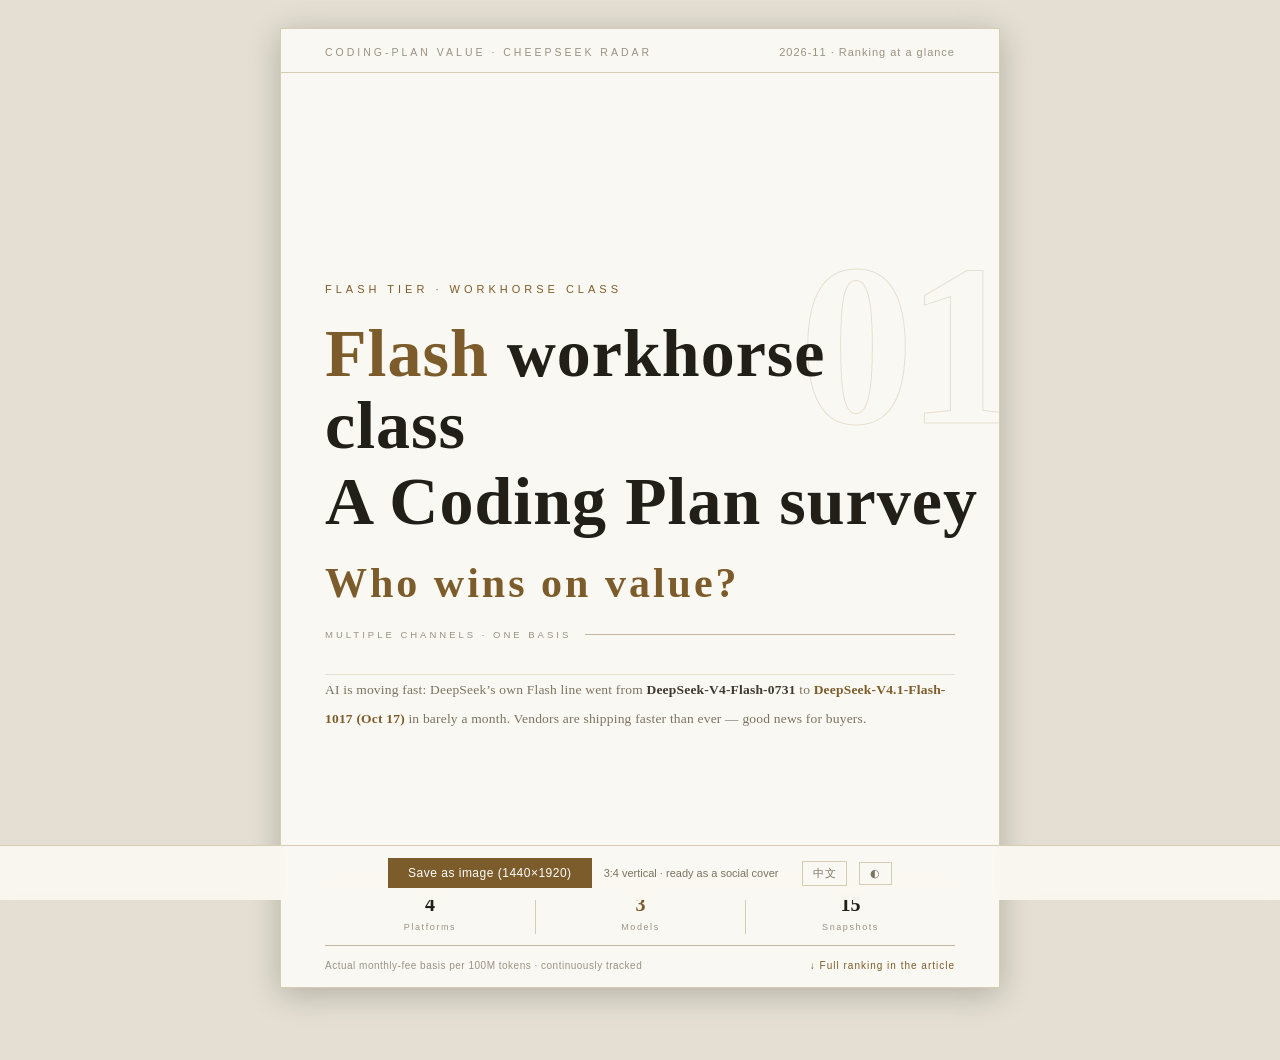
<file: monitor/poster.html>
<!DOCTYPE html>
<html lang="zh-CN">
<head>
<meta charset="UTF-8">
<meta name="color-scheme" content="light dark">
<title>海报 · CheepSeek Radar</title>
<script>
/* 语言偏好：与监控台共用 csr_lang */
  (function () {
    try {
      var v = localStorage.getItem("csr_lang");
      if (v !== "zh" && v !== "en") v = ((navigator.language || "en").toLowerCase().indexOf("zh") === 0) ? "zh" : "en";
      window.__LANG = v;
    } catch (e) { window.__LANG = "zh"; }
  })();
</script>
<script>
/* 主题偏好预读：localStorage csr_theme（light/dark/system）> system；越早执行越少闪烁 */
  (function () {
    var v = "system";
    try { v = localStorage.getItem("csr_theme") || "system"; } catch (e) {}
    if (v !== "light" && v !== "dark" && v !== "system") v = "system";
    var eff = v === "system" ? (matchMedia("(prefers-color-scheme: dark)").matches ? "dark" : "light") : v;
    var h = document.documentElement;
    h.setAttribute("data-theme", eff);
    h.setAttribute("data-theme-pref", v);
    h.style.colorScheme = eff;
    if (v === "system") h.setAttribute("data-theme-sys", matchMedia("(prefers-color-scheme: dark)").matches ? "dark" : "light");
  })();
</script>
<link rel="icon" href="favicon.svg" type="image/svg+xml">
<link rel="icon" href="favicon.ico" sizes="16x16 32x32 48x48">
<link rel="apple-touch-icon" href="apple-touch-icon.png">
<style>
  *, *::before, *::after { margin: 0; padding: 0; box-sizing: border-box; }
  :root {
    --serif: Georgia, "Source Han Serif SC", "Noto Serif SC", "Songti SC", "SimSun", serif;
    --serif-bold: "Source Han Serif SC", "Noto Serif SC", "Songti SC", "SimSun", Georgia, serif;
    --sans: "Source Han Sans SC", "Noto Sans SC", "Microsoft YaHei", "PingFang SC", "Helvetica Neue", Arial, sans-serif;
    /* 与监控台同一色系：青铜 BRONZE */
    --ink: #221f19; --ink-2: #3f3930; --muted: #7b7361; --muted-2: #9a9284;
    --line: #d6cbb3; --line-soft: #e7dfd0; --line-deep: #c2b69f;
    --paper: #faf8f2; --band: #f3efe4; --warm: #efe4cd; --bar: #e9e2d1;
    --accent: #7d5c2c; --accent-hi: #8f6a34; --accent2: #3f5d55;
    /* 语义 token（主题系统）：page-bg=页面外底色；tools-bg=底部工具条半透明底；
       on-accent=--accent 底上的文字 */
    --page-bg: #e4dfd2;
    --tools-bg: rgba(250, 248, 242, .94);
    --on-accent: #ffffff;
    color-scheme: light;
  }
  /* ===== 深色主题：暖炭底 + 亮铜金（海报画布钉浅色，仅页面底与工具条随主题） ===== */
  html[data-theme="dark"] {
    --ink: #ece5d6; --ink-2: #d5cbb8; --muted: #a89d87; --muted-2: #857b68;
    --line: #453d2e; --line-soft: #352f24; --line-deep: #574d38;
    --paper: #211d16; --band: #292319; --warm: #33291a; --bar: #3b3425;
    --accent: #c9a25e; --accent-hi: #d9b674; --accent2: #8fb3a8;
    --page-bg: #171410;
    --tools-bg: rgba(23, 20, 16, .92);
    --on-accent: #241d10;
    color-scheme: dark;
  }
  body {
    background: var(--page-bg); font-family: var(--serif); color: var(--ink);
    min-height: 100vh; display: flex; flex-direction: column; align-items: center;
    padding: 28px 16px 72px; -webkit-font-smoothing: antialiased;
  }

  /* ============ 海报画布（3:4 = 720×960，导出 2× = 1440×1920） ============ */
  .poster {
    width: 720px; height: 960px; flex: none;
    background: var(--paper); border: 1px solid var(--line);
    box-shadow: 0 6px 30px rgba(0,0,0,0.22);
    display: flex; flex-direction: column; overflow: hidden; position: relative;
    /* 导出画布钉浅色：深色下导出 PNG 仍为浅色版式。必须用类选择器在元素上重声明
       变量——capture 克隆画布时无 html[data-theme]，类选择器在克隆环境依然命中 */
    --ink: #221f19; --ink-2: #3f3930; --muted: #7b7361; --muted-2: #9a9284;
    --line: #d6cbb3; --line-soft: #e7dfd0; --line-deep: #c2b69f;
    --paper: #faf8f2; --band: #f3efe4; --warm: #efe4cd; --bar: #e9e2d1;
    --accent: #7d5c2c; --accent-hi: #8f6a34; --accent2: #3f5d55;
    --page-bg: #e4dfd2;
    --tools-bg: rgba(250, 248, 242, .94);
    --on-accent: #ffffff;
  }

  /* 顶部：栏目条 */
  .p-top {
    display: flex; align-items: center; justify-content: space-between;
    padding: 17px 44px 14px; border-bottom: 1px solid var(--line);
    font-family: var(--sans); font-size: 10.5px; letter-spacing: 3px;
    color: var(--muted-2); text-transform: uppercase;
  }
  .p-top .rt { letter-spacing: 1px; text-transform: none; font-size: 11px; }

  /* 主体 */
  .p-body { flex: 1; padding: 84px 44px 0; display: flex; flex-direction: column; justify-content: center; position: relative; min-height: 0; }

  /* 大标题：艺术化处理——极端字号对比 + 关键词强调 + 竖线装饰 */
  .p-kicker {
    font-family: var(--sans); font-size: 11px; letter-spacing: 4px;
    color: var(--accent); text-transform: uppercase; margin-bottom: 22px;
  }
  .p-title { font-family: var(--serif-bold); font-weight: 900; line-height: 1.06; letter-spacing: 1px; }
  .p-title .l1 { display: block; font-size: 68px; }
  .p-title .l1 em { font-style: normal; color: var(--accent); }
  .p-title .l2 { display: block; font-size: 68px; margin-top: 4px; white-space: nowrap; }
  .p-title .l3 {
    display: block; font-size: 42px; margin-top: 24px; letter-spacing: 3px;
    color: var(--accent); font-weight: 900;
  }
  .p-title .l3 small { font-size: 26px; letter-spacing: 1px; color: var(--ink-2); font-weight: 700; }

  /* 分隔：发丝线 + 竖排装饰字 */
  .p-rule { display: flex; align-items: center; gap: 14px; margin: 24px 0 0; }
  .p-rule .ln { flex: 1; height: 1px; background: var(--line-deep); }
  .p-rule .deco {
    font-family: var(--sans); font-size: 9.5px; letter-spacing: 3px;
    color: var(--muted-2); text-transform: uppercase; flex: none;
  }

  /* 背景装饰：巨大的空心数字（很淡，作为版面肌理） */
  .p-wm {
    position: absolute; right: -14px; top: 158px; z-index: 0;
    font-family: var(--serif-bold); font-weight: 900; font-size: 230px; line-height: 1;
    color: transparent; -webkit-text-stroke: 1px var(--line); opacity: .55;
    pointer-events: none; user-select: none; letter-spacing: -8px;
  }
  .p-body > *:not(.p-wm) { position: relative; z-index: 1; }

  /* 正文小字：尽量小但可读（12px @720 → 导出 2× 后 24px 实像素） */
  .p-text {
    margin: 34px 0 0; padding: 0; max-width: 100%;
    font-size: 13.5px; line-height: 2.15; color: var(--muted); letter-spacing: .2px;
    border-top: 1px solid var(--line-soft);
  }
  .p-text b { color: var(--ink-2); font-weight: 700; }
  .p-text .hl { color: var(--accent); font-weight: 700; }

  /* 底部：数据锚点 + 落款 */
  .p-foot { margin-top: auto; padding: 22px 44px 16px; flex: none; }
  .p-stats {
    display: grid; grid-template-columns: repeat(3, 1fr);
    border-top: 1px solid var(--line-deep); border-bottom: 1px solid var(--line-deep);
    padding: 11px 0; margin-bottom: 14px;
  }
  .p-stats .st { text-align: center; }
  .p-stats .st + .st { border-left: 1px solid var(--line); }
  .p-stats .st b { display: block; font-family: var(--serif-bold); font-weight: 900; font-size: 20px; line-height: 1.15; }
  .p-stats .st.mid b { color: var(--accent); }
  .p-stats .st i { font-style: normal; font-family: var(--sans); font-size: 9px; letter-spacing: 1.6px; color: var(--muted-2); }
  .p-sign {
    display: flex; align-items: baseline; justify-content: space-between;
    font-family: var(--sans); font-size: 10px; color: var(--muted-2); letter-spacing: .5px;
  }
  .p-sign .u { color: var(--accent); letter-spacing: 1px; }

  /* ============ 工具条（不参与导出） ============ */
  .tools {
    position: fixed; left: 0; right: 0; bottom: 0; z-index: 50;
    display: flex; align-items: center; justify-content: center; gap: 12px;
    padding: 12px; background: var(--tools-bg, rgba(250,248,242,.94));
    border-top: 1px solid var(--line); backdrop-filter: blur(6px);
    font-family: var(--sans);
  }
  .tools button {
    font-family: var(--sans); font-size: 12px; letter-spacing: .5px;
    background: var(--accent); color: var(--on-accent); border: none; padding: 8px 20px; cursor: pointer;
  }
  .tools button:hover { background: var(--accent-hi); }
  .tools button:disabled { opacity: .5; cursor: default; }
  .tools .hint { font-size: 11px; color: var(--muted); }
  .tools .ok { font-size: 11px; color: var(--accent2); }
  .tools .sw-group { display: inline-flex; align-items: center; border: 1px solid var(--line); background: var(--paper); }
  .tools .sw-group button { background: none; color: var(--muted); padding: 4px 10px; font-size: 11px; }
  .tools .sw-group button + button { border-left: 1px solid var(--line-soft); }
  .tools .sw-group button.on { background: var(--accent); color: var(--on-accent); }
  .tools .sw-group button:not(.on):hover { color: var(--accent); }
</style>
</head>
<body>

<div class="poster" id="poster">
  <div class="p-top">
    <span id="pBrand" data-i18n-html="p.brand">模型套餐性价比 · CheepSeek Radar</span>
    <span class="rt" data-i18n="p.rt">2026-11 · 榜单速览</span>
  </div>

  <div class="p-body">
    <div class="p-wm">01</div>
    <div class="p-kicker" data-i18n="p.kicker">Flash 级 · 力工档</div>
    <div class="p-title">
      <span class="l1"><em>Flash</em> <span data-i18n="p.l1">力工级别</span></span>
      <span class="l2"><span data-i18n="p.l2">Coding Plan 盘点</span></span>
      <span class="l3"><span data-i18n="p.l3">哪家性价比高？</span></span>
    </div>
    <div class="p-rule"><span class="deco" data-i18n="p.deco">多家渠道 · 统一口径</span><span class="ln"></span></div>
    <p class="p-text" data-i18n-html="p.text">
      现在 AI 变化快啊，光是 <b>DeepSeek</b> 自己 Flash 从 <b>DeepSeek-V4-Flash-0731</b>
      迭代到了 <span class="hl">10 月 17 日的 DeepSeek-V4.1-Flash-1017</span>
      也就花了一个多月，现在 AI 各大厂发版是越来越快了，不过这也是好事啊。
    </p>
  </div>

  <div class="p-foot">
    <div class="p-stats">
      <div class="st"><b>4</b><i data-i18n="p.platforms">平台</i></div>
      <div class="st mid"><b>3</b><i data-i18n="p.models">模型</i></div>
      <div class="st"><b>15</b><i data-i18n="p.snapshots">快照</i></div>
    </div>
    <div class="p-sign">
      <span data-i18n="p.sign">每 1 亿 Token 实际月费口径 · 持续巡检中</span>
      <span class="u" data-i18n="p.cta">↓ 完整榜单见正文</span>
    </div>
  </div>
</div>

<div class="tools">
  <button id="btnSave" data-i18n="p.saveBtn">保存为图片（1440×1920）</button>
  <span class="hint" data-i18n="p.hint">3:4 竖版 · 可直接作自媒体封面</span>
  <span class="ok" id="saveMsg"></span>
  <span class="sw-group">
    <button type="button" id="langBtn" title="切换语言 / Switch language" aria-label="切换语言 / Switch language">EN</button>
  </span>
  <span class="sw-group">
    <button type="button" id="themeBtn" title="主题：浅色 → 深色 → 跟随系统 / Theme: light → dark → system" aria-label="切换主题 / Switch theme">☀</button>
  </span>
</div>

<script>
(function () {
  "use strict";
  var $ = function (id) { return document.getElementById(id); };

  /* ===== i18n（与监控台共用 localStorage csr_lang） ===== */
  var I18N = {
    zh: {
      "doc.title": "海报 · CheepSeek Radar",
      "p.brand": "模型套餐性价比",
      "p.rt": "2026-11 · 榜单速览",
      "p.kicker": "Flash 级 · 力工档",
      "p.l1": "力工级别",
      "p.l2": "Coding Plan 盘点",
      "p.l3": "哪家性价比高？",
      "p.deco": "多家渠道 · 统一口径",
      "p.text": '现在 AI 变化快啊，光是 <b>DeepSeek</b> 自己 Flash 从 <b>DeepSeek-V4-Flash-0731</b> 迭代到了 <span class="hl">10 月 17 日的 DeepSeek-V4.1-Flash-1017</span> 也就花了一个多月，现在 AI 各大厂发版是越来越快了，不过这也是好事啊。',
      "p.platforms": "平台",
      "p.models": "模型",
      "p.snapshots": "快照",
      "p.sign": "每 1 亿 Token 实际月费口径 · 持续巡检中",
      "p.cta": "↓ 完整榜单见正文",
      "p.saveBtn": "保存为图片（1440×1920）",
      "p.hint": "3:4 竖版 · 可直接作自媒体封面",
      "p.saving": "生成中…",
      "p.saved": "已保存 ✓",
      "p.saveFail": "失败：{msg}"
    },
    en: {
      "doc.title": "Poster · CheepSeek Radar",
      "p.brand": "Coding-Plan Value",
      "p.rt": "2026-11 · Ranking at a glance",
      "p.kicker": "Flash tier · workhorse class",
      "p.l1": "workhorse class",
      "p.l2": "A Coding Plan survey",
      "p.l3": "Who wins on value?",
      "p.deco": "Multiple channels · one basis",
      "p.text": 'AI is moving fast: DeepSeek\u2019s own Flash line went from <b>DeepSeek-V4-Flash-0731</b> to <span class="hl">DeepSeek-V4.1-Flash-1017 (Oct 17)</span> in barely a month. Vendors are shipping faster than ever \u2014 good news for buyers.',
      "p.platforms": "Platforms",
      "p.models": "Models",
      "p.snapshots": "Snapshots",
      "p.sign": "Actual monthly-fee basis per 100M tokens · continuously tracked",
      "p.cta": "↓ Full ranking in the article",
      "p.saveBtn": "Save as image (1440×1920)",
      "p.hint": "3:4 vertical · ready as a social cover",
      "p.saving": "Rendering…",
      "p.saved": "Saved ✓",
      "p.saveFail": "Failed: {msg}"
    }
  };

  var LANG = window.__LANG || "zh";
  function t(key) {
    var d = I18N[LANG] || I18N.zh;
    var s = (key in d) ? d[key] : I18N.zh[key];
    return s === undefined ? key : s;
  }
  function tf(key, vars) {
    var s = t(key);
    if (vars) for (var k in vars) s = s.split("{" + k + "}").join(vars[k]);
    return s;
  }
  function applyStaticText() {
    var i, nodes;
    nodes = document.querySelectorAll("[data-i18n]");
    for (i = 0; i < nodes.length; i++) nodes[i].textContent = t(nodes[i].getAttribute("data-i18n"));
    nodes = document.querySelectorAll("[data-i18n-html]");
    for (i = 0; i < nodes.length; i++) nodes[i].innerHTML = t(nodes[i].getAttribute("data-i18n-html"));
    nodes = document.querySelectorAll("[data-i18n-ph]");
    for (i = 0; i < nodes.length; i++) nodes[i].setAttribute("placeholder", t(nodes[i].getAttribute("data-i18n-ph")));
    nodes = document.querySelectorAll("[data-i18n-title]");
    for (i = 0; i < nodes.length; i++) nodes[i].setAttribute("title", t(nodes[i].getAttribute("data-i18n-title")));
    nodes = document.querySelectorAll("[data-i18n-aria]");
    for (i = 0; i < nodes.length; i++) nodes[i].setAttribute("aria-label", t(nodes[i].getAttribute("data-i18n-aria")));
  }

  // 导出图署名：默认产品名；改成个人 IP / 团队名即可
  var SIGNATURE = 'CheepSeek Radar';
  function updateBrand() {
    $("pBrand").textContent = t("p.brand") + " · " + SIGNATURE;
  }
  function setLang(lang) {
    LANG = lang;
    try { localStorage.setItem("csr_lang", lang); } catch (e) {}
    document.documentElement.lang = lang === "zh" ? "zh-CN" : "en";
    document.title = t("doc.title");
    applyStaticText();
    updateBrand();
  }
  function syncLangSw() {
    // 单击切换式：按钮上显示「目标语言」
    var b = document.getElementById("langBtn");
    if (b) b.textContent = (LANG === "zh") ? "EN" : "中文";
  }
  document.getElementById("langBtn").addEventListener("click", function () {
    setLang(LANG === "zh" ? "en" : "zh");
    syncLangSw();
  });

  /* ===== 主题（Light / Dark / System，与监控台共用 csr_theme） ===== */
  function applyTheme() {
    var pref = "system";
    try { pref = localStorage.getItem("csr_theme") || "system"; } catch (e) {}
    if (pref !== "light" && pref !== "dark" && pref !== "system") pref = "system";
    var mq = window.matchMedia ? window.matchMedia("(prefers-color-scheme: dark)") : null;
    var eff = pref === "system" ? (mq && mq.matches ? "dark" : "light") : pref;
    var h = document.documentElement;
    h.setAttribute("data-theme", eff);
    h.setAttribute("data-theme-pref", pref);
    h.style.colorScheme = eff;
    var b = document.getElementById("themeBtn");
    if (b) b.textContent = (pref === "dark") ? "☾" : (pref === "system" ? "◐" : "☀");
  }
  document.getElementById("themeBtn").addEventListener("click", function () {
    var pref = "system";
    try { pref = localStorage.getItem("csr_theme") || "system"; } catch (e) {}
    if (pref !== "light" && pref !== "dark" && pref !== "system") pref = "system";
    var next = (pref === "light") ? "dark" : (pref === "dark" ? "system" : "light");
    try { localStorage.setItem("csr_theme", next); } catch (err) {}
    applyTheme();
  });
  // 跟随系统：pref 为 system 时，系统深浅切换即时生效
  (function () {
    var mq = window.matchMedia ? window.matchMedia("(prefers-color-scheme: dark)") : null;
    if (!mq) return;
    var onChange = function () { applyTheme(); };
    if (mq.addEventListener) mq.addEventListener("change", onChange);
    else if (mq.addListener) mq.addListener(onChange);
  })();

  // SVG foreignObject → canvas → PNG（与监控台同一套零依赖导出）
  function capture(el, scale) {
    return new Promise(function (resolve, reject) {
      var w = el.offsetWidth || 720, h = el.offsetHeight || 960;
      var clone = el.cloneNode(true);
      var body = new XMLSerializer().serializeToString(clone);
      var styleText = "";
      var styles = document.querySelectorAll("style");
      for (var s = 0; s < styles.length; s++) styleText += styles[s].textContent;
      styleText = styleText.replace(/&/g, "&amp;").replace(/</g, "&lt;");
      var svg = '<svg xmlns="http://www.w3.org/2000/svg" width="' + w + '" height="' + h + '">' +
        "<style>" + styleText + "</style>" +
        '<foreignObject width="100%" height="100%">' +
        '<div xmlns="http://www.w3.org/1999/xhtml">' + body + "</div></foreignObject></svg>";
      var img = new Image();
      img.onload = function () {
        var canvas = document.createElement("canvas");
        canvas.width = w * scale; canvas.height = h * scale;
        var ctx = canvas.getContext("2d");
        ctx.scale(scale, scale);
        ctx.drawImage(img, 0, 0, w, h);
        resolve(canvas.toDataURL("image/png"));
      };
      img.onerror = function (e) { reject(e); };
      img.src = "data:image/svg+xml;charset=utf-8," + encodeURIComponent(svg);
    });
  }

  $("btnSave").addEventListener("click", function () {
    $("btnSave").disabled = true;
    $("saveMsg").textContent = t("p.saving");
    capture($("poster"), 2).then(function (url) {
      var a = document.createElement("a");
      a.href = url; a.download = "flash-coding-plan-poster.png";
      document.body.appendChild(a); a.click(); a.remove();
      $("saveMsg").textContent = t("p.saved");
    }).catch(function (e) {
      $("saveMsg").textContent = tf("p.saveFail", { msg: e.message });
    }).finally(function () { $("btnSave").disabled = false; });
  });

  // 初始应用语言与主题
  document.documentElement.lang = LANG === "zh" ? "zh-CN" : "en";
  document.title = t("doc.title");
  applyStaticText();
  updateBrand();
  syncLangSw();
  applyTheme();
})();
</script>
</body>
</html>
</file>
<file: site/reports/assets/report.css>
/* CheepSeek Radar · 研究报告
   与面板共用青铜 / 象牙白视觉体系；报告页为纯静态样式，不依赖服务端。 */

:root {
  --serif: Georgia, "Source Han Serif SC", "Noto Serif SC", "Songti SC", "SimSun", serif;
  --serif-bold: "Source Han Serif SC", "Noto Serif SC", "Songti SC", "SimSun", Georgia, serif;
  --sans: "Source Han Sans SC", "Noto Sans SC", "Microsoft YaHei", "PingFang SC", "Helvetica Neue", Arial, sans-serif;
  --mono: "SFMono-Regular", Consolas, "Liberation Mono", Menlo, monospace;

  --ink: #221f19;
  --ink-2: #3f3930;
  --muted: #7b7361;
  --muted-2: #9a9284;
  --line: #d6cbb3;
  --line-soft: #e7dfd0;
  --line-deep: #c2b69f;
  --paper: #faf8f2;
  --paper-2: #fdfbf6;
  --page-bg: #efece4;
  --band: #f3efe4;
  --warm: #efe4cd;
  --accent: #7d5c2c;
  --accent-2: #3f5d55;
  /* 语义 token（主题系统）：head-bg=吸顶导航半透明底；issue-hover=目录行悬停渐变；
     tag-bg=标签半透明底；on-accent=--accent 底上的文字（主题切换高亮） */
  --head-bg: rgba(250, 248, 242, .94);
  --issue-hover: rgba(239, 228, 205, .38);
  --tag-bg: rgba(250, 248, 242, .6);
  --on-accent: #ffffff;
  color-scheme: light;
}

/* ===== 深色主题：暖炭底 + 亮铜金（与监控台同一套深色变量） ===== */
html[data-theme="dark"] {
  --ink: #ece5d6;
  --ink-2: #d5cbb8;
  --muted: #a89d87;
  --muted-2: #857b68;
  --line: #453d2e;
  --line-soft: #352f24;
  --line-deep: #574d38;
  --paper: #211d16;
  --paper-2: #2a251d;
  --page-bg: #171410;
  --band: #292319;
  --warm: #33291a;
  --accent: #c9a25e;
  --accent-2: #8fb3a8;
  --head-bg: rgba(23, 20, 16, .92);
  --issue-hover: rgba(61, 50, 32, .45);
  --tag-bg: rgba(42, 37, 29, .6);
  --on-accent: #241d10;
  color-scheme: dark;
}

*, *::before, *::after { box-sizing: border-box; }

html { scroll-behavior: smooth; }

body {
  margin: 0;
  min-height: 100vh;
  display: flex;
  flex-direction: column;
  background: var(--page-bg);
  color: var(--ink);
  font-family: var(--serif);
  -webkit-font-smoothing: antialiased;
  text-rendering: optimizeLegibility;
}

a {
  color: var(--accent);
  text-decoration: none;
  border-bottom: 1px solid rgba(125, 92, 44, .28);
  transition: border-color .15s ease, color .15s ease;
}
a:hover { border-bottom-color: var(--accent); }

img { max-width: 100%; }

/* ===== 顶部导航 ===== */
.site-head {
  position: sticky; top: 0; z-index: 50;
  background: var(--head-bg);
  border-bottom: 1px solid var(--line);
  backdrop-filter: blur(8px);
}
.site-head-inner {
  max-width: 1200px; margin: 0 auto; padding: 0 32px;
  height: 58px; display: flex; align-items: center; gap: 32px;
}
.brand {
  display: flex; align-items: baseline; gap: 10px;
  color: var(--ink); border-bottom: none;
  font-family: var(--serif-bold); font-weight: 900; font-size: 18px;
  letter-spacing: .4px; white-space: nowrap;
}
.brand span {
  font-family: var(--sans); font-weight: 400; font-size: 10.5px;
  letter-spacing: 1.4px; color: var(--muted-2);
  text-transform: uppercase;
}
.site-nav {
  margin-left: auto; display: flex; align-items: center; gap: 22px;
  font-family: var(--sans); font-size: 11.5px; letter-spacing: 1.5px;
  text-transform: uppercase;
}
.site-nav a {
  color: var(--muted); border-bottom: 1px solid transparent;
  padding: 4px 0;
}
.site-nav a:hover { color: var(--accent); }
.site-nav a.on { color: var(--accent); border-bottom-color: var(--accent); }

.page { max-width: 1200px; width: 100%; margin: 0 auto; padding: 0 32px; flex: 1 0 auto; }

/* ===== 报告目录 ===== */
.masthead {
  display: flex; align-items: flex-end; justify-content: space-between; gap: 48px;
  padding: 76px 0 42px; border-bottom: 2px solid var(--ink);
}
.kicker {
  margin: 0 0 14px; font-family: var(--sans); font-size: 10.5px;
  letter-spacing: 3px; text-transform: uppercase; color: var(--accent);
}
.masthead h1 {
  margin: 0; font-family: var(--serif-bold); font-weight: 900;
  font-size: 58px; line-height: 1.1; letter-spacing: 2px;
}
.lede {
  max-width: 560px; margin: 22px 0 0; color: var(--muted);
  font-size: 15px; line-height: 1.95;
}
.preview-note {
  margin: 16px 0 0; padding: 7px 12px; display: inline-block;
  background: var(--warm); border-left: 2px solid var(--accent);
  font-family: var(--sans); font-size: 11px; color: var(--accent); letter-spacing: .3px;
}
.masthead-side {
  display: flex; gap: 34px; padding-bottom: 6px; flex: none;
  font-family: var(--sans);
}
.masthead-side > div { display: flex; flex-direction: column; gap: 4px; }
.masthead-side .num { font-family: var(--serif-bold); font-size: 22px; font-weight: 900; color: var(--ink); }
.masthead-side .lab { font-size: 10px; letter-spacing: 1.6px; color: var(--muted-2); text-transform: uppercase; }

.issue-index { padding: 28px 0 90px; }
.index-label {
  display: flex; justify-content: space-between; padding: 0 0 10px;
  border-bottom: 1px solid var(--line-deep);
  font-family: var(--sans); font-size: 10px; letter-spacing: 2px;
  color: var(--muted-2); text-transform: uppercase;
}
.issue-list { list-style: none; margin: 0; padding: 0; }
.issue a {
  display: grid; grid-template-columns: 148px minmax(0, 1fr); gap: 30px;
  padding: 32px 0; border-bottom: 1px solid var(--line);
  color: inherit; border-bottom-color: var(--line);
}
.issue a:hover { background: linear-gradient(90deg, var(--issue-hover), transparent 70%); }
.issue-date {
  display: flex; flex-direction: column; gap: 8px; align-items: flex-start;
  font-family: var(--sans); font-size: 11.5px; letter-spacing: .8px; color: var(--muted-2);
}
.issue-main { min-width: 0; }
.issue-tags { display: flex; flex-wrap: wrap; gap: 6px; margin-bottom: 9px; }
.tag {
  display: inline-block; padding: 2px 7px; border: 1px solid var(--line);
  font-family: var(--sans); font-size: 10px; letter-spacing: .6px;
  color: var(--muted); background: var(--tag-bg);
}
.issue h2 {
  margin: 0; font-family: var(--serif-bold); font-weight: 900;
  font-size: 27px; line-height: 1.4; letter-spacing: .3px;
  transition: color .15s ease; overflow-wrap: break-word;
}
.issue a:hover h2 { color: var(--accent); }
.issue p {
  max-width: 760px; margin: 10px 0 0; color: var(--muted);
  font-size: 14px; line-height: 1.9;
}
.issue-meta {
  margin-top: 14px; font-family: var(--sans); font-size: 10.5px;
  letter-spacing: .7px; color: var(--muted-2);
}
.badge {
  display: inline-block; padding: 2px 7px; border: 1px solid currentColor;
  font-family: var(--sans); font-size: 9.5px; letter-spacing: 1px;
}
.badge-draft { color: var(--accent); background: var(--warm); }

.empty { padding: 70px 0; color: var(--muted); }
.empty p { margin: 0 0 10px; font-size: 16px; }
.empty-sub { font-family: var(--sans); font-size: 12px; color: var(--muted-2); }

/* ===== 文章 ===== */
.draft-banner {
  max-width: 1200px; margin: 24px auto 0; padding: 9px 14px;
  background: var(--warm); border: 1px solid var(--line-deep);
  font-family: var(--sans); font-size: 11px; letter-spacing: .4px;
  color: var(--accent); display: flex; gap: 12px; align-items: baseline;
}
.draft-banner span { color: var(--muted); }

.article-head { max-width: 720px; margin-left: 238px; padding: 62px 0 34px; }
.article-kicker {
  font-family: var(--sans); font-size: 10.5px; letter-spacing: 1.6px;
  text-transform: uppercase; color: var(--muted-2);
  display: flex; align-items: center; gap: 10px; flex-wrap: wrap;
}
.article-kicker a { border-bottom: none; color: var(--accent); }
.article-kicker .sep { color: var(--line-deep); }
.article-head h1 {
  margin: 18px 0 0; font-family: var(--serif-bold); font-weight: 900;
  font-size: 44px; line-height: 1.28; letter-spacing: .5px;
}
.article-summary {
  margin: 22px 0 0; padding-left: 16px; border-left: 2px solid var(--accent);
  color: var(--ink-2); font-size: 17px; line-height: 1.9;
}
.article-meta {
  display: flex; flex-wrap: wrap; gap: 8px 18px; margin-top: 24px;
  font-family: var(--sans); font-size: 10.5px; letter-spacing: .5px; color: var(--muted-2);
}
.article-meta .snap {
  color: var(--accent); border: 1px solid var(--line-deep); padding: 1px 7px;
  background: var(--paper);
}
.article-tags { display: flex; flex-wrap: wrap; gap: 6px; margin-top: 18px; }

.article-layout {
  max-width: 1120px; margin: 0 auto; padding: 8px 0 80px;
  display: grid; grid-template-columns: 190px minmax(0, 720px) 1fr;
  gap: 48px; align-items: start;
}
.toc {
  position: sticky; top: 86px; align-self: start;
  padding-left: 16px; border-left: 1px solid var(--line);
  font-family: var(--sans); font-size: 11px; line-height: 1.7;
}
.toc-title {
  margin: 0 0 10px; font-size: 9.5px; letter-spacing: 2px;
  text-transform: uppercase; color: var(--muted-2);
}
.toc-list { list-style: none; margin: 0; padding: 0; }
.toc-list li { margin: 0 0 7px; }
.toc-list a { color: var(--muted); border-bottom: none; }
.toc-list a:hover { color: var(--accent); }
.toc-h3 { padding-left: 12px; }

.article-body { min-width: 0; font-size: 17px; line-height: 1.95; color: var(--ink); overflow-wrap: break-word; }
.article-body > p { margin: 1.1em 0; }
.article-body > p:first-child { margin-top: 0; }
.article-body h2 {
  margin: 2.5em 0 .75em; padding-top: .35em;
  border-top: 1px solid var(--line);
  font-family: var(--serif-bold); font-weight: 900;
  font-size: 27px; line-height: 1.35; letter-spacing: .3px;
}
.article-body h3 {
  margin: 2em 0 .55em; font-family: var(--serif-bold); font-weight: 900;
  font-size: 20px; line-height: 1.5;
}
.article-body h4 { margin: 1.6em 0 .4em; font-size: 17px; }
.article-body strong { color: var(--ink); }
.article-body em { color: var(--ink-2); }

.article-body blockquote {
  margin: 1.8em 0; padding: 18px 22px;
  background: var(--band); border-left: 3px solid var(--accent-2);
  color: var(--ink-2); font-size: 16px; line-height: 1.9;
}
.article-body blockquote p { margin: .5em 0; }
.article-body blockquote p:first-child { margin-top: 0; }
.article-body blockquote p:last-child { margin-bottom: 0; }

.article-body ul, .article-body ol { margin: 1.1em 0; padding-left: 1.45em; }
.article-body li { margin: .35em 0; }
.article-body li > ul, .article-body li > ol { margin: .3em 0; }

.article-body .table-wrap {
  margin: 1.9em 0; overflow-x: auto;
  border: 1px solid var(--line); background: var(--paper-2);
}
.article-body table {
  width: 100%; border-collapse: collapse;
  font-family: var(--sans); font-size: 13px; line-height: 1.6;
}
.article-body th {
  padding: 9px 11px; border-bottom: 1px solid var(--line-deep);
  background: var(--band); color: var(--ink-2);
  font-size: 10.5px; letter-spacing: .5px; font-weight: 600; white-space: nowrap;
}
.article-body td {
  padding: 9px 11px; border-bottom: 1px solid var(--line-soft);
  color: var(--ink-2); vertical-align: top;
}
.article-body tr:last-child td { border-bottom: none; }

.article-body code {
  font-family: var(--mono); font-size: .88em;
  background: var(--warm); color: var(--ink-2);
  padding: 1px 5px;
}
.article-body pre {
  margin: 1.8em 0; padding: 18px 20px; overflow-x: auto;
  background: #2a2721; color: #f3efe4;
  font-family: var(--mono); font-size: 13px; line-height: 1.75;
}
.article-body pre code { background: none; color: inherit; padding: 0; font-size: inherit; }

.article-body figure { margin: 2.2em 0; }
.article-body figure img {
  display: block; width: 100%; height: auto;
  border: 1px solid var(--line); background: var(--paper-2);
}
.article-body figcaption {
  margin-top: 8px; font-family: var(--sans); font-size: 11px;
  line-height: 1.65; color: var(--muted-2);
}
@media (min-width: 1101px) {
  .article-body figure { margin-right: -80px; }
}
.article-body hr {
  margin: 2.8em 0; border: none; border-top: 1px solid var(--line);
}

.article-body .block {
  margin: 2.4em 0; padding: 20px 22px;
  background: var(--band); border: 1px solid var(--line);
}
.article-body .block h3 {
  margin: 0 0 12px; font-family: var(--sans); font-size: 11px;
  letter-spacing: 2px; text-transform: uppercase; color: var(--accent);
}
.related-list, .source-list { margin: 0; padding-left: 1.2em; }
.related-list { list-style: none; padding-left: 0; }
.related-list li { border-bottom: 1px solid var(--line-soft); }
.related-list li:last-child { border-bottom: none; }
.related-list a {
  display: flex; justify-content: space-between; gap: 16px;
  padding: 9px 0; font-family: var(--sans); font-size: 12.5px;
  color: var(--ink-2); border-bottom: none;
}
.related-list a:hover { color: var(--accent); }
.related-list .arrow { color: var(--accent); }
.source-list { font-family: var(--sans); font-size: 12px; line-height: 1.7; color: var(--muted); }
.source-list li { margin: 0 0 8px; }
.source-list a { color: var(--ink-2); }
.source-list .src-date { margin-left: 8px; font-size: 10px; color: var(--muted-2); }
.block-note { margin: 14px 0 0; font-family: var(--sans); font-size: 10.5px; color: var(--muted-2); }

.article-foot {
  margin-top: 3em; padding-top: 18px; border-top: 1px solid var(--line);
  font-family: var(--sans); font-size: 11px; line-height: 1.8; color: var(--muted-2);
}
.article-foot p { margin: 0 0 7px; }
.article-foot a { color: var(--accent); }

.toc-mobile { display: none; margin: 0 0 26px; padding: 12px 16px; background: var(--band); border: 1px solid var(--line); }
.toc-mobile summary { cursor: pointer; font-family: var(--sans); font-size: 11px; letter-spacing: 1px; color: var(--accent); }
.toc-mobile .toc-title { display: none; }
.toc-mobile .toc-list { margin-top: 12px; }

/* ===== 页脚 ===== */
.site-foot { margin-top: auto; border-top: 1px solid var(--line); background: var(--paper); }
.site-foot-inner {
  max-width: 1200px; margin: 0 auto; padding: 22px 32px;
  display: flex; justify-content: space-between; gap: 20px; flex-wrap: wrap;
  font-family: var(--sans); font-size: 10.5px; letter-spacing: .5px; color: var(--muted-2);
}
.site-foot a { color: var(--accent); }

/* ===== 语言切换 ===== */
/* 位于 .site-nav 内，随导航一起参与移动端换行布局 */
.lang-link {
  font-family: var(--sans); font-size: 11.5px; letter-spacing: 1.5px;
  text-transform: uppercase;
  color: var(--muted); border-bottom: 1px solid transparent;
  padding: 4px 0;
}
.lang-link:hover { color: var(--accent); border-bottom-color: var(--accent); }

/* ===== 主题切换（Light / Dark / System） ===== */
/* 位于 .site-nav 内；高亮按钮 = accent 底 + on-accent 文字（深色下自动反转为深字金底） */
.theme-sw {
  display: inline-flex; align-items: center;
  border: 1px solid var(--line);
}
.theme-sw button {
  font-family: var(--sans); font-size: 11px; letter-spacing: .5px;
  background: none; border: none; color: var(--muted);
  padding: 4px 9px; cursor: pointer; line-height: 1.4;
}
.theme-sw button { min-width: 34px; text-align: center; }
.theme-sw button:hover { color: var(--accent); }

/* ===== 响应式 ===== */
@media (max-width: 1100px) {
  .article-head { max-width: 760px; margin: 0 auto; padding: 48px 0 30px; }
  .article-layout { display: block; max-width: 760px; margin: 0 auto; padding-bottom: 64px; }
  .toc { display: none; }
  .toc-mobile { display: block; }
}

@media (max-width: 760px) {
  .site-head-inner { height: auto; min-height: 54px; padding: 9px 20px; flex-wrap: wrap; gap: 7px 20px; }
  .brand { font-size: 16px; }
  .brand span { font-size: 9.5px; }
  .site-nav { width: 100%; justify-content: flex-start; gap: 18px; font-size: 10.5px; }
  .page { padding: 0 20px; }
  .masthead { display: block; padding: 48px 0 28px; }
  .masthead h1 { font-size: 42px; }
  .lede { font-size: 14px; }
  .masthead-side { margin-top: 24px; gap: 26px; }
  .issue-index { padding-bottom: 60px; }
  .issue a { grid-template-columns: 1fr; gap: 10px; padding: 24px 0; }
  .issue-date { flex-direction: row; align-items: center; }
  .issue h2 { font-size: 23px; }
  .issue p { font-size: 13px; }
  .draft-banner { margin: 16px 20px 0; }
  .article-head { padding: 36px 0 24px; }
  .article-head h1 { font-size: 32px; line-height: 1.35; }
  .article-summary { font-size: 15.5px; }
  .article-body { font-size: 16px; line-height: 1.9; }
  .article-body h2 { font-size: 23px; }
  .article-body h3 { font-size: 18px; }
  .article-body .table-wrap { margin-left: -20px; margin-right: -20px; border-left: none; border-right: none; }
  .article-body th, .article-body td { padding: 8px 9px; }
  .article-body pre { margin-left: -20px; margin-right: -20px; padding: 16px 20px; white-space: pre-wrap; overflow-wrap: anywhere; }
  .article-body .block { padding: 16px 16px; }
  .site-foot-inner { padding: 18px 20px; display: block; }
  .site-foot-inner span { display: block; margin-bottom: 6px; }
}

@media print {
  .site-head, .site-foot, .toc, .toc-mobile, .draft-banner { display: none !important; }
  body { background: #fff; }
  .page { max-width: none; padding: 0; }
  .article-head, .article-layout { max-width: none; margin: 0; padding: 0; display: block; }
  .article-body { font-size: 11pt; line-height: 1.8; }
  .article-body a { color: inherit; border-bottom: none; }
  .article-body pre { white-space: pre-wrap; }
}
</file>
